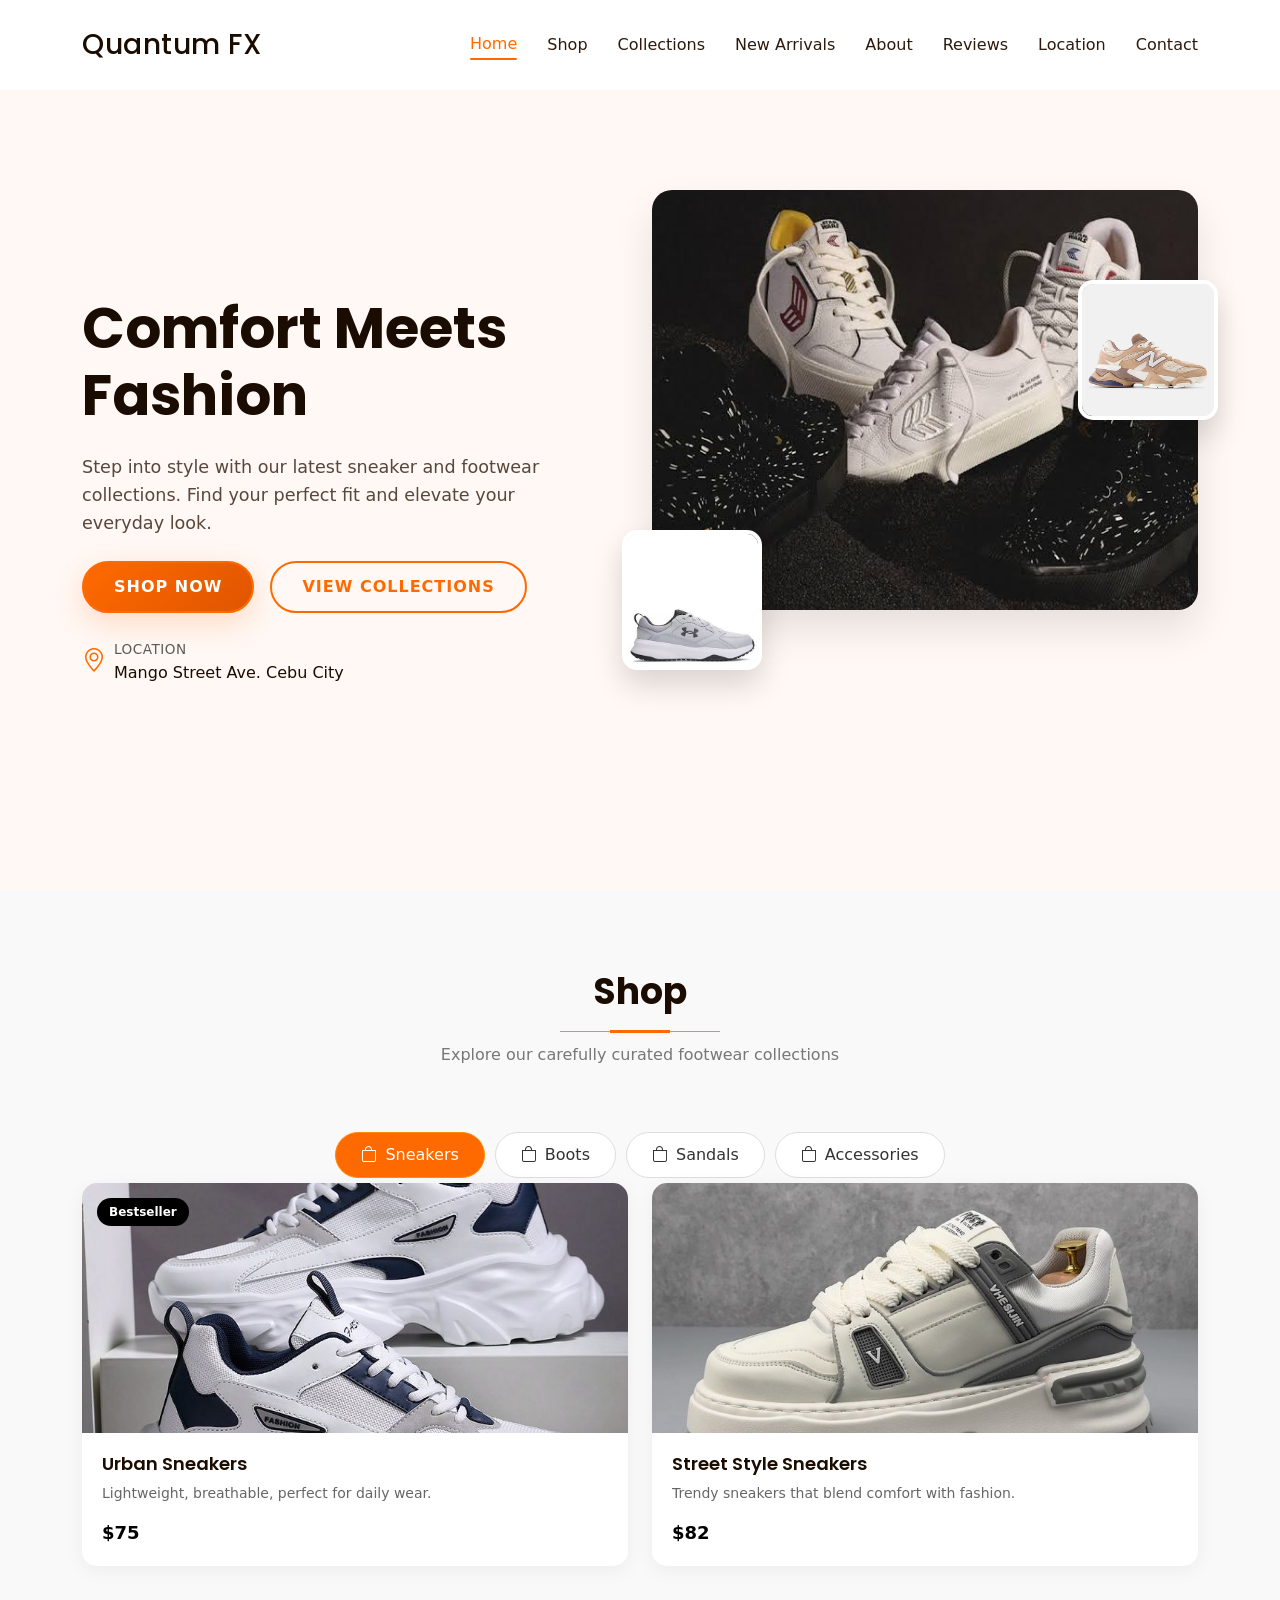
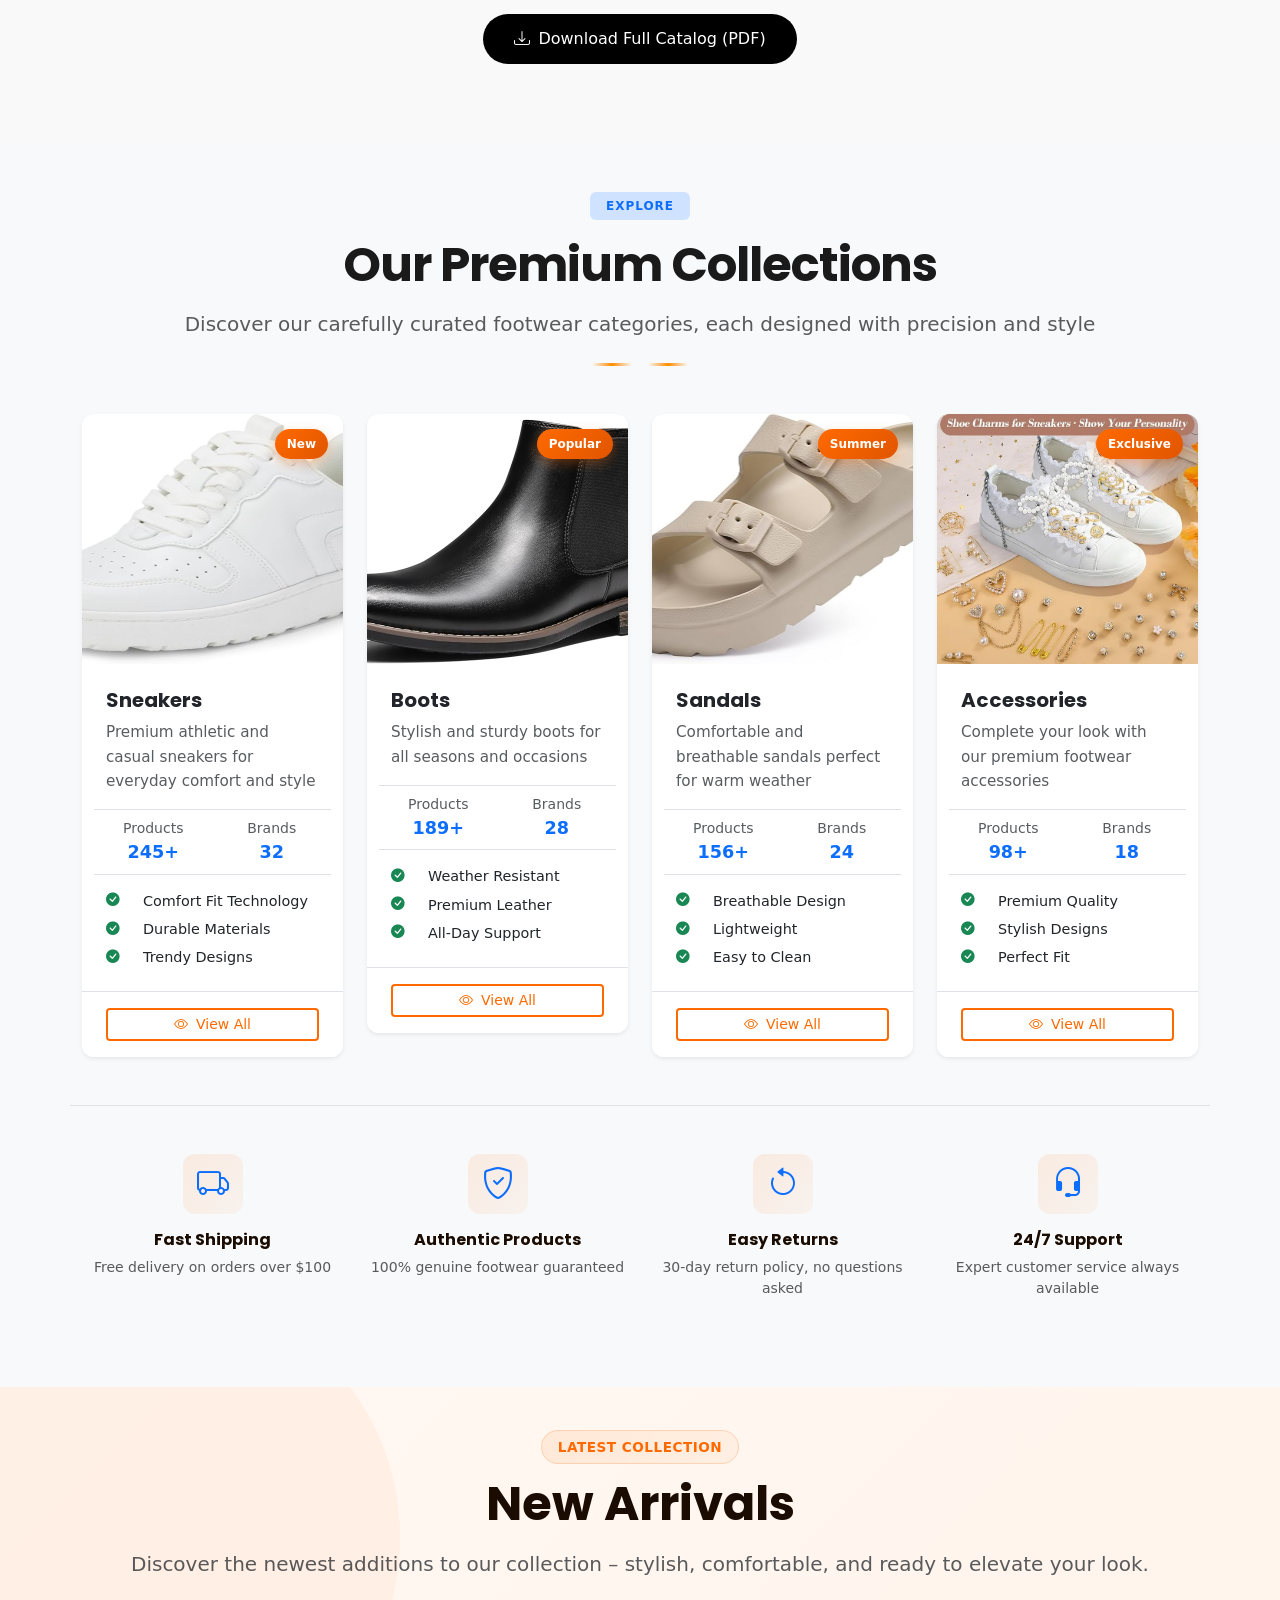
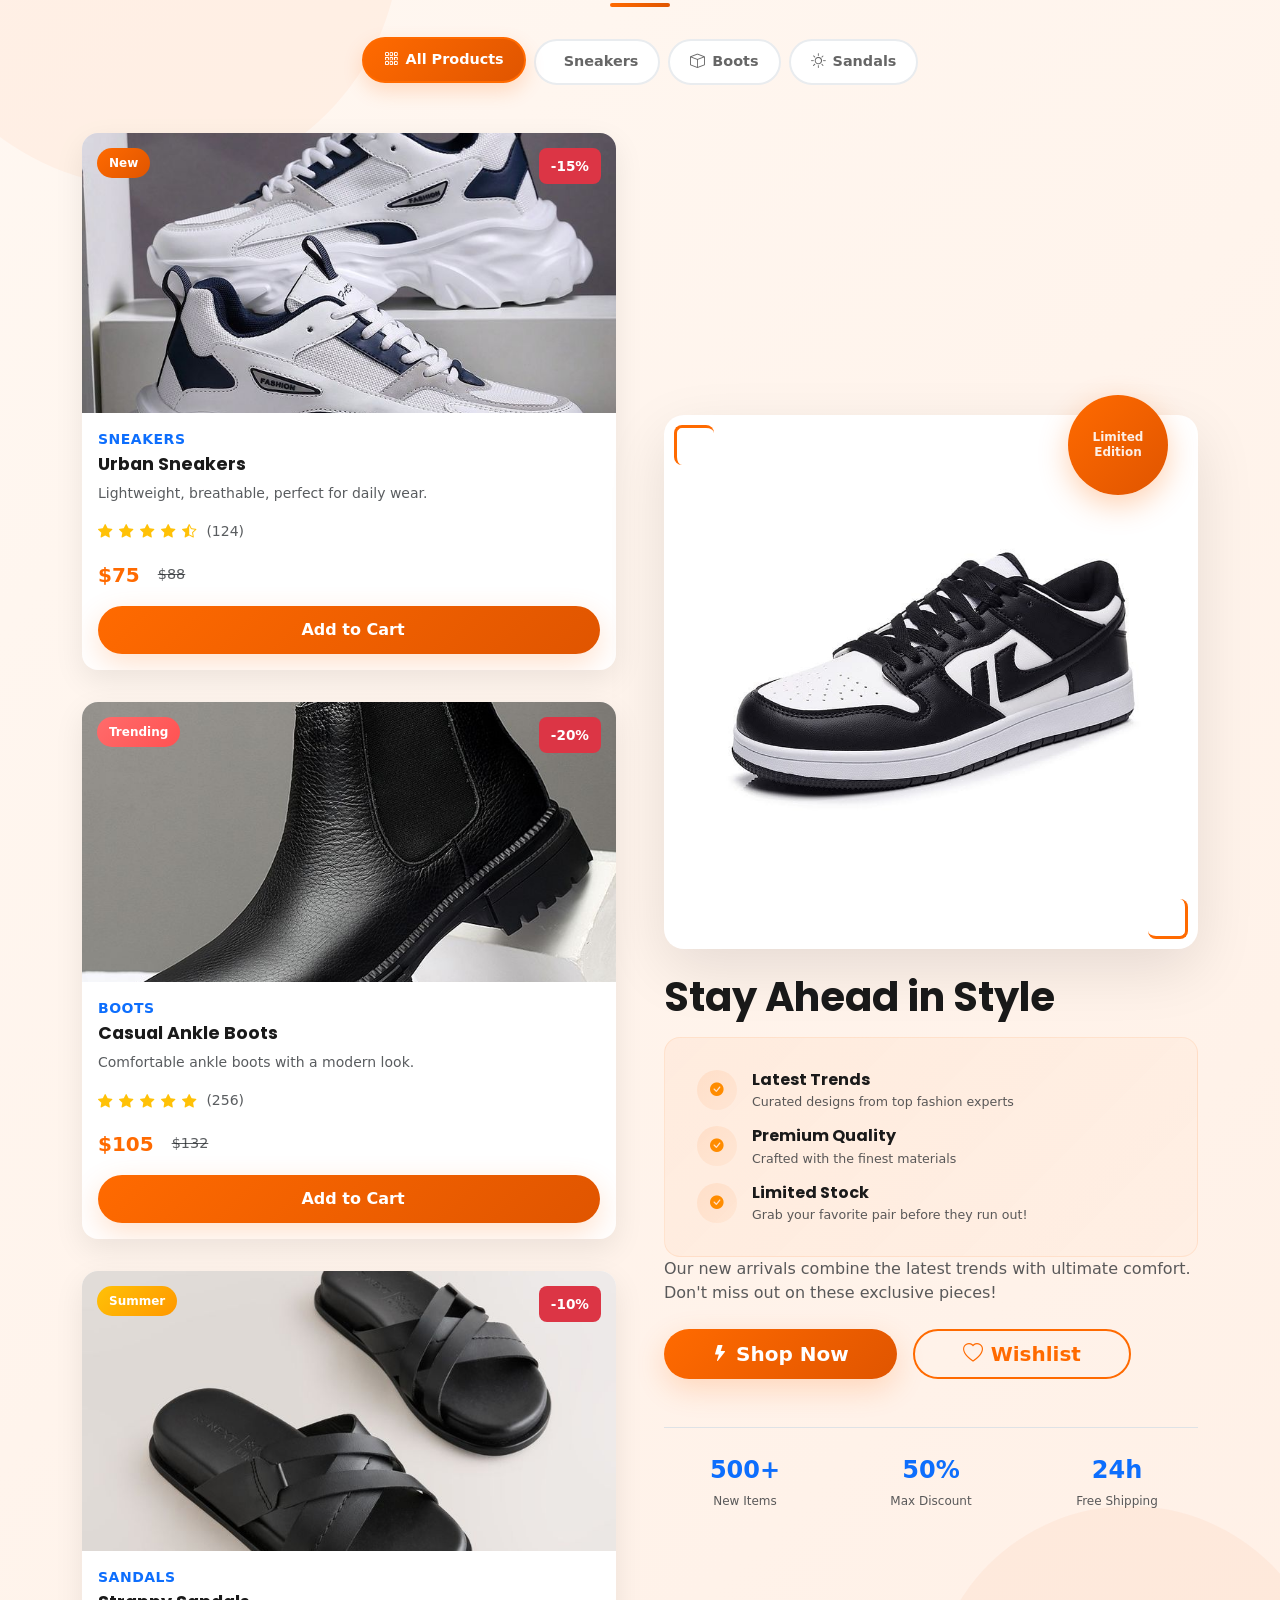
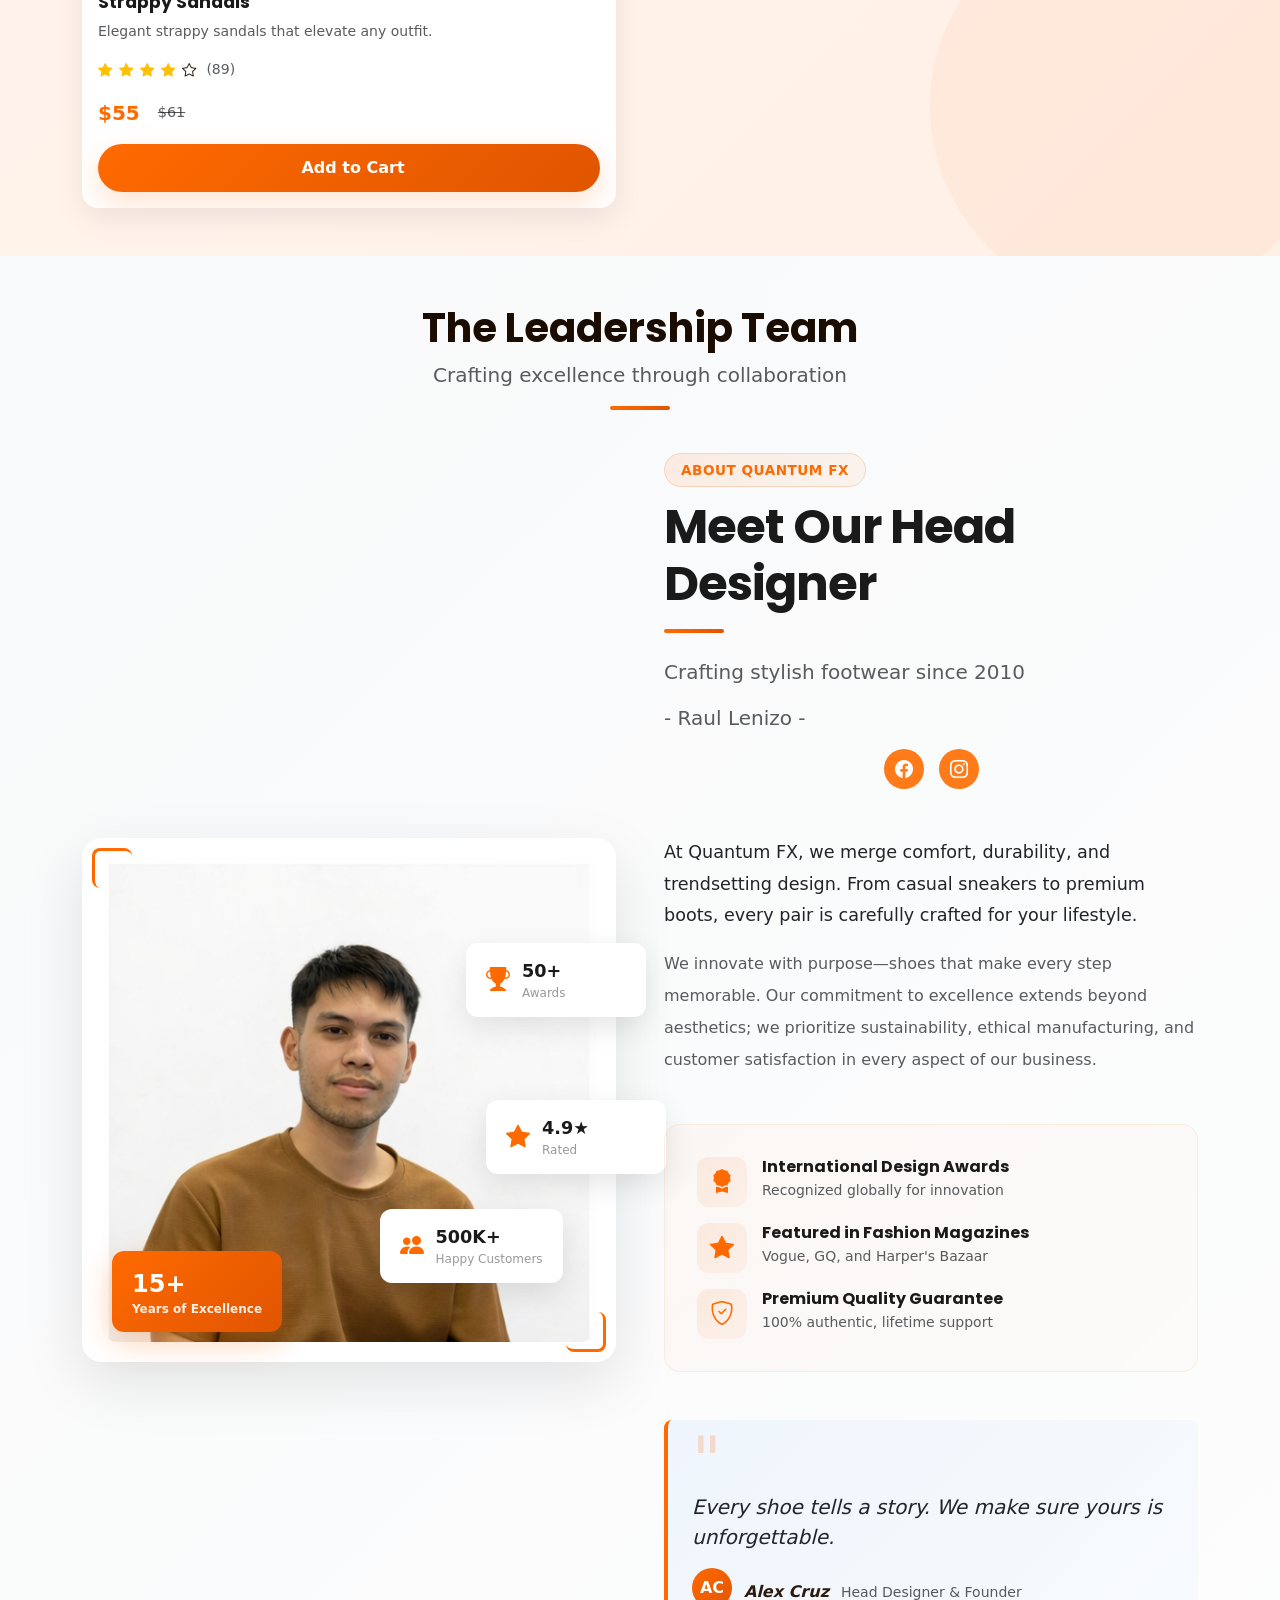
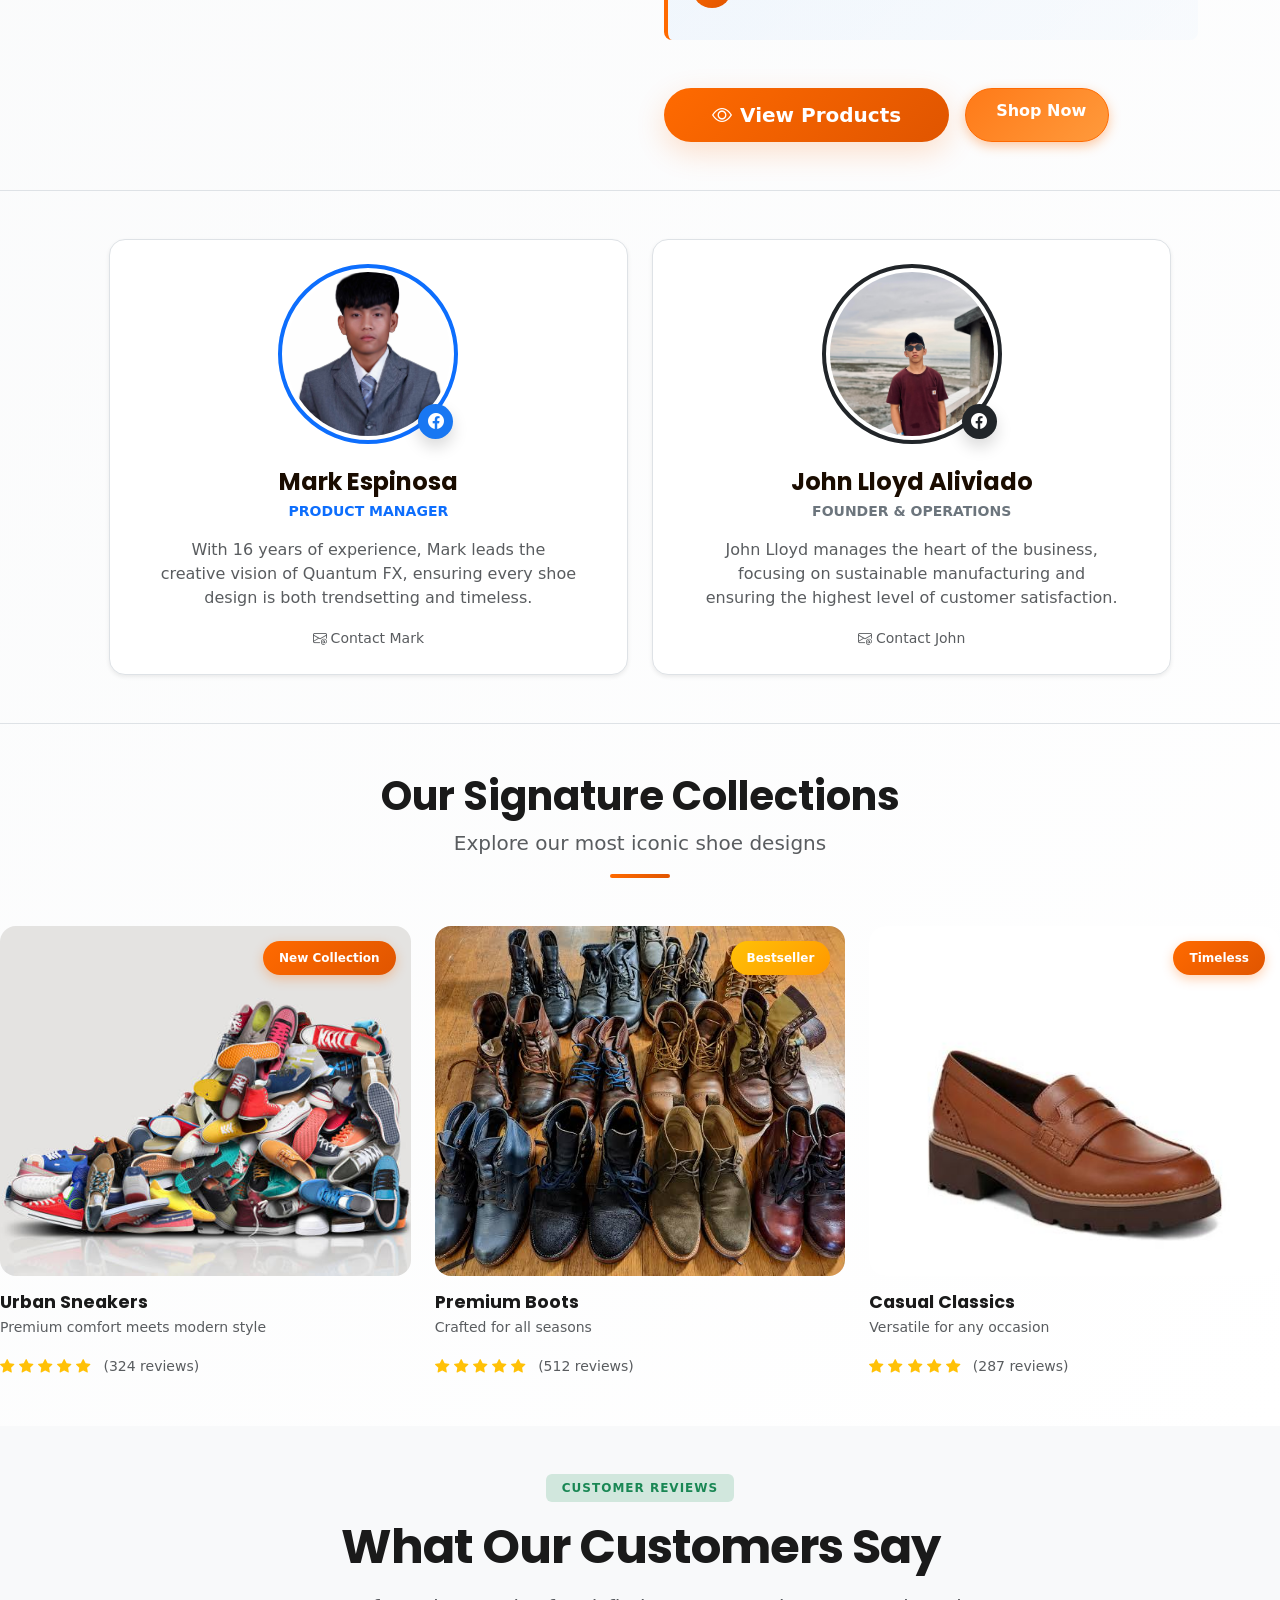
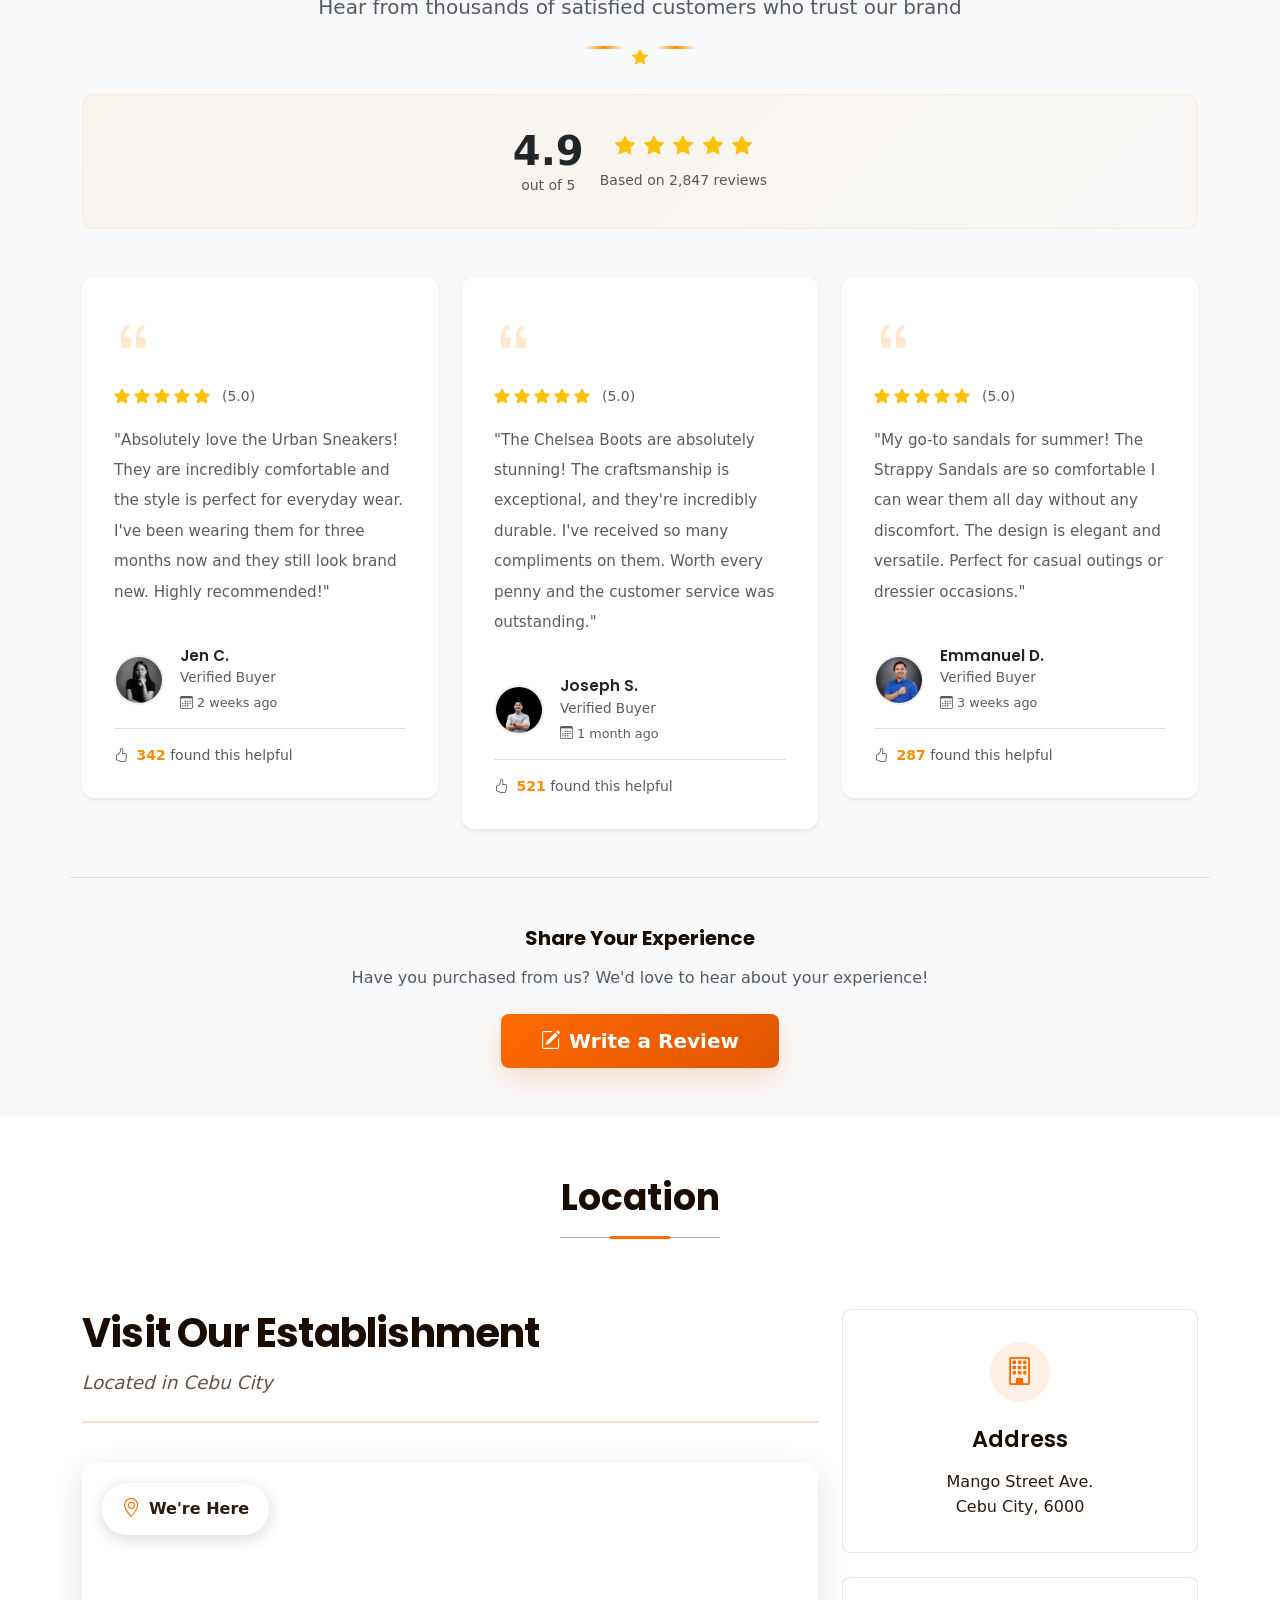
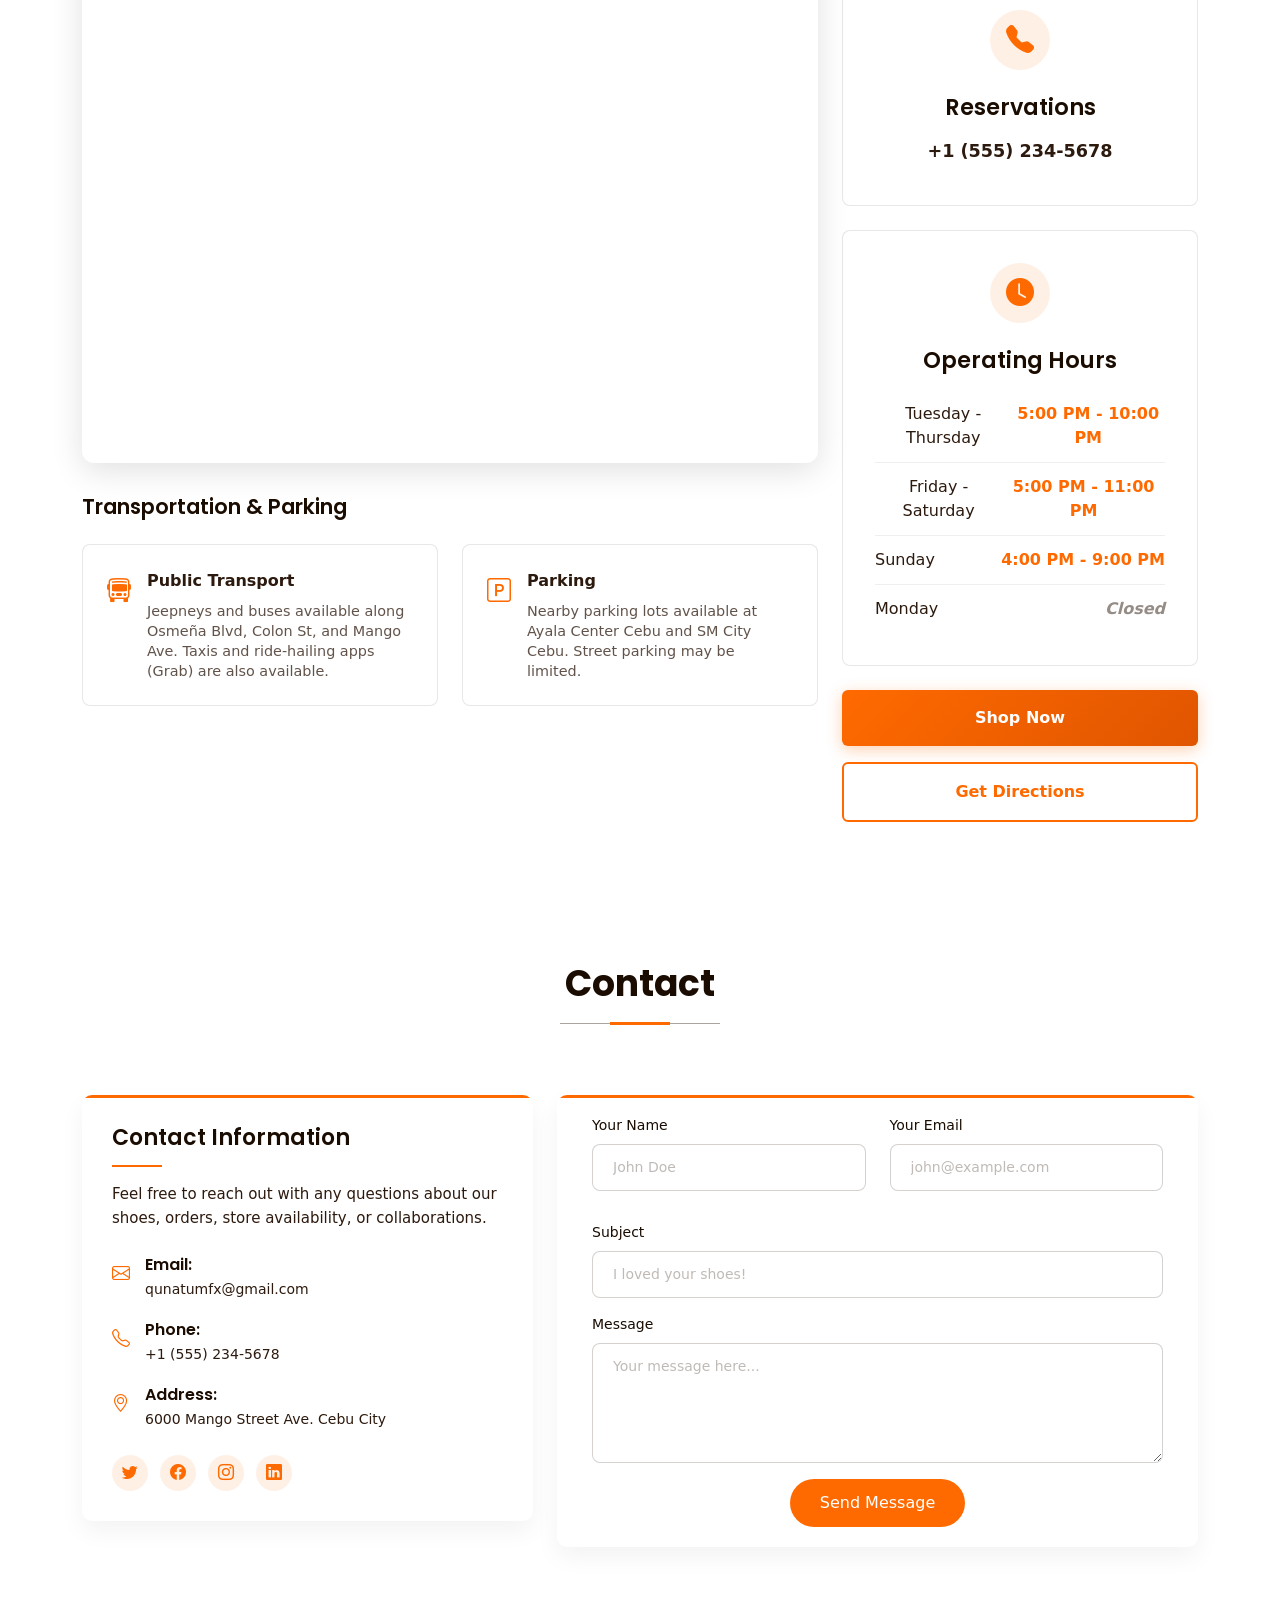
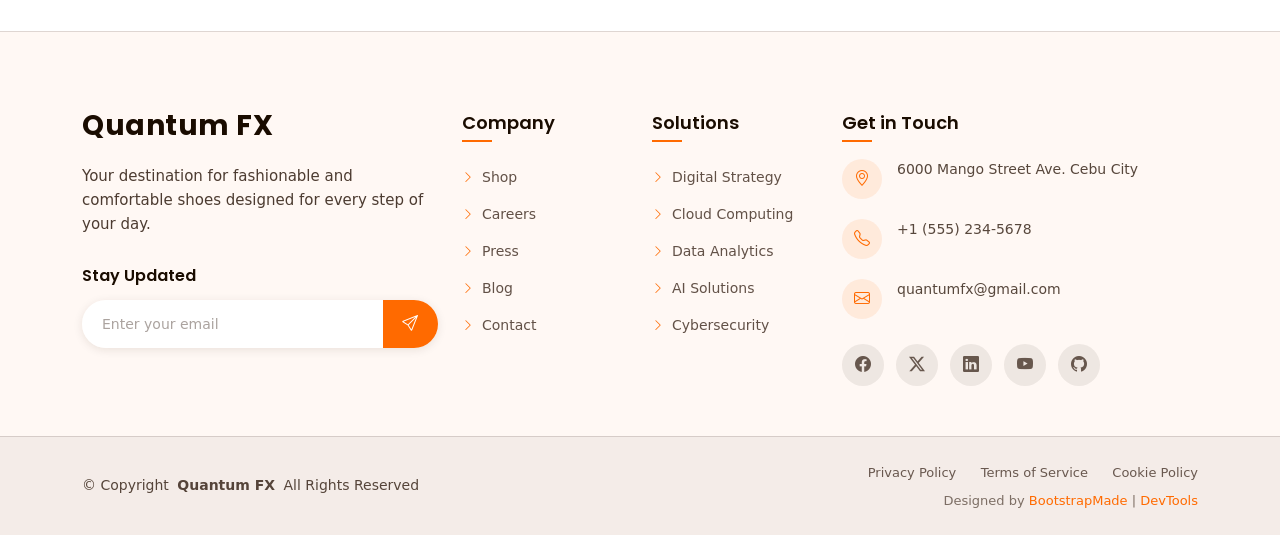
<file: index.html>
<!DOCTYPE html>
<html lang="en">

<head>
  <meta charset="utf-8">
  <meta content="width=device-width, initial-scale=1.0" name="viewport">
  <title>Quantum FX</title>
  <meta name="description" content="">
  <meta name="keywords" content="">

  <!-- Favicons -->
  <link href="assets/img/favicon/favicon-16x16.png" rel="icon">
  <link href="assets/img/favicon/apple-touch-icon.png" rel="apple-touch-icon">

  <!-- Fonts -->
  <link rel="preconnect" href="https://fonts.googleapis.com">
  <link rel="preconnect" href="https://fonts.gstatic.com" crossorigin>
  <link href="https://fonts.googleapis.com/css2?family=Poppins:ital,wght@0,100;0,200;0,300;0,400;0,500;0,600;0,700;0,800;0,900;1,100;1,200;1,300;1,400;1,500;1,600;1,700;1,800;1,900&display=swap" rel="stylesheet">
  <!-- Vendor CSS Files -->
  <link href="assets/vendor/bootstrap/css/bootstrap.min.css" rel="stylesheet">
  <link href="assets/vendor/bootstrap-icons/bootstrap-icons.css" rel="stylesheet">
  <link href="assets/vendor/aos/aos.css" rel="stylesheet">
  <link href="assets/vendor/glightbox/css/glightbox.min.css" rel="stylesheet">

  <!-- Main CSS File -->
  <link href="assets/css/main.css" rel="stylesheet">

  <!-- =======================================================
  * Template Name: Savora
  * Template URL: https://bootstrapmade.com/savora-bootstrap-restaurant-template/
  * Updated: Jul 29 2025 with Bootstrap v5.3.7
  * Author: BootstrapMade.com
  * License: https://bootstrapmade.com/license/
  ======================================================== -->
</head>

<body class="index-page">

  <header id="header" class="header d-flex align-items-center sticky-top">
  <div class="container position-relative d-flex align-items-center justify-content-between">

    <!-- Logo -->
    <a href="index.html" class="logo d-flex align-items-center me-auto me-xl-0">
      <h1 class="sitename">Quantum FX</h1>
    </a>

    <!-- Navigation Menu -->
    <nav id="navmenu" class="navmenu">
      <ul>
        <li><a href="#hero" class="active">Home</a></li>
        <li><a href="#shop">Shop</a></li>
        <li><a href="#collections">Collections</a></li>
        <li><a href="#new-arrivals">New Arrivals</a></li>
        <li><a href="#about">About</a></li>
        <li><a href="#reviews">Reviews</a></li>
        <li><a href="#location">Location</a></li>
        <li><a href="#contact">Contact</a></li>
      </ul>
      <i class="mobile-nav-toggle d-xl-none bi bi-list"></i>
    </nav>
  </div>
</header>

  <main class="main">

<section id="hero" class="hero section light-background">
  
  <div class="container" data-aos="fade-up" data-aos-delay="100">
    
    <div class="hero-content">
      <div class="row align-items-center">
        
        <div class="col-lg-6" data-aos="fade-right" data-aos-delay="200">
          <div class="content">
            <!-- Hero Title -->
            <h1 class="hero-title mb-4">Comfort Meets Fashion</h1>
            
            <!-- Hero Subtitle -->
            <p class="hero-subtitle mb-4">
              Step into style with our latest sneaker and footwear collections. Find your perfect fit and elevate your everyday look.
            </p>
            
            <!-- CTA Buttons -->
            <div class="hero-actions d-flex flex-wrap gap-3 mb-4">
              <a href="#shop" class="btn btn-primary btn-shop-now hero-cta-btn">Shop Now</a>
              <a href="#collections" class="btn btn-outline">View Collections</a>
            </div>
            
            <!-- Hero Info Section -->
            <div class="hero-info d-flex flex-wrap align-items-center gap-4">
              <div class="info-item d-flex align-items-center">
                <i class="bi bi-geo-alt me-2"></i>
                <div>
                  <small class="text-muted">Location</small>
                  <div class="fw-medium">Mango Street Ave. Cebu City</div>
                </div>
              </div>
            </div>
          </div>
        </div>
        
        <div class="col-lg-6" data-aos="fade-left" data-aos-delay="300">
          <div class="hero-images">
            <div class="main-image">
              <img src="./assets/img/shoes/shoes-main.jpeg" alt="Latest Sneaker Collection" class="img-fluid">
            </div>
            <div class="floating-images">
              <div class="floating-image floating-image-1">
                <img src="./assets/img/shoes/new_b.jpeg" alt="Trendy Shoes" class="img-fluid"> 
              </div>
              <div class="floating-image floating-image-2">
                <img src="./assets/img/shoes/under_a.jpeg" alt="Casual Sneakers" class="img-fluid">
              </div>
            </div>
          </div>
        </div>
      </div>
    </div>
  </div>
  
</section><!-- /Hero Section -->

    <!-- Shop Section -->
<section id="shop" class="shop section">
  
  <!-- Section Title -->
  <div class="container section-title" data-aos="fade-up">
    <h2>Shop</h2>
    <p>Explore our carefully curated footwear collections</p>
  </div><!-- End Section Title -->

<div class="container" data-aos="fade-up" data-aos-delay="100">
  
  <div class="row">
    <div class="col-lg-12">
      <div class="menu-filters">
        <ul class="nav nav-pills justify-content-center" id="menuTabs" role="tablist">
          <li class="nav-item" role="presentation">
            <button class="nav-link active" id="menu-starters-tab" data-bs-toggle="pill" data-bs-target="#menu-starters" type="button" role="tab">
              <i class="bi bi-bag me-2"></i>Sneakers
            </button>
          </li>
          <li class="nav-item" role="presentation">
            <button class="nav-link" id="menu-mains-tab" data-bs-toggle="pill" data-bs-target="#menu-mains" type="button" role="tab">
              <i class="bi bi-bag me-2"></i>Boots
            </button>
          </li>
          <li class="nav-item" role="presentation">
            <button class="nav-link" id="menu-desserts-tab" data-bs-toggle="pill" data-bs-target="#menu-desserts" type="button" role="tab">
              <i class="bi bi-bag me-2"></i>Sandals
            </button>
          </li>
          <li class="nav-item" role="presentation">
            <button class="nav-link" id="menu-drinks-tab" data-bs-toggle="pill" data-bs-target="#menu-drinks" type="button" role="tab">
              <i class="bi bi-bag me-2"></i>Accessories
            </button>
          </li>
        </ul>
      </div>
    </div>
  </div>
  
        <div class="tab-content" id="menuTabContent">
      <!-- Sneakers Tab -->
      <div class="tab-pane fade show active" id="menu-starters" role="tabpanel">
        <div class="row gy-4" data-aos="fade-up" data-aos-delay="200">
          <div class="col-lg-6">
            <div class="menu-item">
              <div class="menu-item-image">
                <img src="./assets/img/shoes/urban-sneakers.jpeg" class="img-fluid" alt="Urban Sneakers">
                <div class="special-badge">Bestseller</div>
              </div>
              <div class="menu-item-content">
                <div class="menu-item-header">
                  <h4>Urban Sneakers</h4>
                </div>
                <p>Lightweight, breathable, perfect for daily wear.</p>
                <div class="menu-item-footer">
                  <span class="price">$75</span>
                </div>
              </div>
            </div>
          </div>
          
          <div class="col-lg-6">
            <div class="menu-item">
              <div class="menu-item-image">
                <img src="./assets/img/shoes/street-style-sneakers.jpeg" class="img-fluid" alt="Street Style Sneakers">
              </div>
              <div class="menu-item-content">
                <div class="menu-item-header">
                  <h4>Street Style Sneakers</h4>
                </div>
                <p>Trendy sneakers that blend comfort with fashion.</p>
                <div class="menu-item-footer">
                  <span class="price">$82</span>
                </div>
              </div>
            </div>
          </div>
        </div>
      </div>

<!-- Boots Tab -->
<div class="tab-pane fade" id="menu-mains" role="tabpanel">
  <div class="row gy-4" data-aos="fade-up" data-aos-delay="200">
    
    <div class="col-lg-6">
      <div class="menu-item">
        <div class="menu-item-image">
          <img src="./assets/img/shoes/classic-leather-boots.jpeg" class="img-fluid" alt="Classic Leather Boots">
          <div class="special-badge">Premium</div>
        </div>
        <div class="menu-item-content">
          <div class="menu-item-header">
            <h4>Classic Leather Boots</h4>
            <div class="dietary-tags">
              <span class="tag premium"><i class="bi bi-star-fill"></i></span>
            </div>
          </div>
          <p>Durable leather boots with a timeless design for work and casual wear.</p>
          <div class="menu-item-footer">
            <span class="price">$120</span>
          </div>
        </div>
      </div>
    </div>
    
    <div class="col-lg-6">
      <div class="menu-item">
        <div class="menu-item-image">
          <img src="./assets/img/shoes/casual-ankle.jpeg" class="img-fluid" alt="Casual Ankle Boots">
        </div>
        <div class="menu-item-content">
          <div class="menu-item-header">
            <h4>Casual Ankle Boots</h4>
            <div class="dietary-tags">
              <span class="tag premium"><i class="bi bi-star-fill"></i></span>
            </div>
          </div>
          <p>Comfortable ankle boots with a modern look for everyday outings.</p>
          <div class="menu-item-footer">
            <span class="price">$105</span>
          </div>
        </div>
      </div>
    </div>
    
    <div class="col-lg-6">
      <div class="menu-item">
        <div class="menu-item-image">
          <img src="./assets/img/shoes/hiking-boots.jpeg" class="img-fluid" alt="Hiking Boots">
        </div>
        <div class="menu-item-content">
          <div class="menu-item-header">
            <h4>Hiking Boots</h4>
            <div class="dietary-tags">
              <span class="tag premium"><i class="bi bi-star-fill"></i></span>
            </div>
          </div>
          <p>Rugged hiking boots built for tough terrains and outdoor adventures.</p>
          <div class="menu-item-footer">
            <span class="price">$135</span>
          </div>
        </div>
      </div>
    </div>
    
    <div class="col-lg-6">
      <div class="menu-item">
        <div class="menu-item-image">
          <img src="./assets/img/shoes/chelsea-boots.jpeg" class="img-fluid" alt="Chelsea Boots">
        </div>
        <div class="menu-item-content">
          <div class="menu-item-header">
            <h4>Chelsea Boots</h4>
            <div class="dietary-tags">
              <span class="tag premium"><i class="bi bi-star-fill"></i></span>
            </div>
          </div>
          <p>Sleek and stylish Chelsea boots perfect for formal and casual occasions.</p>
          <div class="menu-item-footer">
            <span class="price">$140</span>
          </div>
        </div>
      </div>
    </div>
    
  </div>
</div>

<!-- Sandals Tab -->
<div class="tab-pane fade" id="menu-desserts" role="tabpanel">
  <div class="row gy-4" data-aos="fade-up" data-aos-delay="200">
    
    <div class="col-lg-6">
      <div class="menu-item">
        <div class="menu-item-image">
          <img src="./assets/img/shoes/leather-sandals.jpeg" class="img-fluid" alt="Leather Sandals">
          <div class="special-badge">Popular</div>
        </div>
        <div class="menu-item-content">
          <div class="menu-item-header">
            <h4>Leather Sandals</h4>
            <div class="dietary-tags">
              <span class="tag premium"><i class="bi bi-star-fill"></i></span>
            </div>
          </div>
          <p>Classic leather sandals for casual summer outings.</p>
          <div class="menu-item-footer">
            <span class="price">$45</span>
          </div>
        </div>
      </div>
    </div>
    
    <div class="col-lg-6">
      <div class="menu-item">
        <div class="menu-item-image">
          <img src="./assets/img/shoes/beach-flip-flops.jpeg" class="img-fluid" alt="Beach Flip-Flops">
        </div>
        <div class="menu-item-content">
          <div class="menu-item-header">
            <h4>Beach Flip-Flops</h4>
            <div class="dietary-tags">
              <span class="tag casual"><i class="bi bi-check-circle"></i></span>
            </div>
          </div>
          <p>Lightweight and comfortable flip-flops perfect for beach days.</p>
          <div class="menu-item-footer">
            <span class="price">$25</span>
          </div>
        </div>
      </div>
    </div>
    
    <div class="col-lg-6">
      <div class="menu-item">
        <div class="menu-item-image">
          <img src="./assets/img/shoes/strappy.jpeg" class="img-fluid" alt="Strappy Sandals">
        </div>
        <div class="menu-item-content">
          <div class="menu-item-header">
            <h4>Strappy Sandals</h4>
            <div class="dietary-tags">
              <span class="tag stylish"><i class="bi bi-leaf"></i></span>
            </div>
          </div>
          <p>Elegant strappy sandals that elevate any casual outfit.</p>
          <div class="menu-item-footer">
            <span class="price">$55</span>
          </div>
        </div>
      </div>
    </div>
    
    <div class="col-lg-6">
      <div class="menu-item">
        <div class="menu-item-image">
          <img src="./assets/img/shoes/wedge-sandals.jpeg" class="img-fluid" alt="Wedge Sandals">
        </div>
        <div class="menu-item-content">
          <div class="menu-item-header">
            <h4>Wedge Sandals</h4>
            <div class="dietary-tags">
              <span class="tag premium"><i class="bi bi-star-fill"></i></span>
            </div>
          </div>
          <p>Comfortable wedge sandals perfect for both casual and dressy occasions.</p>
          <div class="menu-item-footer">
            <span class="price">$60</span>
          </div>
        </div>
      </div>
    </div>
    
  </div>
</div>

<!-- Accessories Tab -->
<div class="tab-pane fade" id="menu-drinks" role="tabpanel">
  <div class="row gy-4" data-aos="fade-up" data-aos-delay="200">
    
    <div class="col-lg-6">
      <div class="menu-item">
        <div class="menu-item-image">
          <img src="./assets/img/shoes/insoles.jpg" class="img-fluid" alt="Premium Insoles">
          <div class="special-badge">Best Seller</div>
        </div>
        <div class="menu-item-content">
          <div class="menu-item-header">
            <h4>Premium Insoles</h4>
            <div class="dietary-tags">
              <span class="tag premium"><i class="bi bi-star-fill"></i></span>
            </div>
          </div>
          <p>High-quality insoles for maximum comfort and support inside any shoe.</p>
          <div class="menu-item-footer">
            <span class="price">$20</span>
          </div>
        </div>
      </div>
    </div>
    
    <div class="col-lg-6">
      <div class="menu-item">
        <div class="menu-item-image">
          <img src="./assets/img/shoes/shoe-care-kit.jpg" class="img-fluid" alt="Shoe Care Kit">
        </div>
        <div class="menu-item-content">
          <div class="menu-item-header">
            <h4>Shoe Care Kit</h4>
            <div class="dietary-tags">
              <span class="tag essential"><i class="bi bi-check-circle"></i></span>
            </div>
          </div>
          <p>Complete kit with polish, brushes, and cloths to keep your shoes in perfect condition.</p>
          <div class="menu-item-footer">
            <span class="price">$30</span>
          </div>
        </div>
      </div>
    </div>
    
    <div class="col-lg-6">
      <div class="menu-item">
        <div class="menu-item-image">
          <img src="./assets/img/shoes/designer-socks.jpg" class="img-fluid" alt="Designer Socks">
        </div>
        <div class="menu-item-content">
          <div class="menu-item-header">
            <h4>Designer Socks</h4>
            <div class="dietary-tags">
              <span class="tag stylish"><i class="bi bi-leaf"></i></span>
            </div>
          </div>
          <p>Soft, breathable designer socks that complement your footwear and style.</p>
          <div class="menu-item-footer">
            <span class="price">$15</span>
          </div>
        </div>
      </div>
    </div>
    
    <div class="col-lg-6">
      <div class="menu-item">
        <div class="menu-item-image">
          <img src="./assets/img/shoes/waterproof-shoe-spray.jpg" class="img-fluid" alt="Waterproof Shoe Spray">
        </div>
        <div class="menu-item-content">
          <div class="menu-item-header">
            <h4>Waterproof Shoe Spray</h4>
            <div class="dietary-tags">
              <span class="tag essential"><i class="bi bi-check-circle"></i></span>
            </div>
          </div>
          <p>Protect your shoes from water and stains with this easy-to-use spray.</p>
          <div class="menu-item-footer">
            <span class="price">$18</span>
          </div>
        </div>
      </div>
    </div>
    
  </div>
</div>

<div class="row mt-5">
  <div class="col-12 text-center" data-aos="fade-up" data-aos-delay="300">
    <a href="#" class="btn btn-download">
      <i class="bi bi-download me-2"></i>Download Full Catalog (PDF)
    </a>
  </div>
</div>
</div>
</section>
<!-- /Menu Section -->

    <!-- ==============================
     COLLECTIONS SECTION - ENHANCED
    ============================== -->
<section id="collections" class="collections section py-5 bg-light">
  <div class="container">
    <!-- Section Header with Subtitle -->
    <div class="text-center mb-5" data-aos="fade-up">
      <div class="mb-3">
        <span class="badge bg-primary-subtle text-primary px-3 py-2">EXPLORE</span>
      </div>
      <h2 class="fw-bold display-5 mb-3">Our Premium Collections</h2>
      <p class="text-muted fs-5 mb-2">Discover our carefully curated footwear categories, each designed with precision and style</p>
      <div class="d-flex justify-content-center gap-2 mt-4">
        <div class="divider-line"></div>
        <i class="bi bi-shoe"></i>
        <div class="divider-line"></div>
      </div>
    </div>

    <!-- Collections Grid with Enhanced Cards -->
    <div class="row g-4" data-aos="fade-up" data-aos-delay="100">

      <!-- Collection Item 1: Sneakers -->
      <div class="col-lg-3 col-md-6">
        <div class="collection-wrapper">
          <div class="card border-0 collection-card shadow-sm">
            <!-- Image Container with Overlay -->
            <div class="collection-image-wrapper position-relative overflow-hidden">
              <img src="./assets/img/shoes/collection-sneakers.jpg" class="card-img-top collection-img" alt="Sneakers Collection">
              <div class="collection-overlay d-flex align-items-center justify-content-center">
                <div class="overlay-content text-center">
                  <i class="bi bi-arrow-right fs-3 text-white mb-2"></i>
                  <p class="text-white fw-semibold">Explore Collection</p>
                </div>
              </div>
              <span class="collection-badge">New</span>
            </div>

            <!-- Card Body -->
            <div class="card-body">
              <h5 class="card-title text-dark fw-bold mb-2">Sneakers</h5>
              <p class="card-text text-muted small mb-3">
                Premium athletic and casual sneakers for everyday comfort and style
              </p>
              
              <!-- Stats Row -->
              <div class="row text-center mb-3 border-top border-bottom py-2">
                <div class="col-6">
                  <small class="text-muted d-block">Products</small>
                  <strong class="text-primary">245+</strong>
                </div>
                <div class="col-6">
                  <small class="text-muted d-block">Brands</small>
                  <strong class="text-primary">32</strong>
                </div>
              </div>

              <!-- Features -->
              <div class="features-list small">
                <div class="feature-item mb-2">
                  <i class="bi bi-check-circle-fill text-success me-2"></i>
                  <span>Comfort Fit Technology</span>
                </div>
                <div class="feature-item mb-2">
                  <i class="bi bi-check-circle-fill text-success me-2"></i>
                  <span>Durable Materials</span>
                </div>
                <div class="feature-item">
                  <i class="bi bi-check-circle-fill text-success me-2"></i>
                  <span>Trendy Designs</span>
                </div>
              </div>
            </div>

            <!-- Card Footer -->
            <div class="card-footer bg-white border-top">
              <a href="#menu-starters" class="btn btn-sm btn-outline-primary w-100 text-center text-decoration-none">
                <i class="bi bi-eye me-2"></i>View All
              </a>
            </div>
          </div>
        </div>
      </div>

      <!-- Collection Item 2: Boots -->
      <div class="col-lg-3 col-md-6">
        <div class="collection-wrapper">
          <div class="card border-0 collection-card shadow-sm">
            <!-- Image Container with Overlay -->
            <div class="collection-image-wrapper position-relative overflow-hidden">
              <img src="./assets/img/shoes/collection-boots.jpg" class="card-img-top collection-img" alt="Boots Collection">
              <div class="collection-overlay d-flex align-items-center justify-content-center">
                <div class="overlay-content text-center">
                  <i class="bi bi-arrow-right fs-3 text-white mb-2"></i>
                  <p class="text-white fw-semibold">Explore Collection</p>
                </div>
              </div>
              <span class="collection-badge">Popular</span>
            </div>

            <!-- Card Body -->
            <div class="card-body">
              <h5 class="card-title text-dark fw-bold mb-2">Boots</h5>
              <p class="card-text text-muted small mb-3">
                Stylish and sturdy boots for all seasons and occasions
              </p>
              
              <!-- Stats Row -->
              <div class="row text-center mb-3 border-top border-bottom py-2">
                <div class="col-6">
                  <small class="text-muted d-block">Products</small>
                  <strong class="text-primary">189+</strong>
                </div>
                <div class="col-6">
                  <small class="text-muted d-block">Brands</small>
                  <strong class="text-primary">28</strong>
                </div>
              </div>

              <!-- Features -->
              <div class="features-list small">
                <div class="feature-item mb-2">
                  <i class="bi bi-check-circle-fill text-success me-2"></i>
                  <span>Weather Resistant</span>
                </div>
                <div class="feature-item mb-2">
                  <i class="bi bi-check-circle-fill text-success me-2"></i>
                  <span>Premium Leather</span>
                </div>
                <div class="feature-item">
                  <i class="bi bi-check-circle-fill text-success me-2"></i>
                  <span>All-Day Support</span>
                </div>
              </div>
            </div>

            <!-- Card Footer -->
            <div class="card-footer bg-white border-top">
              <a href="#menu-mains" class="btn btn-sm btn-outline-primary w-100 text-center text-decoration-none">
                <i class="bi bi-eye me-2"></i>View All
              </a>
            </div>
          </div>
        </div>
      </div>

      <!-- Collection Item 3: Sandals -->
      <div class="col-lg-3 col-md-6">
        <div class="collection-wrapper">
          <div class="card border-0 collection-card shadow-sm">
            <!-- Image Container with Overlay -->
            <div class="collection-image-wrapper position-relative overflow-hidden">
              <img src="./assets/img/shoes/collection-sandals.jpg" class="card-img-top collection-img" alt="Sandals Collection">
              <div class="collection-overlay d-flex align-items-center justify-content-center">
                <div class="overlay-content text-center">
                  <i class="bi bi-arrow-right fs-3 text-white mb-2"></i>
                  <p class="text-white fw-semibold">Explore Collection</p>
                </div>
              </div>
              <span class="collection-badge">Summer</span>
            </div>

            <!-- Card Body -->
            <div class="card-body">
              <h5 class="card-title text-dark fw-bold mb-2">Sandals</h5>
              <p class="card-text text-muted small mb-3">
                Comfortable and breathable sandals perfect for warm weather
              </p>
              
              <!-- Stats Row -->
              <div class="row text-center mb-3 border-top border-bottom py-2">
                <div class="col-6">
                  <small class="text-muted d-block">Products</small>
                  <strong class="text-primary">156+</strong>
                </div>
                <div class="col-6">
                  <small class="text-muted d-block">Brands</small>
                  <strong class="text-primary">24</strong>
                </div>
              </div>

              <!-- Features -->
              <div class="features-list small">
                <div class="feature-item mb-2">
                  <i class="bi bi-check-circle-fill text-success me-2"></i>
                  <span>Breathable Design</span>
                </div>
                <div class="feature-item mb-2">
                  <i class="bi bi-check-circle-fill text-success me-2"></i>
                  <span>Lightweight</span>
                </div>
                <div class="feature-item">
                  <i class="bi bi-check-circle-fill text-success me-2"></i>
                  <span>Easy to Clean</span>
                </div>
              </div>
            </div>

            <!-- Card Footer -->
            <div class="card-footer bg-white border-top">
              <a href="#menu-desserts" class="btn btn-sm btn-outline-primary w-100 text-center text-decoration-none">
                <i class="bi bi-eye me-2"></i>View All
              </a>
            </div>
          </div>
        </div>
      </div>

      <!-- Collection Item 4: Accessories -->
      <div class="col-lg-3 col-md-6">
        <div class="collection-wrapper">
          <div class="card border-0 collection-card shadow-sm">
            <!-- Image Container with Overlay -->
            <div class="collection-image-wrapper position-relative overflow-hidden">
              <img src="./assets/img/shoes/accessories-collections.jpg" class="card-img-top collection-img" alt="Accessories Collection">
              <div class="collection-overlay d-flex align-items-center justify-content-center">
                <div class="overlay-content text-center">
                  <i class="bi bi-arrow-right fs-3 text-white mb-2"></i>
                  <p class="text-white fw-semibold">Explore Collection</p>
                </div>
              </div>
              <span class="collection-badge">Exclusive</span>
            </div>

            <!-- Card Body -->
            <div class="card-body">
              <h5 class="card-title text-dark fw-bold mb-2">Accessories</h5>
              <p class="card-text text-muted small mb-3">
                Complete your look with our premium footwear accessories
              </p>
              
              <!-- Stats Row -->
              <div class="row text-center mb-3 border-top border-bottom py-2">
                <div class="col-6">
                  <small class="text-muted d-block">Products</small>
                  <strong class="text-primary">98+</strong>
                </div>
                <div class="col-6">
                  <small class="text-muted d-block">Brands</small>
                  <strong class="text-primary">18</strong>
                </div>
              </div>

              <!-- Features -->
              <div class="features-list small">
                <div class="feature-item mb-2">
                  <i class="bi bi-check-circle-fill text-success me-2"></i>
                  <span>Premium Quality</span>
                </div>
                <div class="feature-item mb-2">
                  <i class="bi bi-check-circle-fill text-success me-2"></i>
                  <span>Stylish Designs</span>
                </div>
                <div class="feature-item">
                  <i class="bi bi-check-circle-fill text-success me-2"></i>
                  <span>Perfect Fit</span>
                </div>
              </div>
            </div>

            <!-- Card Footer -->
            <div class="card-footer bg-white border-top">
              <a href="#menu-drinks" class="btn btn-sm btn-outline-primary w-100 text-center text-decoration-none">
                <i class="bi bi-eye me-2"></i>View All
              </a>
            </div>
          </div>
        </div>
      </div>

    </div>

    <!-- Additional Info Section -->
    <div class="row mt-5 pt-5 border-top" data-aos="fade-up" data-aos-delay="200">
      <div class="col-md-3 text-center mb-4">
        <div class="info-icon mb-3">
          <i class="bi bi-truck fs-2 text-primary"></i>
        </div>
        <h6 class="fw-bold">Fast Shipping</h6>
        <p class="text-muted small">Free delivery on orders over $100</p>
      </div>
      <div class="col-md-3 text-center mb-4">
        <div class="info-icon mb-3">
          <i class="bi bi-shield-check fs-2 text-primary"></i>
        </div>
        <h6 class="fw-bold">Authentic Products</h6>
        <p class="text-muted small">100% genuine footwear guaranteed</p>
      </div>
      <div class="col-md-3 text-center mb-4">
        <div class="info-icon mb-3">
          <i class="bi bi-arrow-counterclockwise fs-2 text-primary"></i>
        </div>
        <h6 class="fw-bold">Easy Returns</h6>
        <p class="text-muted small">30-day return policy, no questions asked</p>
      </div>
      <div class="col-md-3 text-center mb-4">
        <div class="info-icon mb-3">
          <i class="bi bi-headset fs-2 text-primary"></i>
        </div>
        <h6 class="fw-bold">24/7 Support</h6>
        <p class="text-muted small">Expert customer service always available</p>
      </div>
    </div>

  </div>
</section>

<!-- ==============================
     NEW ARRIVALS SECTION – ADVANCED DESIGN
============================== -->
<section id="new-arrivals" class="new-arrivals section py-5 position-relative overflow-hidden">
  <!-- Background Decorations -->
  <div class="arrivals-bg-decoration decoration-1"></div>
  <div class="arrivals-bg-decoration decoration-2"></div>

  <div class="container" data-aos="fade-up" data-aos-delay="100">

    <!-- Premium Section Header -->
    <div class="section-header-premium text-center mb-5" data-aos="fade-up">
      <div class="header-badge mb-3">
        <span class="badge-pill">LATEST COLLECTION</span>
      </div>
      <h2 class="fw-bold display-5 mb-3">New Arrivals</h2>
      <p class="text-muted fs-5 mb-4">Discover the newest additions to our collection – stylish, comfortable, and ready to elevate your look.</p>
      <div class="header-divider mx-auto mb-4"></div>

      <!-- Filter Tabs -->
      <div class="filter-tabs d-flex justify-content-center gap-2 flex-wrap">
        <button class="filter-btn active" data-filter="all">
          <i class="bi bi-grid-3x3-gap me-2"></i>All Products
        </button>
        <button class="filter-btn" data-filter="sneakers">
          <i class="bi bi-shoe me-2"></i>Sneakers
        </button>
        <button class="filter-btn" data-filter="boots">
          <i class="bi bi-box me-2"></i>Boots
        </button>
        <button class="filter-btn" data-filter="sandals">
          <i class="bi bi-sun me-2"></i>Sandals
        </button>
      </div>
    </div>

    <!-- Main Content Grid -->
    <div class="row g-5 align-items-center">
      
      <!-- Left Column: Product List with Advanced Cards -->
      <div class="col-lg-6 arrivals-list-col" data-aos="fade-right" data-aos-delay="200">
        <div class="arrivals-list-container">
          
          <!-- Product Items Grid -->
          <div class="products-grid">

            <!-- Product Item 1: Urban Sneakers -->
            <div class="product-arrival-item" data-category="sneakers">
              <div class="product-card">
                <!-- Image Container -->
                <div class="product-image-wrapper position-relative">
                  <img src="./assets/img/shoes/urban-sneakers.jpeg" alt="Urban Sneakers" class="product-img">
                  
                  <!-- Quick Actions Overlay -->
                  <div class="product-overlay">
                    <div class="overlay-actions">
                      <button class="action-btn" title="Quick View">
                        <i class="bi bi-eye"></i>
                      </button>
                      <button class="action-btn" title="Add to Wishlist">
                        <i class="bi bi-heart"></i>
                      </button>
                      <button class="action-btn" title="Add to Cart">
                        <i class="bi bi-shopping-bag"></i>
                      </button>
                    </div>
                  </div>

                  <!-- Product Badge -->
                  <span class="product-badge new">New</span>
                  <span class="product-discount">-15%</span>
                </div>

                <!-- Product Info -->
                <div class="product-info p-3">
                  <div class="product-category small text-primary fw-semibold mb-1">Sneakers</div>
                  <h5 class="product-name fw-bold mb-2">Urban Sneakers</h5>
                  <p class="product-description text-muted small mb-3">Lightweight, breathable, perfect for daily wear.</p>
                  
                  <!-- Rating -->
                  <div class="product-rating mb-3">
                    <div class="stars">
                      <i class="bi bi-star-fill text-warning"></i>
                      <i class="bi bi-star-fill text-warning"></i>
                      <i class="bi bi-star-fill text-warning"></i>
                      <i class="bi bi-star-fill text-warning"></i>
                      <i class="bi bi-star-half text-warning"></i>
                    </div>
                    <span class="rating-count ms-2 small text-muted">(124)</span>
                  </div>

                  <!-- Price -->
                  <div class="product-price mb-3">
                    <span class="current-price fw-bold fs-5">$75</span>
                    <span class="original-price text-muted text-decoration-line-through ms-2">$88</span>
                  </div>

                  <!-- Add to Cart Button -->
                  <button class="btn btn-primary w-100 rounded-pill">
                    <i class="bi bi-shopping-cart me-2"></i>Add to Cart
                  </button>
                </div>
              </div>
            </div>

            <!-- Product Item 2: Casual Ankle Boots -->
            <div class="product-arrival-item" data-category="boots">
              <div class="product-card">
                <!-- Image Container -->
                <div class="product-image-wrapper position-relative">
                  <img src="./assets/img/shoes/casual-ankle.jpeg" alt="Casual Ankle Boots" class="product-img">
                  
                  <!-- Quick Actions Overlay -->
                  <div class="product-overlay">
                    <div class="overlay-actions">
                      <button class="action-btn" title="Quick View">
                        <i class="bi bi-eye"></i>
                      </button>
                      <button class="action-btn" title="Add to Wishlist">
                        <i class="bi bi-heart"></i>
                      </button>
                      <button class="action-btn" title="Add to Cart">
                        <i class="bi bi-shopping-bag"></i>
                      </button>
                    </div>
                  </div>

                  <!-- Product Badge -->
                  <span class="product-badge trending">Trending</span>
                  <span class="product-discount">-20%</span>
                </div>

                <!-- Product Info -->
                <div class="product-info p-3">
                  <div class="product-category small text-primary fw-semibold mb-1">Boots</div>
                  <h5 class="product-name fw-bold mb-2">Casual Ankle Boots</h5>
                  <p class="product-description text-muted small mb-3">Comfortable ankle boots with a modern look.</p>
                  
                  <!-- Rating -->
                  <div class="product-rating mb-3">
                    <div class="stars">
                      <i class="bi bi-star-fill text-warning"></i>
                      <i class="bi bi-star-fill text-warning"></i>
                      <i class="bi bi-star-fill text-warning"></i>
                      <i class="bi bi-star-fill text-warning"></i>
                      <i class="bi bi-star-fill text-warning"></i>
                    </div>
                    <span class="rating-count ms-2 small text-muted">(256)</span>
                  </div>

                  <!-- Price -->
                  <div class="product-price mb-3">
                    <span class="current-price fw-bold fs-5">$105</span>
                    <span class="original-price text-muted text-decoration-line-through ms-2">$132</span>
                  </div>

                  <!-- Add to Cart Button -->
                  <button class="btn btn-primary w-100 rounded-pill">
                    <i class="bi bi-shopping-cart me-2"></i>Add to Cart
                  </button>
                </div>
              </div>
            </div>

            <!-- Product Item 3: Strappy Sandals -->
            <div class="product-arrival-item" data-category="sandals">
              <div class="product-card">
                <!-- Image Container -->
                <div class="product-image-wrapper position-relative">
                  <img src="./assets/img/shoes/strappy.jpeg" alt="Strappy Sandals" class="product-img">
                  
                  <!-- Quick Actions Overlay -->
                  <div class="product-overlay">
                    <div class="overlay-actions">
                      <button class="action-btn" title="Quick View">
                        <i class="bi bi-eye"></i>
                      </button>
                      <button class="action-btn" title="Add to Wishlist">
                        <i class="bi bi-heart"></i>
                      </button>
                      <button class="action-btn" title="Add to Cart">
                        <i class="bi bi-shopping-bag"></i>
                      </button>
                    </div>
                  </div>

                  <!-- Product Badge -->
                  <span class="product-badge summer">Summer</span>
                  <span class="product-discount">-10%</span>
                </div>

                <!-- Product Info -->
                <div class="product-info p-3">
                  <div class="product-category small text-primary fw-semibold mb-1">Sandals</div>
                  <h5 class="product-name fw-bold mb-2">Strappy Sandals</h5>
                  <p class="product-description text-muted small mb-3">Elegant strappy sandals that elevate any outfit.</p>
                  
                  <!-- Rating -->
                  <div class="product-rating mb-3">
                    <div class="stars">
                      <i class="bi bi-star-fill text-warning"></i>
                      <i class="bi bi-star-fill text-warning"></i>
                      <i class="bi bi-star-fill text-warning"></i>
                      <i class="bi bi-star-fill text-warning"></i>
                      <i class="bi bi-star"></i>
                    </div>
                    <span class="rating-count ms-2 small text-muted">(89)</span>
                  </div>

                  <!-- Price -->
                  <div class="product-price mb-3">
                    <span class="current-price fw-bold fs-5">$55</span>
                    <span class="original-price text-muted text-decoration-line-through ms-2">$61</span>
                  </div>

                  <!-- Add to Cart Button -->
                  <button class="btn btn-primary w-100 rounded-pill">
                    <i class="bi bi-shopping-cart me-2"></i>Add to Cart
                  </button>
                </div>
              </div>
            </div>

          </div>

        </div>
      </div>

      <!-- Right Column: Featured Image & Info -->
      <div class="col-lg-6 info-col" data-aos="fade-left" data-aos-delay="300">
        <div class="new-arrivals-featured">
          
          <!-- Featured Image with Decorative Elements -->
          <div class="featured-image-container position-relative mb-4">
            <div class="featured-image-frame">
              <img src="./assets/img/shoes/new-arrival.jpg" alt="New Arrivals" class="featured-img">
              
              <!-- Floating Badge -->
              <div class="floating-featured-badge">
                <div class="badge-circle">
                  <span class="badge-text">Limited<br>Edition</span>
                </div>
              </div>

              <!-- Decorative Corner Elements -->
              <div class="corner-decoration top-left"></div>
              <div class="corner-decoration bottom-right"></div>
            </div>
          </div>

          <!-- Featured Info -->
          <div class="featured-info">
            <h3 class="fw-bold display-6 mb-3">Stay Ahead in Style</h3>
            
            <!-- Feature List -->
            <div class="feature-list mb-4nav">
              <div class="feature-item mb-3">
                <div class="feature-icon">
                  <i class="bi bi-check-circle-fill"></i>
                </div>
                <div class="feature-text">
                  <h6 class="fw-bold mb-1">Latest Trends</h6>
                  <p class="text-muted small mb-0">Curated designs from top fashion experts</p>
                </div>
              </div>

              <div class="feature-item mb-3">
                <div class="feature-icon">
                  <i class="bi bi-check-circle-fill"></i>
                </div>
                <div class="feature-text">
                  <h6 class="fw-bold mb-1">Premium Quality</h6>
                  <p class="text-muted small mb-0">Crafted with the finest materials</p>
                </div>
              </div>

              <div class="feature-item">
                <div class="feature-icon">
                  <i class="bi bi-check-circle-fill"></i>
                </div>
                <div class="feature-text">
                  <h6 class="fw-bold mb-1">Limited Stock</h6>
                  <p class="text-muted small mb-0">Grab your favorite pair before they run out!</p>
                </div>
              </div>
            </div>

            <!-- CTA Section -->
            <div class="cta-section">
              <p class="text-muted mb-4">Our new arrivals combine the latest trends with ultimate comfort. Don't miss out on these exclusive pieces!</p>
              
              <div class="cta-buttons d-flex gap-3">
                <a href="#shop" class="btn btn-primary btn-shop-now btn-lg rounded-pill px-5">
                  <i class="bi bi-lightning-fill me-2"></i>Shop Now
                </a>
                <a href="#" class="btn btn-outline-primary btn-lg rounded-pill px-5">
                  <i class="bi bi-heart me-2"></i>Wishlist
                </a>
              </div>
            </div>

            <!-- Stats Section -->
            <div class="stats-section mt-5 pt-4 border-top">
              <div class="row text-center">
                <div class="col-4">
                  <div class="stat">
                    <span class="stat-number fw-bold fs-4 text-primary">500+</span>
                    <p class="stat-label small text-muted mt-1">New Items</p>
                  </div>
                </div>
                <div class="col-4">
                  <div class="stat">
                    <span class="stat-number fw-bold fs-4 text-primary">50%</span>
                    <p class="stat-label small text-muted mt-1">Max Discount</p>
                  </div>
                </div>
                <div class="col-4">
                  <div class="stat">
                    <span class="stat-number fw-bold fs-4 text-primary">24h</span>
                    <p class="stat-label small text-muted mt-1">Free Shipping</p>
                  </div>
                </div>
              </div>
            </div>
          </div>

        </div>
      </div>

    </div>

  </div>
</section>

<!-- ==============================
     ABOUT SECTION – 
============================== -->
<section id="about" class="about section py-5 position-relative overflow-hidden">
  <!-- Animated Background Elements -->
  <div class="about-bg-decoration"></div>
  
  <div class="container" data-aos="fade-up" data-aos-delay="100">
    <div class="section-header text-center mb-5" data-aos="fade-up">
    <h3 class="fw-bold display-6 mb-2">The Leadership Team</h3>
    <p class="text-muted fs-5">Crafting excellence through collaboration</p>
    <div class="gallery-divider mx-auto"></div>
  </div>
    <!-- Main About Content -->
    <div class="row align-items-center g-5 mb-5">
      
      <!-- Left: Designer Image with Advanced Effects -->
      <div class="col-lg-6" data-aos="fade-right" data-aos-delay="200">
        <div class="about-image-container position-relative">
          <!-- Main Image with Frame -->
          <div class="image-frame">
            <img src="./assets/img/person/head.png" alt="Head Designer" class="img-fluid designer-image">
            
            <!-- Floating Experience Badge -->
            <div class="experience-badge position-absolute">
              <div class="badge-content">
                <span class="badge-number">15+</span>
                <span class="badge-text">Years of Excellence</span>
              </div>
            </div>

            <!-- Decorative Elements -->
            <div class="frame-decoration frame-top-left"></div>
            <div class="frame-decoration frame-bottom-right"></div>
          </div>

          <!-- Floating Stats Cards -->
          <div class="floating-stat stat-1">
            <div class="stat-card">
              <i class="bi bi-trophy-fill"></i>
              <div class="stat-info">
                <span class="stat-number">50+</span>
                <span class="stat-label">Awards</span>
              </div>
            </div>
          </div>

          <div class="floating-stat stat-2">
            <div class="stat-card">
              <i class="bi bi-people-fill"></i>
              <div class="stat-info">
                <span class="stat-number">500K+</span>
                <span class="stat-label">Happy Customers</span>
              </div>
            </div>
          </div>

          <div class="floating-stat stat-3">
            <div class="stat-card">
              <i class="bi bi-star-fill"></i>
              <div class="stat-info">
                <span class="stat-number">4.9★</span>
                <span class="stat-label">Rated</span>
              </div>
            </div>
          </div>
        </div>
      </div>

      <!-- Right: Advanced About Content -->
      <div class="col-lg-6" data-aos="fade-left" data-aos-delay="300">
        <div class="about-content">

          <!-- Premium Section Header -->
          <div class="section-header mb-5">
  <div class="header-badge mb-3">
    <span class="badge-pill">ABOUT QUANTUM FX</span>
  </div>

  <h2 class="fw-bold display-5 mb-3">Meet Our Head Designer</h2>
  <div class="header-divider mb-4"></div>

  <p class="text-muted fs-5">Crafting stylish footwear since 2010</p>
  <p class="text-muted fs-5">- Raul Lenizo -</p>

  <!-- Social Links -->
  <div class="designer-social mt-3">
    <a href="https://www.facebook.com/sadnexx09" class="social-icon"><i class="bi bi-facebook"></i></a>
    <a href="https://www.instagram.com/_ralzzz_/" class="social-icon"><i class="bi bi-instagram"></i></a>
  </div>
</div>

          <!-- Story with Enhanced Typography -->
          <div class="story-text mb-5">
            <p class="lead text-dark mb-3">At <strong>Quantum FX</strong>, we merge comfort, durability, and trendsetting design. From casual sneakers to premium boots, every pair is carefully crafted for your lifestyle.</p>
            <p class="text-muted lh-lg">We innovate with purpose—shoes that make every step memorable. Our commitment to excellence extends beyond aesthetics; we prioritize sustainability, ethical manufacturing, and customer satisfaction in every aspect of our business.</p>
          </div>

          <!-- Advanced Highlights with Icons -->
          <div class="designer-highlights mb-5">
            <div class="highlight-row mb-3">
              <div class="highlight-item">
                <div class="highlight-icon">
                  <i class="bi bi-award-fill"></i>
                </div>
                <div class="highlight-text">
                  <h6 class="fw-bold mb-1">International Design Awards</h6>
                  <p class="text-muted small mb-0">Recognized globally for innovation</p>
                </div>
              </div>
            </div>

            <div class="highlight-row mb-3">
              <div class="highlight-item">
                <div class="highlight-icon">
                  <i class="bi bi-star-fill"></i>
                </div>
                <div class="highlight-text">
                  <h6 class="fw-bold mb-1">Featured in Fashion Magazines</h6>
                  <p class="text-muted small mb-0">Vogue, GQ, and Harper's Bazaar</p>
                </div>
              </div>
            </div>

            <div class="highlight-row">
              <div class="highlight-item">
                <div class="highlight-icon">
                  <i class="bi bi-shield-check"></i>
                </div>
                <div class="highlight-text">
                  <h6 class="fw-bold mb-1">Premium Quality Guarantee</h6>
                  <p class="text-muted small mb-0">100% authentic, lifetime support</p>
                </div>
              </div>
            </div>
          </div>

          <!-- Designer Quote with Enhanced Styling -->
          <div class="designer-quote mb-5 p-4 rounded-3" style="background: linear-gradient(135deg, rgba(0,123,255,0.05), rgba(0,123,255,0.02));">
            <div class="quote-mark">"</div>
            <p class="fst-italic fs-5 mb-3 text-dark">Every shoe tells a story. We make sure yours is unforgettable.</p>
            <div class="quote-author">
              <div class="author-avatar" style="width: 40px; height: 40px; background: linear-gradient(135deg, #ff6a00, #e05500); border-radius: 50%; display: flex; align-items: center; justify-content: center; color: white; font-weight: bold; margin-bottom: 0.5rem;">AC</div>
              <cite class="d-block fw-semibold">Alex Cruz</cite>
              <small class="text-muted">Head Designer & Founder</small>
            </div>
          </div>

          <!-- Advanced CTA Buttons -->
          <div class="cta-buttons d-flex gap-3 flex-wrap">
            <a href="#shop" class="btn btn-primary btn-lg rounded-pill px-5">
              <i class="bi bi-eye me-2"></i>View Products
            </a>
            <a href="#shop" class="btn-shop-now me-3 d-none d-sm-block">
              <i class="bi bi-shopping-bag me-2"></i>Shop Now
            </a>
          </div>

        </div>
      </div>

    </div>

  </div>
  <div class="team-section mt-5 pt-5 border-top">
  <div class="row g-4 justify-content-center">
    
    <div class="col-lg-5 col-md-6" data-aos="fade-right" data-aos-delay="100">
      <div class="staff-card p-4 text-center shadow-sm bg-white rounded-4 border">
        <div class="staff-img-container mb-4 position-relative d-inline-block">
          <img src="./assets/img/person/mark.jpg" alt="Mark Espinosa" class="rounded-circle img-fluid border border-4 border-primary p-1" style="width: 180px; height: 180px; object-fit: cover;">
          
          <a href="https://www.facebook.com/markespinosa130968" target="_blank" class="staff-social-link position-absolute shadow">
            <i class="bi bi-facebook"></i>
          </a>
        </div>
        
        <h4 class="fw-bold mb-1">Mark Espinosa</h4>
        <p class="text-primary fw-semibold text-uppercase small mb-3">Product Manager</p>
        <p class="text-muted px-lg-4">With 16 years of experience, Mark leads the creative vision of Quantum FX, ensuring every shoe design is both trendsetting and timeless.</p>
        
        <div class="contact-hint mt-3">
          <a href="mailto:markespinosa@gmail.com" class="text-decoration-none small text-muted">
            <i class="bi bi-envelope-at me-1"></i>Contact Mark
          </a>
        </div>
      </div>
    </div>

    <div class="col-lg-5 col-md-6" data-aos="fade-left" data-aos-delay="200">
      <div class="staff-card p-4 text-center shadow-sm bg-white rounded-4 border">
        <div class="staff-img-container mb-4 position-relative d-inline-block">
          <img src="./assets/img/person/john.jpg" alt="John Lloyd" class="rounded-circle img-fluid border border-4 border-dark p-1" style="width: 180px; height: 180px; object-fit: cover;">
          
          <a href="https://www.facebook.com/loydjohn34" target="_blank" class="staff-social-link position-absolute shadow bg-dark">
            <i class="bi bi-facebook"></i>
          </a>
        </div>
        
        <h4 class="fw-bold mb-1">John Lloyd Aliviado</h4>
        <p class="text-secondary fw-semibold text-uppercase small mb-3">Founder & Operations</p>
        <p class="text-muted px-lg-4">John Lloyd manages the heart of the business, focusing on sustainable manufacturing and ensuring the highest level of customer satisfaction.</p>
        
        <div class="contact-hint mt-3">
          <a href="mailto:johnlloyd@gmail.com" class="text-decoration-none small text-muted">
            <i class="bi bi-envelope-at me-1"></i>Contact John
          </a>
        </div>
      </div>
    </div>

  </div>
  <!-- Premium Shoe Gallery with Advanced Effects -->
    <div class="shoe-gallery-section mt-5 pt-5 border-top">
      <div class="gallery-header text-center mb-5" data-aos="fade-up">
        <h3 class="fw-bold display-6 mb-2">Our Signature Collections</h3>
        <p class="text-muted fs-5">Explore our most iconic shoe designs</p>
        <div class="gallery-divider mx-auto"></div>
      </div>

      <div class="shoe-gallery row g-4" data-aos="fade-up" data-aos-delay="400">
        
        <!-- Gallery Item 1 -->
        <div class="col-lg-4 col-md-6">
          <div class="gallery-item-wrapper">
            <div class="gallery-item position-relative overflow-hidden">
              <img src="./assets/img/shoes/sneakers.jpg" alt="Urban Sneakers" class="img-fluid gallery-img">
              
              <!-- Advanced Overlay -->
              <div class="gallery-overlay">
                <div class="overlay-content">
                  <div class="overlay-icon">
                    <i class="bi bi-arrow-right"></i>
                  </div>
                  <h5 class="text-white fw-bold mb-2">Urban Sneakers</h5>
                  <p class="text-white-50 small mb-3">Casual comfort for everyday wear</p>
                  <button class="btn btn-sm btn-light rounded-pill">
                    <i class="bi bi-eye me-1"></i>Explore
                  </button>
                </div>
              </div>

              <!-- Gallery Badge -->
              <span class="gallery-badge">New Collection</span>
            </div>
            
            <!-- Item Info -->
            <div class="gallery-info mt-3">
              <h6 class="fw-bold mb-1">Urban Sneakers</h6>
              <p class="text-muted small">Premium comfort meets modern style</p>
              <div class="gallery-rating">
                <i class="bi bi-star-fill text-warning"></i>
                <i class="bi bi-star-fill text-warning"></i>
                <i class="bi bi-star-fill text-warning"></i>
                <i class="bi bi-star-fill text-warning"></i>
                <i class="bi bi-star-fill text-warning"></i>
                <span class="ms-2 small text-muted">(324 reviews)</span>
              </div>
            </div>
          </div>
        </div>

        <!-- Gallery Item 2 -->
        <div class="col-lg-4 col-md-6">
          <div class="gallery-item-wrapper">
            <div class="gallery-item position-relative overflow-hidden">
              <img src="./assets/img/shoes/boots.jpeg" alt="Premium Boots" class="img-fluid gallery-img">
              
              <!-- Advanced Overlay -->
              <div class="gallery-overlay">
                <div class="overlay-content">
                  <div class="overlay-icon">
                    <i class="bi bi-arrow-right"></i>
                  </div>
                  <h5 class="text-white fw-bold mb-2">Premium Boots</h5>
                  <p class="text-white-50 small mb-3">Durable, stylish, and versatile</p>
                  <button class="btn btn-sm btn-light rounded-pill">
                    <i class="bi bi-eye me-1"></i>Explore
                  </button>
                </div>
              </div>

              <!-- Gallery Badge -->
              <span class="gallery-badge bestseller">Bestseller</span>
            </div>
            
            <!-- Item Info -->
            <div class="gallery-info mt-3">
              <h6 class="fw-bold mb-1">Premium Boots</h6>
              <p class="text-muted small">Crafted for all seasons</p>
              <div class="gallery-rating">
                <i class="bi bi-star-fill text-warning"></i>
                <i class="bi bi-star-fill text-warning"></i>
                <i class="bi bi-star-fill text-warning"></i>
                <i class="bi bi-star-fill text-warning"></i>
                <i class="bi bi-star-fill text-warning"></i>
                <span class="ms-2 small text-muted">(512 reviews)</span>
              </div>
            </div>
          </div>
        </div>

        <!-- Gallery Item 3 -->
        <div class="col-lg-4 col-md-6">
          <div class="gallery-item-wrapper">
            <div class="gallery-item position-relative overflow-hidden">
              <img src="./assets/img/shoes/casual-shoes.jpeg" alt="Casual Classics" class="img-fluid gallery-img">
              
              <!-- Advanced Overlay -->
              <div class="gallery-overlay">
                <div class="overlay-content">
                  <div class="overlay-icon">
                    <i class="bi bi-arrow-right"></i>
                  </div>
                  <h5 class="text-white fw-bold mb-2">Casual Classics</h5>
                  <p class="text-white-50 small mb-3">Everyday shoes with timeless design</p>
                  <button class="btn btn-sm btn-light rounded-pill">
                    <i class="bi bi-eye me-1"></i>Explore
                  </button>
                </div>
              </div>

              <!-- Gallery Badge -->
              <span class="gallery-badge">Timeless</span>
            </div>
            
            <!-- Item Info -->
            <div class="gallery-info mt-3">
              <h6 class="fw-bold mb-1">Casual Classics</h6>
              <p class="text-muted small">Versatile for any occasion</p>
              <div class="gallery-rating">
                <i class="bi bi-star-fill text-warning"></i>
                <i class="bi bi-star-fill text-warning"></i>
                <i class="bi bi-star-fill text-warning"></i>
                <i class="bi bi-star-fill text-warning"></i>
                <i class="bi bi-star-fill text-warning"></i>
                <span class="ms-2 small text-muted">(287 reviews)</span>
              </div>
            </div>
          </div>
        </div>

      </div>
    </div>
</div>
  
</section>


<!-- ==============================
     TESTIMONIALS / REVIEWS SECTION - ENHANCED
============================== -->
<section id="reviews" class="reviews section py-5 bg-light">
  <div class="container">

    <!-- Section Header with Enhanced Design -->
    <div class="text-center mb-5" data-aos="fade-up">
      <div class="mb-3">
        <span class="badge bg-success-subtle text-success px-3 py-2">CUSTOMER REVIEWS</span>
      </div>
      <h2 class="fw-bold display-5 mb-3">What Our Customers Say</h2>
      <p class="text-muted fs-5 mb-2">Hear from thousands of satisfied customers who trust our brand</p>
      <div class="d-flex justify-content-center gap-2 mt-4">
        <div class="divider-line"></div>
        <i class="bi bi-star-fill text-warning"></i>
        <div class="divider-line"></div>
      </div>
      
      <!-- Overall Rating Summary -->
      <div class="rating-summary mt-4">
        <div class="d-flex justify-content-center align-items-center gap-3">
          <div class="rating-score">
            <span class="display-6 fw-bold text-dark">4.9</span>
            <small class="text-muted d-block">out of 5</small>
          </div>
          <div class="rating-stars">
            <div class="stars-display mb-2">
              <i class="bi bi-star-fill text-warning"></i>
              <i class="bi bi-star-fill text-warning"></i>
              <i class="bi bi-star-fill text-warning"></i>
              <i class="bi bi-star-fill text-warning"></i>
              <i class="bi bi-star-fill text-warning"></i>
            </div>
            <small class="text-muted">Based on 2,847 reviews</small>
          </div>
        </div>
      </div>
    </div>

    <!-- Testimonials Grid -->
    <div class="row g-4" data-aos="fade-up" data-aos-delay="100">

      <!-- Testimonial 1 -->
      <div class="col-lg-4 col-md-6">
        <div class="review-card-wrapper">
          <div class="card review-card shadow-sm border-0 h-100">
            <!-- Quote Icon -->
            <div class="quote-icon">
              <i class="bi bi-quote"></i>
            </div>

            <!-- Star Rating -->
            <div class="review-rating mb-3">
              <i class="bi bi-star-fill text-warning"></i>
              <i class="bi bi-star-fill text-warning"></i>
              <i class="bi bi-star-fill text-warning"></i>
              <i class="bi bi-star-fill text-warning"></i>
              <i class="bi bi-star-fill text-warning"></i>
              <span class="ms-2 text-muted small">(5.0)</span>
            </div>

            <!-- Review Content -->
            <div class="review-content mb-4">
              <p class="text-muted lh-lg">"Absolutely love the Urban Sneakers! They are incredibly comfortable and the style is perfect for everyday wear. I've been wearing them for three months now and they still look brand new. Highly recommended!"</p>
            </div>

            <!-- Reviewer Info -->
            <div class="reviewer-info d-flex align-items-center mt-auto">
              <img src="./assets/img/person/person-f-1.jpg" alt="Jen Carzon" class="reviewer-avatar rounded-circle me-3">
              <div class="reviewer-details">
                <h6 class="mb-0 fw-semibold text-dark">Jen C.</h6>
                <small class="text-muted">Verified Buyer</small>
                <div class="review-meta small text-muted mt-1">
                  <i class="bi bi-calendar3 me-1"></i>2 weeks ago
                </div>
              </div>
            </div>

            <!-- Helpful Footer -->
            <div class="review-footer mt-3 pt-3 border-top">
              <small class="text-muted">
                <i class="bi bi-hand-thumbs-up me-1"></i>
                <span class="helpful-count">342</span> found this helpful
              </small>
            </div>
          </div>
        </div>
      </div>

      <!-- Testimonial 2 -->
      <div class="col-lg-4 col-md-6">
        <div class="review-card-wrapper">
          <div class="card review-card shadow-sm border-0 h-100">
            <!-- Quote Icon -->
            <div class="quote-icon">
              <i class="bi bi-quote"></i>
            </div>

            <!-- Star Rating -->
            <div class="review-rating mb-3">
              <i class="bi bi-star-fill text-warning"></i>
              <i class="bi bi-star-fill text-warning"></i>
              <i class="bi bi-star-fill text-warning"></i>
              <i class="bi bi-star-fill text-warning"></i>
              <i class="bi bi-star-fill text-warning"></i>
              <span class="ms-2 text-muted small">(5.0)</span>
            </div>

            <!-- Review Content -->
            <div class="review-content mb-4">
              <p class="text-muted lh-lg">"The Chelsea Boots are absolutely stunning! The craftsmanship is exceptional, and they're incredibly durable. I've received so many compliments on them. Worth every penny and the customer service was outstanding."</p>
            </div>

            <!-- Reviewer Info -->
            <div class="reviewer-info d-flex align-items-center mt-auto">
              <img src="./assets/img/person/person-m-1.png" alt="Joseph Sabello" class="reviewer-avatar rounded-circle me-3">
              <div class="reviewer-details">
                <h6 class="mb-0 fw-semibold text-dark">Joseph S.</h6>
                <small class="text-muted">Verified Buyer</small>
                <div class="review-meta small text-muted mt-1">
                  <i class="bi bi-calendar3 me-1"></i>1 month ago
                </div>
              </div>
            </div>

            <!-- Helpful Footer -->
            <div class="review-footer mt-3 pt-3 border-top">
              <small class="text-muted">
                <i class="bi bi-hand-thumbs-up me-1"></i>
                <span class="helpful-count">521</span> found this helpful
              </small>
            </div>
          </div>
        </div>
      </div>

      <!-- Testimonial 3 -->
      <div class="col-lg-4 col-md-6">
        <div class="review-card-wrapper">
          <div class="card review-card shadow-sm border-0 h-100">
            <!-- Quote Icon -->
            <div class="quote-icon">
              <i class="bi bi-quote"></i>
            </div>

            <!-- Star Rating -->
            <div class="review-rating mb-3">
              <i class="bi bi-star-fill text-warning"></i>
              <i class="bi bi-star-fill text-warning"></i>
              <i class="bi bi-star-fill text-warning"></i>
              <i class="bi bi-star-fill text-warning"></i>
              <i class="bi bi-star-fill text-warning"></i>
              <span class="ms-2 text-muted small">(5.0)</span>
            </div>

            <!-- Review Content -->
            <div class="review-content mb-4">
              <p class="text-muted lh-lg">"My go-to sandals for summer! The Strappy Sandals are so comfortable I can wear them all day without any discomfort. The design is elegant and versatile. Perfect for casual outings or dressier occasions."</p>
            </div>

            <!-- Reviewer Info -->
            <div class="reviewer-info d-flex align-items-center mt-auto">
              <img src="./assets/img/person/person-m-2.png" alt="Emmanuel Dapidran Pacquiao" class="reviewer-avatar rounded-circle me-3">
              <div class="reviewer-details">
                <h6 class="mb-0 fw-semibold text-dark">Emmanuel D.</h6>
                <small class="text-muted">Verified Buyer</small>
                <div class="review-meta small text-muted mt-1">
                  <i class="bi bi-calendar3 me-1"></i>3 weeks ago
                </div>
              </div>
            </div>

            <!-- Helpful Footer -->
            <div class="review-footer mt-3 pt-3 border-top">
              <small class="text-muted">
                <i class="bi bi-hand-thumbs-up me-1"></i>
                <span class="helpful-count">287</span> found this helpful
              </small>
            </div>
          </div>
        </div>
      </div>
    </div>
    <!-- Call to Action -->
    <div class="row mt-5 pt-5 border-top" data-aos="fade-up" data-aos-delay="300">
      <div class="col-12 text-center">
        <h5 class="fw-bold mb-3">Share Your Experience</h5>
        <p class="text-muted mb-4">Have you purchased from us? We'd love to hear about your experience!</p>
        <button class="btn btn-primary btn-lg">
          <i class="bi bi-pencil-square me-2"></i>Write a Review
        </button>
      </div>
    </div>
  </div>
</section>


    <!-- Location Section -->
    <section id="location" class="location section">

      <div class="container" data-aos="fade-up" data-aos-delay="100">
          <div class="container section-title" data-aos="fade-up">
        <h2>Location</h2>
      </div>

        <div class="row gy-5">
          <div class="col-lg-8" data-aos="fade-up" data-aos-delay="200">
            <div class="location-content">
              <div class="content-header">
                <h2>Visit Our Establishment</h2>
                <p class="subtitle">Located in Cebu City</p>
              </div>

              <div class="map-wrapper">
                <iframe src="https://www.google.com/maps/embed?pb=!1m18!1m12!1m3!1d3925.3789717078653!2d123.89793857376847!3d10.3115250675994!2m3!1f0!2f0!3f0!3m2!1i1024!2i768!4f13.1!3m3!1m2!1s0x33a999443a8fce9d%3A0x4d1704aeed48b3a2!2sGeneral%20Maxilom%20Ave%2C%20Cebu%20City%2C%206000%20Cebu!5e0!3m2!1sen!2sph!4v1773034496690!5m2!1sen!2sph" width="100%" height="100%" style="border:0;" allowfullscreen="" loading="lazy" referrerpolicy="no-referrer-when-downgrade"></iframe>
                <div class="map-overlay">
                  <div class="location-badge">
                    <i class="bi bi-geo-alt"></i>
                    <span>We're Here</span>
                  </div>
                </div>
              </div>

              <div class="transportation-info" data-aos="fade-up" data-aos-delay="300">
                <h4>Transportation &amp; Parking</h4>
                <div class="transport-grid">
                  <div class="transport-item">
                    <i class="bi bi-bus-front"></i>
                    <div class="details">
                      <strong>Public Transport</strong>
                      <p>Jeepneys and buses available along Osmeña Blvd, Colon St, and Mango Ave. Taxis and ride-hailing apps (Grab) are also available.</p>
                    </div>
                  </div>
                  <div class="transport-item">
                    <i class="bi bi-p-square"></i>
                    <div class="details">
                      <strong>Parking</strong>
                      <p>Nearby parking lots available at Ayala Center Cebu and SM City Cebu. Street parking may be limited.</p>
                    </div>
                  </div>
                </div>
              </div>
            </div>
          </div>

          <div class="col-lg-4" data-aos="fade-up" data-aos-delay="250">
            <div class="contact-sidebar">
              <div class="contact-card">
                <div class="card-icon">
                  <i class="bi bi-building"></i>
                </div>
                <h3>Address</h3>
                <p>Mango Street Ave.<br>Cebu City, 6000</p>
              </div>

              <div class="contact-card" data-aos="fade-up" data-aos-delay="350">
                <div class="card-icon">
                  <i class="bi bi-telephone-fill"></i>
                </div>
                <h3>Reservations</h3>
                <p class="phone">+1 (555) 234-5678</p>
              </div>

              <div class="contact-card" data-aos="fade-up" data-aos-delay="450">
                <div class="card-icon">
                  <i class="bi bi-clock-fill"></i>
                </div>
                <h3>Operating Hours</h3>
                <div class="hours-list">
                  <div class="hour-item">
                    <span class="day">Tuesday - Thursday</span>
                    <span class="time">5:00 PM - 10:00 PM</span>
                  </div>
                  <div class="hour-item">
                    <span class="day">Friday - Saturday</span>
                    <span class="time">5:00 PM - 11:00 PM</span>
                  </div>
                  <div class="hour-item">
                    <span class="day">Sunday</span>
                    <span class="time">4:00 PM - 9:00 PM</span>
                  </div>
                  <div class="hour-item closed">
                    <span class="day">Monday</span>
                    <span class="time">Closed</span>
                  </div>
                </div>
              </div>

              <div class="action-buttons" data-aos="fade-up" data-aos-delay="550">
                <a href="#shop" class="btn-primary btn-shop-now">Shop Now</a>
                <a href="#" class="btn-secondary">Get Directions</a>
              </div>
            </div>
          </div>
        </div>

      </div>

    </section><!-- /Location Section -->

    <!-- Contact Section -->
    <section id="contact" class="contact section">
      <!-- Section Title -->
      <div class="container section-title" data-aos="fade-up">
        <h2>Contact</h2>
      </div><!-- End Section Title -->

      <div class="container">
        <div class="row">
          <div class="col-lg-5">
            <div class="contact-info">
              <div class="contact-card">
                <h3>Contact Information</h3>
                <p>Feel free to reach out with any questions about our shoes, orders, store availability, or collaborations.</p>

                <div class="contact-details">
                  <div class="contact-item">
                    <i class="bi bi-envelope"></i>
                    <div>
                      <h4>Email:</h4>
                      <p>qunatumfx@gmail.com</p>
                    </div>
                  </div>

                  <div class="contact-item">
                    <i class="bi bi-telephone"></i>
                    <div>
                      <h4>Phone:</h4>
                      <p>+1 (555) 234-5678</p>
                    </div>
                  </div>

                  <div class="contact-item">
                    <i class="bi bi-geo-alt"></i>
                    <div>
                      <h4>Address:</h4>
                      <p>6000 Mango Street Ave. Cebu City</p>
                    </div>
                  </div>
                </div>

                <div class="social-links">
                  <a href="#"><i class="bi bi-twitter"></i></a>
                  <a href="#"><i class="bi bi-facebook"></i></a>
                  <a href="#"><i class="bi bi-instagram"></i></a>
                  <a href="#"><i class="bi bi-linkedin"></i></a>
                </div>
              </div>
            </div>
          </div>

          <div class="col-lg-7">
            <div class="contact-form-wrapper">
              <form action="forms/contact.php" method="post" class="php-email-form">
                <div class="row">
                  <div class="col-md-6 form-group">
                    <label for="name">Your Name</label>
                    <input type="text" name="name" class="form-control" id="name" placeholder="John Doe" required="">
                  </div>
                  <div class="col-md-6 form-group mt-3 mt-md-0">
                    <label for="email">Your Email</label>
                    <input type="email" class="form-control" name="email" id="email" placeholder="john@example.com" required="">
                  </div>
                </div>
                <div class="form-group mt-3">
                  <label for="subject">Subject</label>
                  <input type="text" class="form-control" name="subject" id="subject" placeholder="I loved your shoes!" required="">
                </div>
                <div class="form-group mt-3">
                  <label for="message">Message</label>
                  <textarea class="form-control" name="message" rows="4" placeholder="Your message here..." required=""></textarea>
                </div>

                <div class="my-3">
                  <div class="loading">Loading</div>
                  <div class="error-message"></div>
                  <div class="sent-message">Your message has been sent. Thank you!</div>
                </div>

                <div class="text-center">
                  <button type="submit">Send Message</button>
                </div>
              </form>
            </div>
          </div>
        </div>
      </div>
    </section><!-- /Contact Section -->

  </main>

  <footer id="footer" class="footer light-background">

    <div class="container">
      <div class="row gy-5">

        <div class="col-lg-4">
          <div class="footer-content">
            <a href="index.html" class="logo d-flex align-items-center mb-4">
              <span class="sitename">Quantum FX</span>
            </a>
            <p class="mb-4">Your destination for fashionable and comfortable shoes designed for every step of your day.</p>

            <div class="newsletter-form">
              <h5>Stay Updated</h5>
              <form action="forms/newsletter.php" method="post" class="php-email-form">
                <div class="input-group">
                  <input type="email" name="email" class="form-control" placeholder="Enter your email" required="">
                  <button type="submit" class="btn-subscribe">
                    <i class="bi bi-send"></i>
                  </button>
                </div>
                <div class="loading">Loading</div>
                <div class="error-message"></div>
                <div class="sent-message">Thank you for subscribing!</div>
              </form>
            </div>
          </div>
        </div>

        <div class="col-lg-2 col-6">
          <div class="footer-links">
            <h4>Company</h4>
            <ul>
              <li><a href="#"><i class="bi bi-chevron-right"></i> Shop</a></li>
              <li><a href="#"><i class="bi bi-chevron-right"></i> Careers</a></li>
              <li><a href="#"><i class="bi bi-chevron-right"></i> Press</a></li>
              <li><a href="#"><i class="bi bi-chevron-right"></i> Blog</a></li>
              <li><a href="#"><i class="bi bi-chevron-right"></i> Contact</a></li>
            </ul>
          </div>
        </div>

        <div class="col-lg-2 col-6">
          <div class="footer-links">
            <h4>Solutions</h4>
            <ul>
              <li><a href="#"><i class="bi bi-chevron-right"></i> Digital Strategy</a></li>
              <li><a href="#"><i class="bi bi-chevron-right"></i> Cloud Computing</a></li>
              <li><a href="#"><i class="bi bi-chevron-right"></i> Data Analytics</a></li>
              <li><a href="#"><i class="bi bi-chevron-right"></i> AI Solutions</a></li>
              <li><a href="#"><i class="bi bi-chevron-right"></i> Cybersecurity</a></li>
            </ul>
          </div>
        </div>

        <div class="col-lg-4">
          <div class="footer-contact">
            <h4>Get in Touch</h4>
            <div class="contact-item">
              <div class="contact-icon">
                <i class="bi bi-geo-alt"></i>
              </div>
              <div class="contact-info">
                <p>6000 Mango Street Ave. Cebu City</p>
              </div>
            </div>

            <div class="contact-item">
              <div class="contact-icon">
                <i class="bi bi-telephone"></i>
              </div>
              <div class="contact-info">
                <p>+1 (555) 234-5678</p>
              </div>
            </div>

            <div class="contact-item">
              <div class="contact-icon">
                <i class="bi bi-envelope"></i>
              </div>
              <div class="contact-info">
                <p>quantumfx@gmail.com</p>
              </div>
            </div>

            <div class="social-links">
              <a href="#"><i class="bi bi-facebook"></i></a>
              <a href="#"><i class="bi bi-twitter-x"></i></a>
              <a href="#"><i class="bi bi-linkedin"></i></a>
              <a href="#"><i class="bi bi-youtube"></i></a>
              <a href="#"><i class="bi bi-github"></i></a>
            </div>
          </div>
        </div>

      </div>
    </div>

    <div class="footer-bottom">
      <div class="container">
        <div class="row align-items-center">
          <div class="col-lg-6">
            <div class="copyright">
              <p>© <span>Copyright</span> <strong class="px-1 sitename">Quantum FX</strong> <span>All Rights Reserved</span></p>
            </div>
          </div>
          <div class="col-lg-6">
            <div class="footer-bottom-links">
              <a href="privacy.html">Privacy Policy</a>
              <a href="terms.html">Terms of Service</a>
              <a href="#">Cookie Policy</a>
            </div>
            <div class="credits">
              <!-- All the links in the footer should remain intact. -->
              <!-- You can delete the links only if you've purchased the pro version. -->
              <!-- Licensing information: https://bootstrapmade.com/license/ -->
              <!-- Purchase the pro version with working PHP/AJAX contact form: [buy-url] -->
              Designed by <a href="https://bootstrapmade.com/">BootstrapMade</a> | <a href="https://bootstrapmade.com/tools/">DevTools</a>
            </div>
          </div>
        </div>
      </div>
    </div>

  </footer>

  <!-- Scroll Top -->
  <a href="#" id="scroll-top" class="scroll-top d-flex align-items-center justify-content-center"><i class="bi bi-arrow-up-short"></i></a>

  <!-- Preloader -->
  <div id="preloader"></div>

  <!-- Vendor JS Files -->
  <script src="assets/vendor/bootstrap/js/bootstrap.bundle.min.js"></script>
  <script src="assets/vendor/php-email-form/validate.js"></script>
  <script src="assets/vendor/aos/aos.js"></script>
  <script src="assets/vendor/imagesloaded/imagesloaded.pkgd.min.js"></script>
  <script src="assets/vendor/isotope-layout/isotope.pkgd.min.js"></script>
  <script src="assets/vendor/glightbox/js/glightbox.min.js"></script>

  <!-- Main JS File -->
  <script src="assets/js/main.js"></script>
  <script>
    document.addEventListener('DOMContentLoaded', function() {
    const filterBtns = document.querySelectorAll('.filter-btn');
    const productItems = document.querySelectorAll('.product-arrival-item');

    filterBtns.forEach(btn => {
      btn.addEventListener('click', function() {
        const filter = this.getAttribute('data-filter');

        // Update active button
        filterBtns.forEach(b => b.classList.remove('active'));
        this.classList.add('active');

        // Filter products
        productItems.forEach(item => {
          const category = item.getAttribute('data-category');
          if (filter === 'all' || category === filter) {
            item.style.display = 'block';
            setTimeout(() => {
              item.style.opacity = '1';
            }, 10);
          } else {
            item.style.opacity = '0';
            setTimeout(() => {
              item.style.display = 'none';
            }, 300);
          }
        });
      });
    });
  });
  </script>

</body>

</html>
</file>
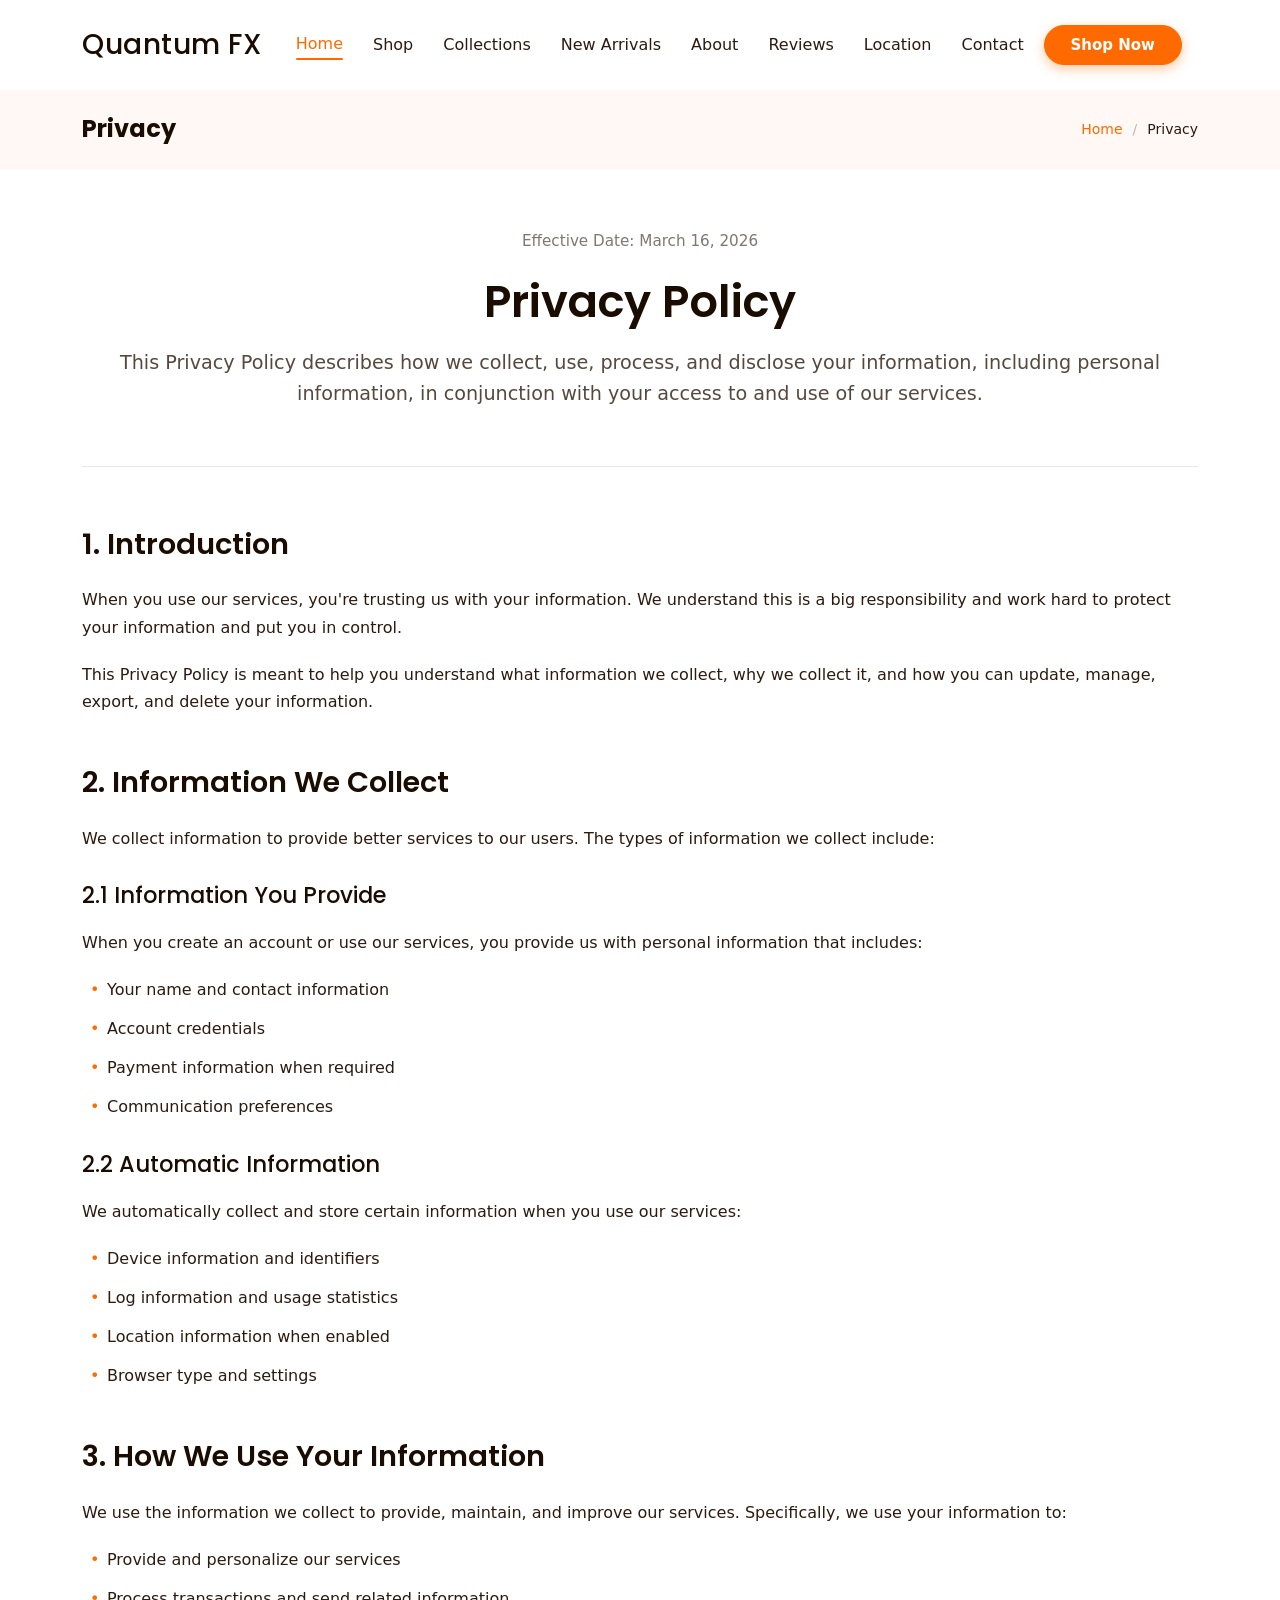
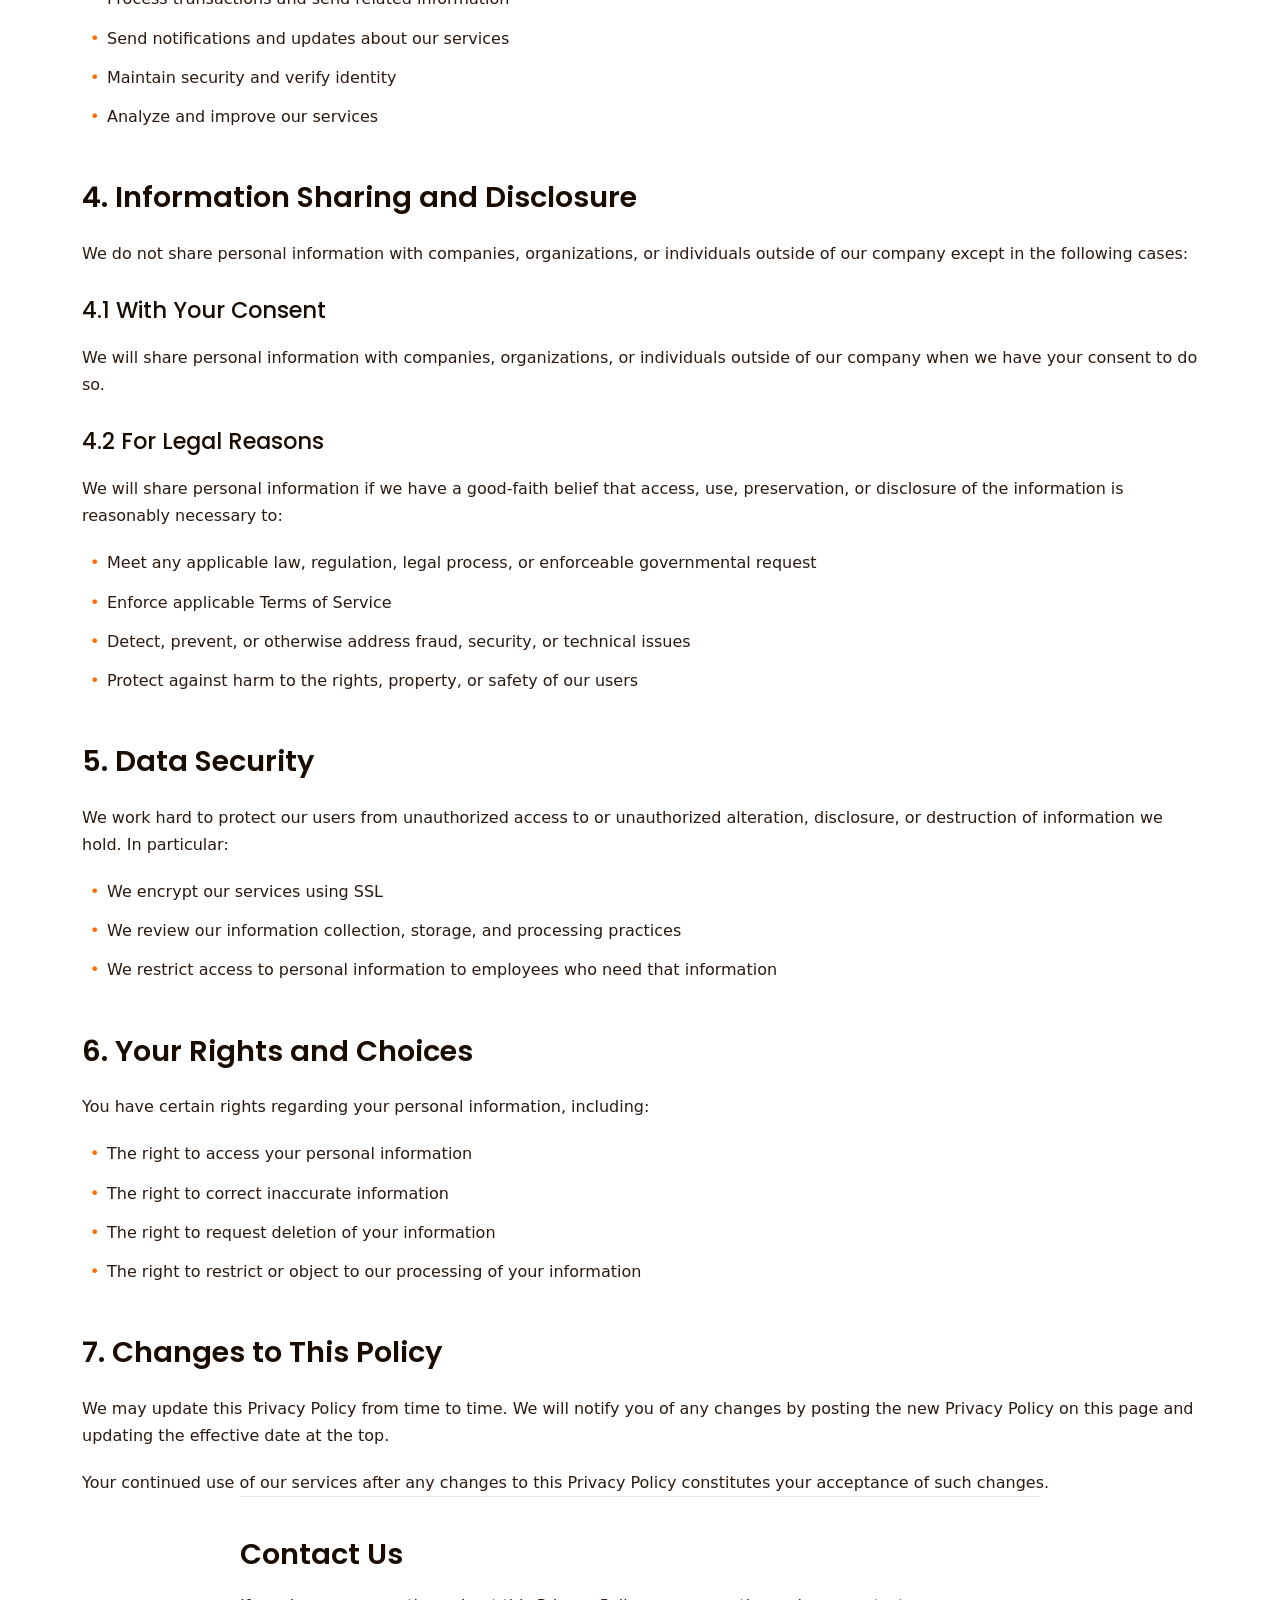
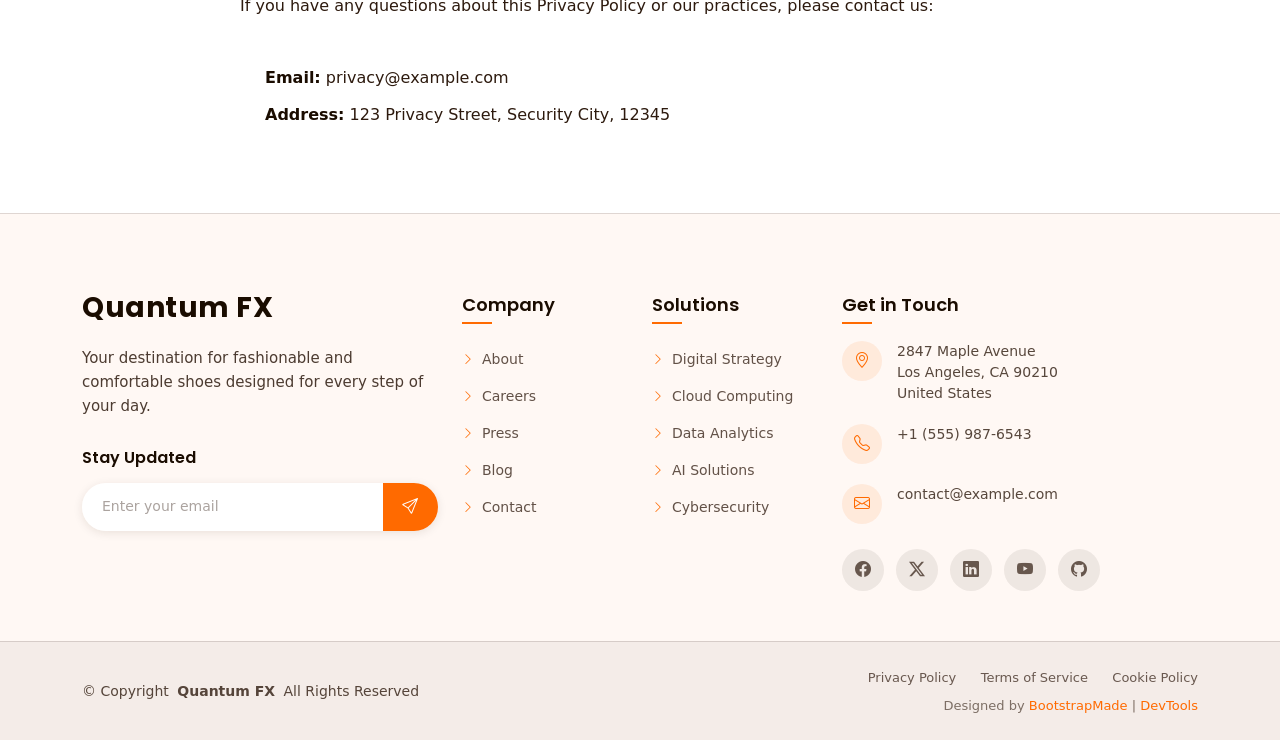
<file: privacy.html>
<!DOCTYPE html>
<html lang="en">

<head>
  <meta charset="utf-8">
  <meta content="width=device-width, initial-scale=1.0" name="viewport">
  <title>Quantum FX</title>
  <meta name="description" content="">
  <meta name="keywords" content="">

  <!-- Favicons -->
  <link href="assets/img/favicon/favicon-16x16.png" rel="icon">
  <link href="assets/img/favicon/apple-touch-icon.png" rel="apple-touch-icon">

  <!-- Fonts -->
  <link rel="preconnect" href="https://fonts.googleapis.com">
  <link rel="preconnect" href="https://fonts.gstatic.com" crossorigin>
  <link href="https://fonts.googleapis.com/css2?family=Poppins:ital,wght@0,100;0,200;0,300;0,400;0,500;0,600;0,700;0,800;0,900;1,100;1,200;1,300;1,400;1,500;1,600;1,700;1,800;1,900&display=swap" rel="stylesheet">
  <!-- Vendor CSS Files -->
  <link href="assets/vendor/bootstrap/css/bootstrap.min.css" rel="stylesheet">
  <link href="assets/vendor/bootstrap-icons/bootstrap-icons.css" rel="stylesheet">
  <link href="assets/vendor/aos/aos.css" rel="stylesheet">
  <link href="assets/vendor/glightbox/css/glightbox.min.css" rel="stylesheet">

  <!-- Main CSS File -->
  <link href="assets/css/main.css" rel="stylesheet">

  <!-- =======================================================
  * Template Name: Savora
  * Template URL: https://bootstrapmade.com/savora-bootstrap-restaurant-template/
  * Updated: Jul 29 2025 with Bootstrap v5.3.7
  * Author: BootstrapMade.com
  * License: https://bootstrapmade.com/license/
  ======================================================== -->
</head>

<body class="privacy-page">

  <header id="header" class="header d-flex align-items-center sticky-top">
  <div class="container position-relative d-flex align-items-center justify-content-between">

    <!-- Logo -->
    <a href="index.html" class="logo d-flex align-items-center me-auto me-xl-0">
      <h1 class="sitename">Quantum FX</h1>
    </a>

    <!-- Navigation Menu -->
    <nav id="navmenu" class="navmenu">
      <ul>
        <li><a href="index.html" class="active">Home</a></li>
        <li><a href="index.html#shop">Shop</a></li>
        <li><a href="index.html#collections">Collections</a></li>
        <li><a href="index.html#new-arrivals">New Arrivals</a></li>
        <li><a href="index.html#about">About</a></li>
        <li><a href="index.html#reviews">Reviews</a></li>
        <li><a href="index.html#location">Location</a></li>
        <li><a href="index.html#contact">Contact</a></li>
      </ul>
      <i class="mobile-nav-toggle d-xl-none bi bi-list"></i>
    </nav>

    <div class="d-flex align-items-center">
      <!-- Shop Now Button -->
      <a class="btn-getstarted btn-shop-now me-3 d-none d-sm-block" href="index.html#shop">Shop Now</a>
    </div>

  </div>
</header>

  <main class="main">

    <!-- Page Title -->
    <div class="page-title light-background">
      <div class="container d-lg-flex justify-content-between align-items-center">
        <h1 class="mb-2 mb-lg-0">Privacy</h1>
        <nav class="breadcrumbs">
          <ol>
            <li><a href="index.html">Home</a></li>
            <li class="current">Privacy</li>
          </ol>
        </nav>
      </div>
    </div><!-- End Page Title -->

    <!-- Privacy Section -->
    <section id="privacy" class="privacy section">

      <div class="container" data-aos="fade-up">
        <!-- Header -->
        <div class="privacy-header" data-aos="fade-up">
          <div class="header-content">
            <div class="last-updated">Effective Date: March 16, 2026</div>
            <h1>Privacy Policy</h1>
            <p class="intro-text">This Privacy Policy describes how we collect, use, process, and disclose your information, including personal information, in conjunction with your access to and use of our services.</p>
          </div>
        </div>

        <!-- Main Content -->
        <div class="privacy-content" data-aos="fade-up">
          <!-- Introduction -->
          <div class="content-section">
            <h2>1. Introduction</h2>
            <p>When you use our services, you're trusting us with your information. We understand this is a big responsibility and work hard to protect your information and put you in control.</p>
            <p>This Privacy Policy is meant to help you understand what information we collect, why we collect it, and how you can update, manage, export, and delete your information.</p>
          </div>

          <!-- Information Collection -->
          <div class="content-section">
            <h2>2. Information We Collect</h2>
            <p>We collect information to provide better services to our users. The types of information we collect include:</p>

            <h3>2.1 Information You Provide</h3>
            <p>When you create an account or use our services, you provide us with personal information that includes:</p>
            <ul>
              <li>Your name and contact information</li>
              <li>Account credentials</li>
              <li>Payment information when required</li>
              <li>Communication preferences</li>
            </ul>

            <h3>2.2 Automatic Information</h3>
            <p>We automatically collect and store certain information when you use our services:</p>
            <ul>
              <li>Device information and identifiers</li>
              <li>Log information and usage statistics</li>
              <li>Location information when enabled</li>
              <li>Browser type and settings</li>
            </ul>
          </div>

          <!-- Use of Information -->
          <div class="content-section">
            <h2>3. How We Use Your Information</h2>
            <p>We use the information we collect to provide, maintain, and improve our services. Specifically, we use your information to:</p>
            <ul>
              <li>Provide and personalize our services</li>
              <li>Process transactions and send related information</li>
              <li>Send notifications and updates about our services</li>
              <li>Maintain security and verify identity</li>
              <li>Analyze and improve our services</li>
            </ul>
          </div>

          <!-- Information Sharing -->
          <div class="content-section">
            <h2>4. Information Sharing and Disclosure</h2>
            <p>We do not share personal information with companies, organizations, or individuals outside of our company except in the following cases:</p>

            <h3>4.1 With Your Consent</h3>
            <p>We will share personal information with companies, organizations, or individuals outside of our company when we have your consent to do so.</p>

            <h3>4.2 For Legal Reasons</h3>
            <p>We will share personal information if we have a good-faith belief that access, use, preservation, or disclosure of the information is reasonably necessary to:</p>
            <ul>
              <li>Meet any applicable law, regulation, legal process, or enforceable governmental request</li>
              <li>Enforce applicable Terms of Service</li>
              <li>Detect, prevent, or otherwise address fraud, security, or technical issues</li>
              <li>Protect against harm to the rights, property, or safety of our users</li>
            </ul>
          </div>

          <!-- Data Security -->
          <div class="content-section">
            <h2>5. Data Security</h2>
            <p>We work hard to protect our users from unauthorized access to or unauthorized alteration, disclosure, or destruction of information we hold. In particular:</p>
            <ul>
              <li>We encrypt our services using SSL</li>
              <li>We review our information collection, storage, and processing practices</li>
              <li>We restrict access to personal information to employees who need that information</li>
            </ul>
          </div>

          <!-- Your Rights -->
          <div class="content-section">
            <h2>6. Your Rights and Choices</h2>
            <p>You have certain rights regarding your personal information, including:</p>
            <ul>
              <li>The right to access your personal information</li>
              <li>The right to correct inaccurate information</li>
              <li>The right to request deletion of your information</li>
              <li>The right to restrict or object to our processing of your information</li>
            </ul>
          </div>

          <!-- Policy Updates -->
          <div class="content-section">
            <h2>7. Changes to This Policy</h2>
            <p>We may update this Privacy Policy from time to time. We will notify you of any changes by posting the new Privacy Policy on this page and updating the effective date at the top.</p>
            <p>Your continued use of our services after any changes to this Privacy Policy constitutes your acceptance of such changes.</p>
          </div>
        </div>

        <!-- Contact Section -->
        <div class="privacy-contact" data-aos="fade-up">
          <h2>Contact Us</h2>
          <p>If you have any questions about this Privacy Policy or our practices, please contact us:</p>
          <div class="contact-details">
            <p><strong>Email:</strong> privacy@example.com</p>
            <p><strong>Address:</strong> 123 Privacy Street, Security City, 12345</p>
          </div>
        </div>

      </div>

    </section><!-- /Privacy Section -->

  </main>

  <footer id="footer" class="footer light-background">

    <div class="container">
      <div class="row gy-5">

        <div class="col-lg-4">
          <div class="footer-content">
            <a href="index.html" class="logo d-flex align-items-center mb-4">
              <span class="sitename">Quantum FX</span>
            </a>
            <p class="mb-4">Your destination for fashionable and comfortable shoes designed for every step of your day.</p>

            <div class="newsletter-form">
              <h5>Stay Updated</h5>
              <form action="forms/newsletter.php" method="post" class="php-email-form">
                <div class="input-group">
                  <input type="email" name="email" class="form-control" placeholder="Enter your email" required="">
                  <button type="submit" class="btn-subscribe">
                    <i class="bi bi-send"></i>
                  </button>
                </div>
                <div class="loading">Loading</div>
                <div class="error-message"></div>
                <div class="sent-message">Thank you for subscribing!</div>
              </form>
            </div>
          </div>
        </div>

        <div class="col-lg-2 col-6">
          <div class="footer-links">
            <h4>Company</h4>
            <ul>
              <li><a href="#"><i class="bi bi-chevron-right"></i> About</a></li>
              <li><a href="#"><i class="bi bi-chevron-right"></i> Careers</a></li>
              <li><a href="#"><i class="bi bi-chevron-right"></i> Press</a></li>
              <li><a href="#"><i class="bi bi-chevron-right"></i> Blog</a></li>
              <li><a href="#"><i class="bi bi-chevron-right"></i> Contact</a></li>
            </ul>
          </div>
        </div>

        <div class="col-lg-2 col-6">
          <div class="footer-links">
            <h4>Solutions</h4>
            <ul>
              <li><a href="#"><i class="bi bi-chevron-right"></i> Digital Strategy</a></li>
              <li><a href="#"><i class="bi bi-chevron-right"></i> Cloud Computing</a></li>
              <li><a href="#"><i class="bi bi-chevron-right"></i> Data Analytics</a></li>
              <li><a href="#"><i class="bi bi-chevron-right"></i> AI Solutions</a></li>
              <li><a href="#"><i class="bi bi-chevron-right"></i> Cybersecurity</a></li>
            </ul>
          </div>
        </div>

        <div class="col-lg-4">
          <div class="footer-contact">
            <h4>Get in Touch</h4>
            <div class="contact-item">
              <div class="contact-icon">
                <i class="bi bi-geo-alt"></i>
              </div>
              <div class="contact-info">
                <p>2847 Maple Avenue<br>Los Angeles, CA 90210<br>United States</p>
              </div>
            </div>

            <div class="contact-item">
              <div class="contact-icon">
                <i class="bi bi-telephone"></i>
              </div>
              <div class="contact-info">
                <p>+1 (555) 987-6543</p>
              </div>
            </div>

            <div class="contact-item">
              <div class="contact-icon">
                <i class="bi bi-envelope"></i>
              </div>
              <div class="contact-info">
                <p>contact@example.com</p>
              </div>
            </div>

            <div class="social-links">
              <a href="#"><i class="bi bi-facebook"></i></a>
              <a href="#"><i class="bi bi-twitter-x"></i></a>
              <a href="#"><i class="bi bi-linkedin"></i></a>
              <a href="#"><i class="bi bi-youtube"></i></a>
              <a href="#"><i class="bi bi-github"></i></a>
            </div>
          </div>
        </div>

      </div>
    </div>

    <div class="footer-bottom">
      <div class="container">
        <div class="row align-items-center">
          <div class="col-lg-6">
            <div class="copyright">
              <p>© <span>Copyright</span> <strong class="px-1 sitename">Quantum FX</strong> <span>All Rights Reserved</span></p>
            </div>
          </div>
          <div class="col-lg-6">
            <div class="footer-bottom-links">
              <a href="#">Privacy Policy</a>
              <a href="#">Terms of Service</a>
              <a href="#">Cookie Policy</a>
            </div>
            <div class="credits">
              <!-- All the links in the footer should remain intact. -->
              <!-- You can delete the links only if you've purchased the pro version. -->
              <!-- Licensing information: https://bootstrapmade.com/license/ -->
              <!-- Purchase the pro version with working PHP/AJAX contact form: [buy-url] -->
              Designed by <a href="https://bootstrapmade.com/">BootstrapMade</a> | <a href="https://bootstrapmade.com/tools/">DevTools</a>
            </div>
          </div>
        </div>
      </div>
    </div>

  </footer>

  <!-- Scroll Top -->
  <a href="#" id="scroll-top" class="scroll-top d-flex align-items-center justify-content-center"><i class="bi bi-arrow-up-short"></i></a>

  <!-- Preloader -->
  <div id="preloader"></div>

  <!-- Vendor JS Files -->
  <script src="assets/vendor/bootstrap/js/bootstrap.bundle.min.js"></script>
  <script src="assets/vendor/php-email-form/validate.js"></script>
  <script src="assets/vendor/aos/aos.js"></script>
  <script src="assets/vendor/imagesloaded/imagesloaded.pkgd.min.js"></script>
  <script src="assets/vendor/isotope-layout/isotope.pkgd.min.js"></script>
  <script src="assets/vendor/glightbox/js/glightbox.min.js"></script>

  <!-- Main JS File -->
  <script src="assets/js/main.js"></script>

</body>

</html>
</file>
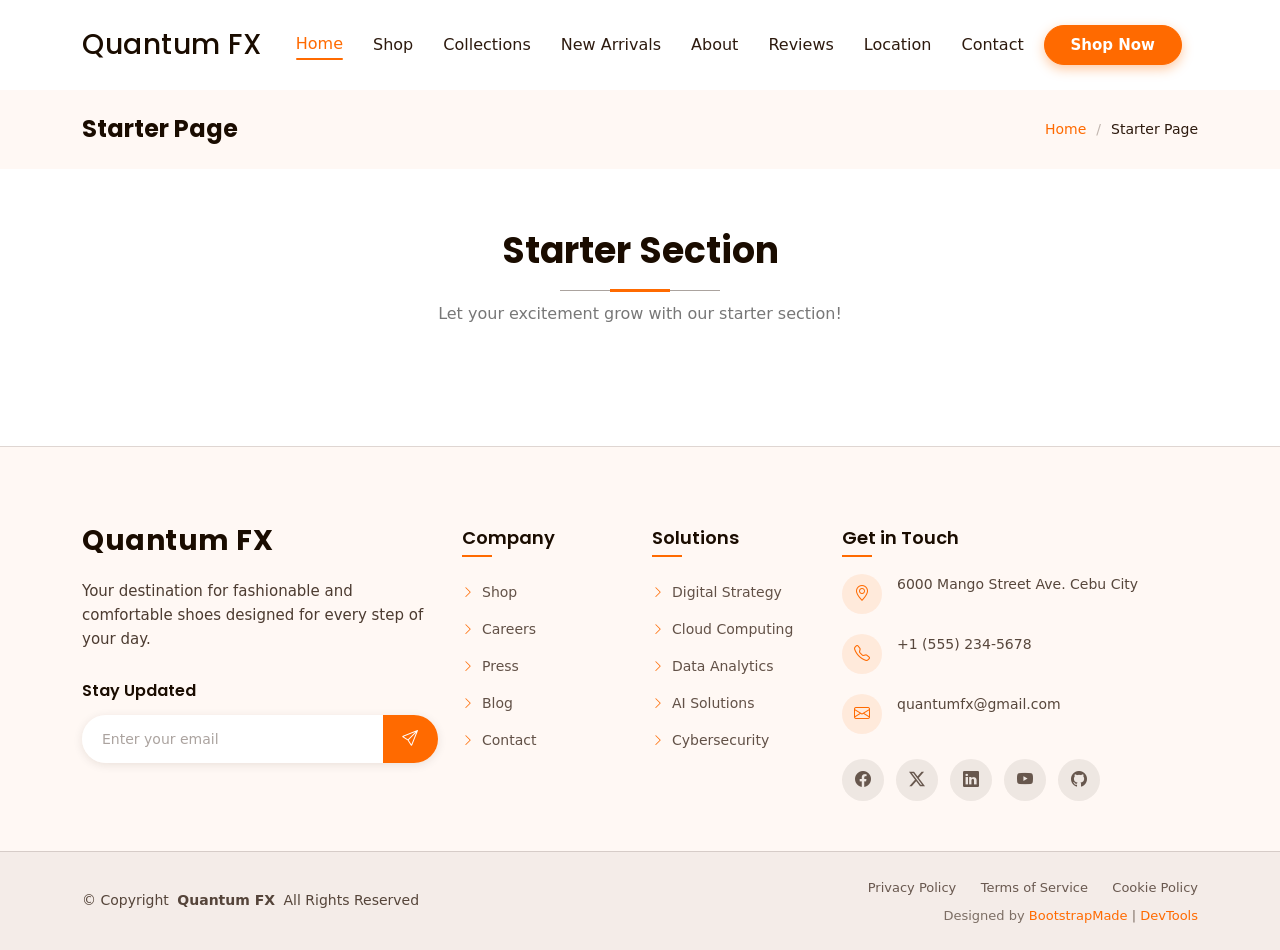
<file: starter-page.html>
<!DOCTYPE html>
<html lang="en">

<head>
  <meta charset="utf-8">
  <meta content="width=device-width, initial-scale=1.0" name="viewport">
  <title>Starter Page - Savora Bootstrap Template</title>
  <meta name="description" content="">
  <meta name="keywords" content="">

  <!-- Favicons -->
  <link href="assets/img/favicon/favicon-16x16.png" rel="icon">
  <link href="assets/img/favicon/apple-touch-icon.png" rel="apple-touch-icon">

  <!-- Fonts -->
  <link href="https://fonts.googleapis.com" rel="preconnect">
  <link href="https://fonts.gstatic.com" rel="preconnect" crossorigin>
  <link href="https://fonts.googleapis.com/css2?family=Roboto:ital,wght@0,100;0,300;0,400;0,500;0,700;0,900;1,100;1,300;1,400;1,500;1,700;1,900&family=Poppins:ital,wght@0,100;0,200;0,300;0,400;0,500;0,600;0,700;0,800;0,900;1,100;1,200;1,300;1,400;1,500;1,600;1,700;1,800;1,900&family=Bitter:ital,wght@0,100;0,200;0,300;0,400;0,500;0,600;0,700;0,800;0,900;1,100;1,200;1,300;1,400;1,500;1,600;1,700;1,800;1,900&display=swap" rel="stylesheet">

  <!-- Vendor CSS Files -->
  <link href="assets/vendor/bootstrap/css/bootstrap.min.css" rel="stylesheet">
  <link href="assets/vendor/bootstrap-icons/bootstrap-icons.css" rel="stylesheet">
  <link href="assets/vendor/aos/aos.css" rel="stylesheet">
  <link href="assets/vendor/glightbox/css/glightbox.min.css" rel="stylesheet">

  <!-- Main CSS File -->
  <link href="assets/css/main.css" rel="stylesheet">

  <!-- =======================================================
  * Template Name: Savora
  * Template URL: https://bootstrapmade.com/savora-bootstrap-restaurant-template/
  * Updated: Jul 29 2025 with Bootstrap v5.3.7
  * Author: BootstrapMade.com
  * License: https://bootstrapmade.com/license/
  ======================================================== -->
</head>

<body class="starter-page-page">

  <header id="header" class="header d-flex align-items-center sticky-top">
  <div class="container position-relative d-flex align-items-center justify-content-between">

    <!-- Logo -->
    <a href="index.html" class="logo d-flex align-items-center me-auto me-xl-0">
      <h1 class="sitename">Quantum FX</h1>
    </a>

    <!-- Navigation Menu -->
    <nav id="navmenu" class="navmenu">
      <ul>
        <li><a href="#hero" class="active">Home</a></li>
        <li><a href="#shop">Shop</a></li>
        <li><a href="#collections">Collections</a></li>
        <li><a href="#new-arrivals">New Arrivals</a></li>
        <li><a href="#about">About</a></li>
        <li><a href="#reviews">Reviews</a></li>
        <li><a href="#location">Location</a></li>
        <li><a href="#contact">Contact</a></li>
      </ul>
      <i class="mobile-nav-toggle d-xl-none bi bi-list"></i>
    </nav>

    <div class="d-flex align-items-center">
      <!-- Shop Now Button -->
      <a class="btn-getstarted btn-shop-now me-3 d-none d-sm-block" href="#shop">Shop Now</a>
    </div>

  </div>
</header>

  <main class="main">

    <!-- Page Title -->
    <div class="page-title light-background">
      <div class="container d-lg-flex justify-content-between align-items-center">
        <h1 class="mb-2 mb-lg-0">Starter Page</h1>
        <nav class="breadcrumbs">
          <ol>
            <li><a href="index.html">Home</a></li>
            <li class="current">Starter Page</li>
          </ol>
        </nav>
      </div>
    </div><!-- End Page Title -->

    <!-- Starter Section Section -->
    <section id="starter-section" class="starter-section section">

      <!-- Section Title -->
      <div class="container section-title" data-aos="fade-up">
        <h2>Starter Section</h2>
        <p>Let your excitement grow with our starter section!</p>
      </div><!-- End Section Title -->

      <div class="container" data-aos="fade-up">
      </div>

    </section><!-- /Starter Section Section -->

  </main>

  <footer id="footer" class="footer light-background">

    <div class="container">
      <div class="row gy-5">

        <div class="col-lg-4">
          <div class="footer-content">
            <a href="index.html" class="logo d-flex align-items-center mb-4">
              <span class="sitename">Quantum FX</span>
            </a>
            <p class="mb-4">Your destination for fashionable and comfortable shoes designed for every step of your day.</p>

            <div class="newsletter-form">
              <h5>Stay Updated</h5>
              <form action="forms/newsletter.php" method="post" class="php-email-form">
                <div class="input-group">
                  <input type="email" name="email" class="form-control" placeholder="Enter your email" required="">
                  <button type="submit" class="btn-subscribe">
                    <i class="bi bi-send"></i>
                  </button>
                </div>
                <div class="loading">Loading</div>
                <div class="error-message"></div>
                <div class="sent-message">Thank you for subscribing!</div>
              </form>
            </div>
          </div>
        </div>

        <div class="col-lg-2 col-6">
          <div class="footer-links">
            <h4>Company</h4>
            <ul>
              <li><a href="#"><i class="bi bi-chevron-right"></i> Shop</a></li>
              <li><a href="#"><i class="bi bi-chevron-right"></i> Careers</a></li>
              <li><a href="#"><i class="bi bi-chevron-right"></i> Press</a></li>
              <li><a href="#"><i class="bi bi-chevron-right"></i> Blog</a></li>
              <li><a href="#"><i class="bi bi-chevron-right"></i> Contact</a></li>
            </ul>
          </div>
        </div>

        <div class="col-lg-2 col-6">
          <div class="footer-links">
            <h4>Solutions</h4>
            <ul>
              <li><a href="#"><i class="bi bi-chevron-right"></i> Digital Strategy</a></li>
              <li><a href="#"><i class="bi bi-chevron-right"></i> Cloud Computing</a></li>
              <li><a href="#"><i class="bi bi-chevron-right"></i> Data Analytics</a></li>
              <li><a href="#"><i class="bi bi-chevron-right"></i> AI Solutions</a></li>
              <li><a href="#"><i class="bi bi-chevron-right"></i> Cybersecurity</a></li>
            </ul>
          </div>
        </div>

        <div class="col-lg-4">
          <div class="footer-contact">
            <h4>Get in Touch</h4>
            <div class="contact-item">
              <div class="contact-icon">
                <i class="bi bi-geo-alt"></i>
              </div>
              <div class="contact-info">
                <p>6000 Mango Street Ave. Cebu City</p>
              </div>
            </div>

            <div class="contact-item">
              <div class="contact-icon">
                <i class="bi bi-telephone"></i>
              </div>
              <div class="contact-info">
                <p>+1 (555) 234-5678</p>
              </div>
            </div>

            <div class="contact-item">
              <div class="contact-icon">
                <i class="bi bi-envelope"></i>
              </div>
              <div class="contact-info">
                <p>quantumfx@gmail.com</p>
              </div>
            </div>

            <div class="social-links">
              <a href="#"><i class="bi bi-facebook"></i></a>
              <a href="#"><i class="bi bi-twitter-x"></i></a>
              <a href="#"><i class="bi bi-linkedin"></i></a>
              <a href="#"><i class="bi bi-youtube"></i></a>
              <a href="#"><i class="bi bi-github"></i></a>
            </div>
          </div>
        </div>

      </div>
    </div>

    <div class="footer-bottom">
      <div class="container">
        <div class="row align-items-center">
          <div class="col-lg-6">
            <div class="copyright">
              <p>© <span>Copyright</span> <strong class="px-1 sitename">Quantum FX</strong> <span>All Rights Reserved</span></p>
            </div>
          </div>
          <div class="col-lg-6">
            <div class="footer-bottom-links">
              <a href="privacy.html">Privacy Policy</a>
              <a href="terms.html">Terms of Service</a>
              <a href="#">Cookie Policy</a>
            </div>
            <div class="credits">
              <!-- All the links in the footer should remain intact. -->
              <!-- You can delete the links only if you've purchased the pro version. -->
              <!-- Licensing information: https://bootstrapmade.com/license/ -->
              <!-- Purchase the pro version with working PHP/AJAX contact form: [buy-url] -->
              Designed by <a href="https://bootstrapmade.com/">BootstrapMade</a> | <a href="https://bootstrapmade.com/tools/">DevTools</a>
            </div>
          </div>
        </div>
      </div>
    </div>

  </footer>

  <!-- Scroll Top -->
  <a href="#" id="scroll-top" class="scroll-top d-flex align-items-center justify-content-center"><i class="bi bi-arrow-up-short"></i></a>

  <!-- Preloader -->
  <div id="preloader"></div>

  <!-- Vendor JS Files -->
  <script src="assets/vendor/bootstrap/js/bootstrap.bundle.min.js"></script>
  <script src="assets/vendor/php-email-form/validate.js"></script>
  <script src="assets/vendor/aos/aos.js"></script>
  <script src="assets/vendor/imagesloaded/imagesloaded.pkgd.min.js"></script>
  <script src="assets/vendor/isotope-layout/isotope.pkgd.min.js"></script>
  <script src="assets/vendor/glightbox/js/glightbox.min.js"></script>

  <!-- Main JS File -->
  <script src="assets/js/main.js"></script>

</body>

</html>
</file>
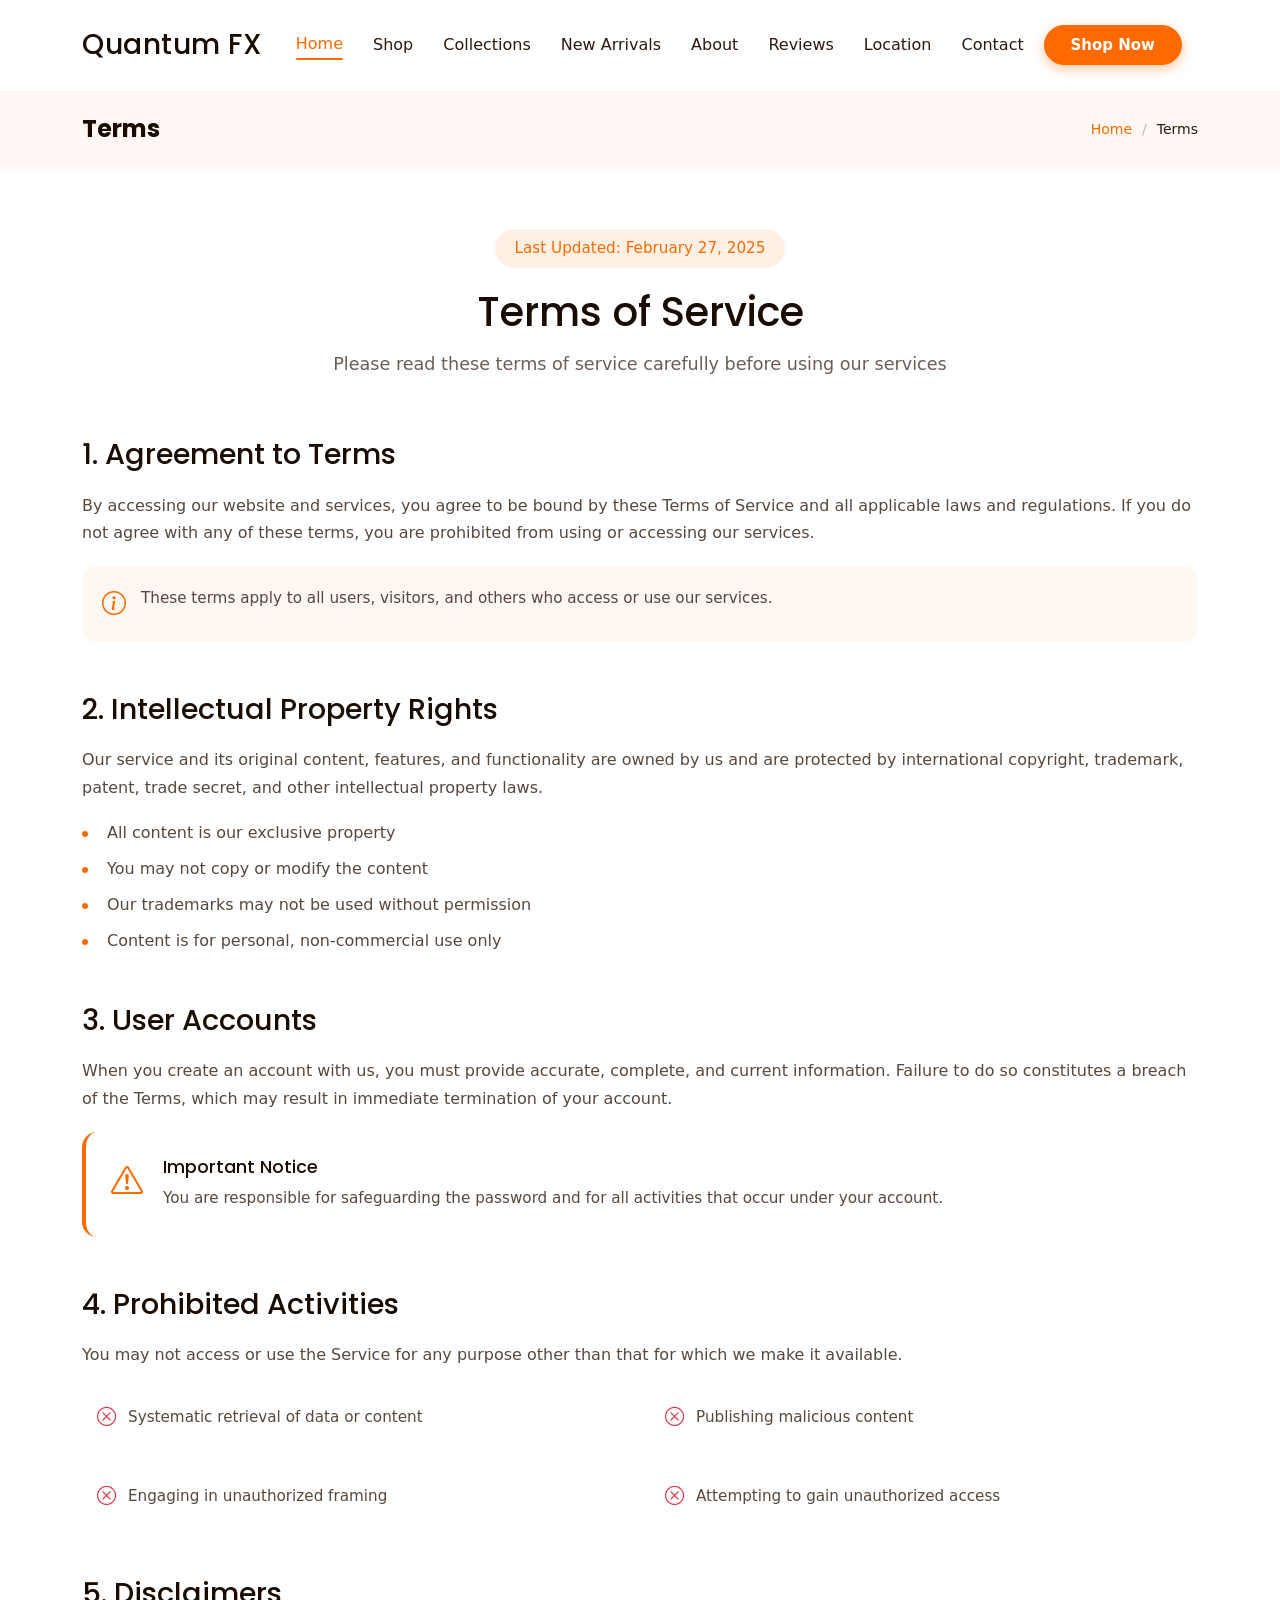
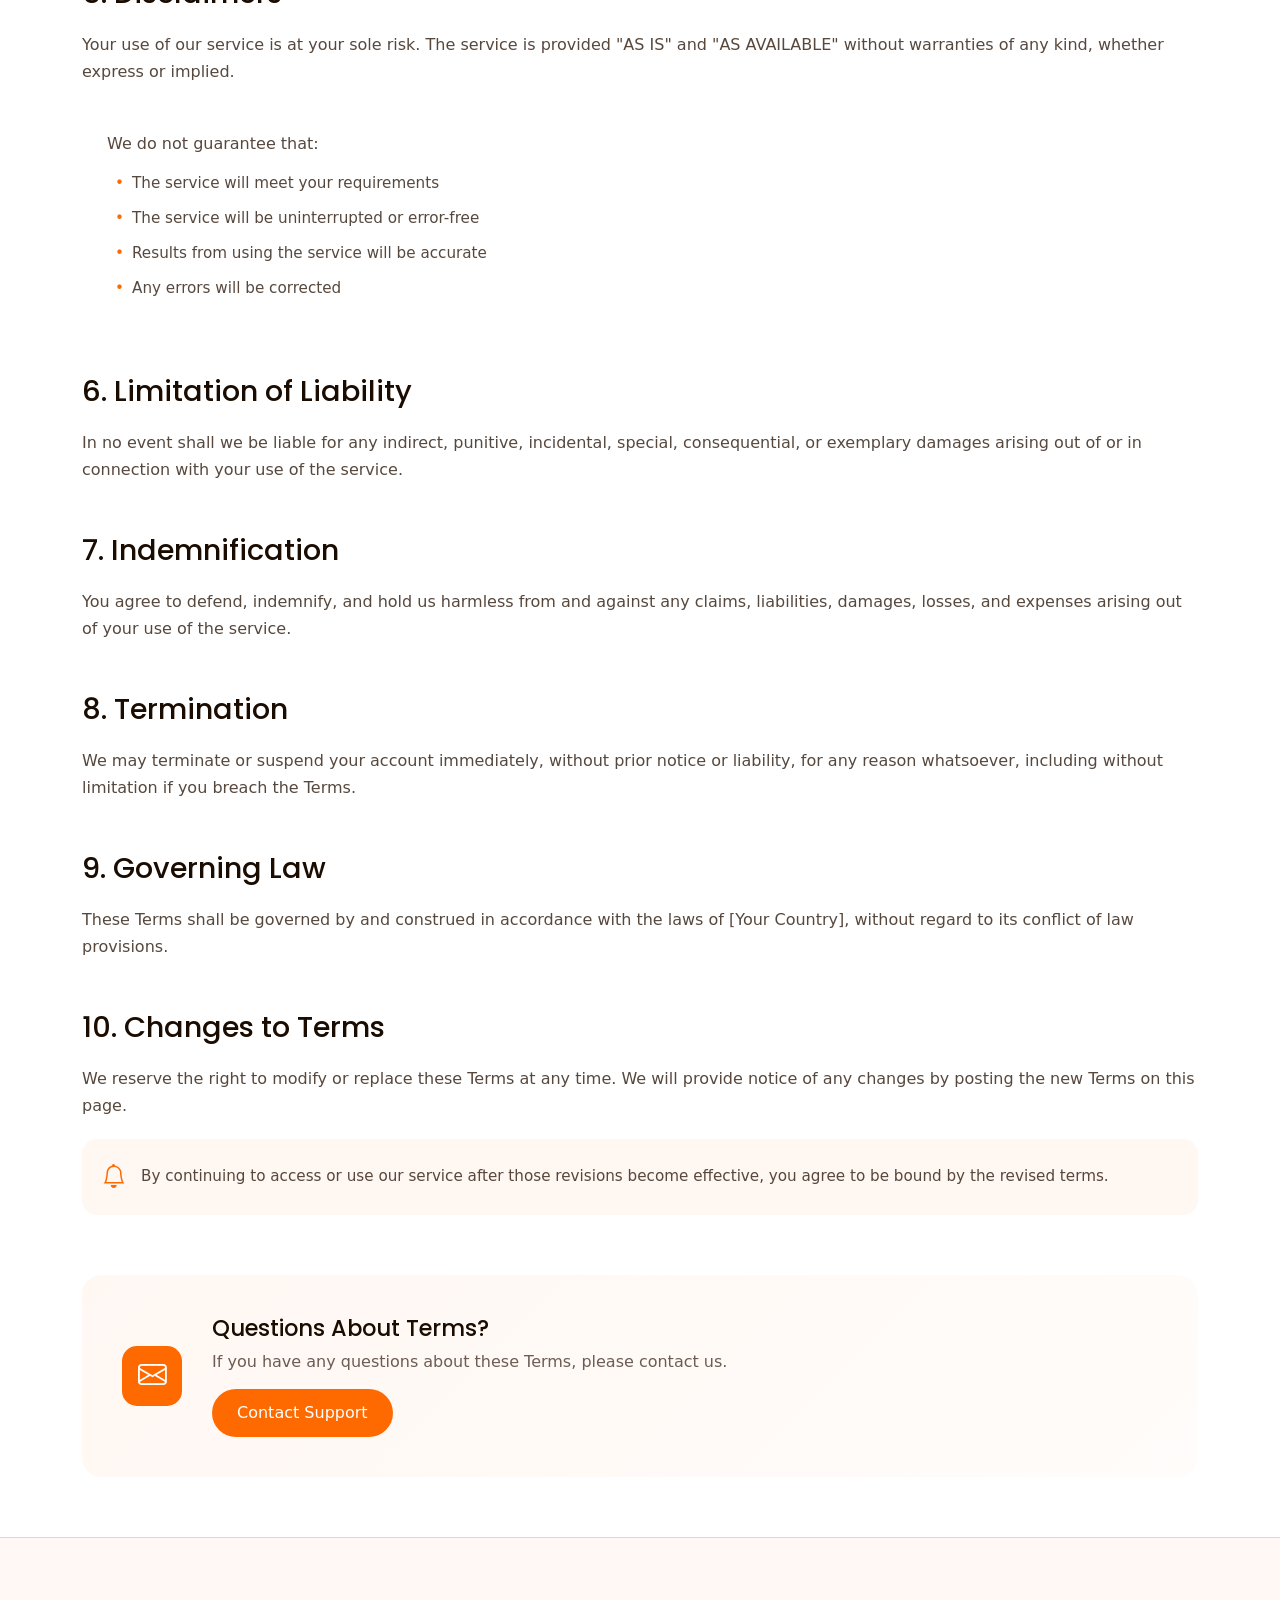
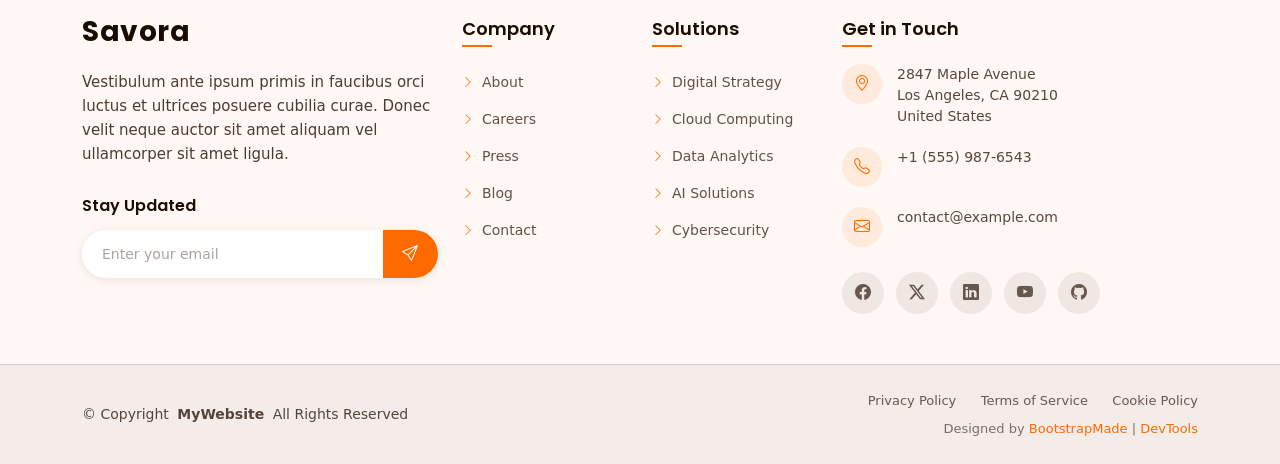
<file: terms.html>
<!DOCTYPE html>
<html lang="en">

<head>
  <meta charset="utf-8">
  <meta content="width=device-width, initial-scale=1.0" name="viewport">
  <title>Terms - Savora Bootstrap Template</title>
  <meta name="description" content="">
  <meta name="keywords" content="">

  <!-- Favicons -->
  <link href="assets/img/favicon.png" rel="icon">
  <link href="assets/img/apple-touch-icon.png" rel="apple-touch-icon">

  <!-- Fonts -->
  <link href="https://fonts.googleapis.com" rel="preconnect">
  <link href="https://fonts.gstatic.com" rel="preconnect" crossorigin>
  <link href="https://fonts.googleapis.com/css2?family=Roboto:ital,wght@0,100;0,300;0,400;0,500;0,700;0,900;1,100;1,300;1,400;1,500;1,700;1,900&family=Poppins:ital,wght@0,100;0,200;0,300;0,400;0,500;0,600;0,700;0,800;0,900;1,100;1,200;1,300;1,400;1,500;1,600;1,700;1,800;1,900&family=Bitter:ital,wght@0,100;0,200;0,300;0,400;0,500;0,600;0,700;0,800;0,900;1,100;1,200;1,300;1,400;1,500;1,600;1,700;1,800;1,900&display=swap" rel="stylesheet">

  <!-- Vendor CSS Files -->
  <link href="assets/vendor/bootstrap/css/bootstrap.min.css" rel="stylesheet">
  <link href="assets/vendor/bootstrap-icons/bootstrap-icons.css" rel="stylesheet">
  <link href="assets/vendor/aos/aos.css" rel="stylesheet">
  <link href="assets/vendor/glightbox/css/glightbox.min.css" rel="stylesheet">

  <!-- Main CSS File -->
  <link href="assets/css/main.css" rel="stylesheet">

  <!-- =======================================================
  * Template Name: Savora
  * Template URL: https://bootstrapmade.com/savora-bootstrap-restaurant-template/
  * Updated: Jul 29 2025 with Bootstrap v5.3.7
  * Author: BootstrapMade.com
  * License: https://bootstrapmade.com/license/
  ======================================================== -->
</head>

<body class="terms-page">

  <header id="header" class="header d-flex align-items-center sticky-top">
  <div class="container position-relative d-flex align-items-center justify-content-between">

    <!-- Logo -->
    <a href="index.html" class="logo d-flex align-items-center me-auto me-xl-0">
      <h1 class="sitename">Quantum FX</h1>
    </a>

    <!-- Navigation Menu -->
    <nav id="navmenu" class="navmenu">
      <ul>
        <li><a href="index.html" class="active">Home</a></li>
        <li><a href="index.html#shop">Shop</a></li>
        <li><a href="index.html#collections">Collections</a></li>
        <li><a href="index.html#new-arrivals">New Arrivals</a></li>
        <li><a href="index.html#about">About</a></li>
        <li><a href="index.html#reviews">Reviews</a></li>
        <li><a href="index.html#location">Location</a></li>
        <li><a href="index.html#contact">Contact</a></li>
      </ul>
      <i class="mobile-nav-toggle d-xl-none bi bi-list"></i>
    </nav>

    <div class="d-flex align-items-center">
      <!-- Shop Now Button -->
      <a class="btn-getstarted btn-shop-now me-3 d-none d-sm-block" href="index.html#shop">Shop Now</a>
    </div>

  </div>
</header>

  <main class="main">

    <!-- Page Title -->
    <div class="page-title light-background">
      <div class="container d-lg-flex justify-content-between align-items-center">
        <h1 class="mb-2 mb-lg-0">Terms</h1>
        <nav class="breadcrumbs">
          <ol>
            <li><a href="index.html">Home</a></li>
            <li class="current">Terms</li>
          </ol>
        </nav>
      </div>
    </div><!-- End Page Title -->

    <!-- Terms Of Service Section -->
    <section id="terms-of-service" class="terms-of-service section">

      <div class="container" data-aos="fade-up">
        <!-- Page Header -->
        <div class="tos-header text-center" data-aos="fade-up">
          <span class="last-updated">Last Updated: February 27, 2025</span>
          <h2>Terms of Service</h2>
          <p>Please read these terms of service carefully before using our services</p>
        </div>

        <!-- Content -->
        <div class="tos-content" data-aos="fade-up" data-aos-delay="200">
          <!-- Agreement Section -->
          <div id="agreement" class="content-section">
            <h3>1. Agreement to Terms</h3>
            <p>By accessing our website and services, you agree to be bound by these Terms of Service and all applicable laws and regulations. If you do not agree with any of these terms, you are prohibited from using or accessing our services.</p>
            <div class="info-box">
              <i class="bi bi-info-circle"></i>
              <p>These terms apply to all users, visitors, and others who access or use our services.</p>
            </div>
          </div>

          <!-- Intellectual Property -->
          <div id="intellectual-property" class="content-section">
            <h3>2. Intellectual Property Rights</h3>
            <p>Our service and its original content, features, and functionality are owned by us and are protected by international copyright, trademark, patent, trade secret, and other intellectual property laws.</p>
            <ul class="list-items">
              <li>All content is our exclusive property</li>
              <li>You may not copy or modify the content</li>
              <li>Our trademarks may not be used without permission</li>
              <li>Content is for personal, non-commercial use only</li>
            </ul>
          </div>

          <!-- User Accounts -->
          <div id="user-accounts" class="content-section">
            <h3>3. User Accounts</h3>
            <p>When you create an account with us, you must provide accurate, complete, and current information. Failure to do so constitutes a breach of the Terms, which may result in immediate termination of your account.</p>
            <div class="alert-box">
              <i class="bi bi-exclamation-triangle"></i>
              <div class="alert-content">
                <h5>Important Notice</h5>
                <p>You are responsible for safeguarding the password and for all activities that occur under your account.</p>
              </div>
            </div>
          </div>

          <!-- Prohibited Activities -->
          <div id="prohibited" class="content-section">
            <h3>4. Prohibited Activities</h3>
            <p>You may not access or use the Service for any purpose other than that for which we make it available.</p>
            <div class="prohibited-list">
              <div class="prohibited-item">
                <i class="bi bi-x-circle"></i>
                <span>Systematic retrieval of data or content</span>
              </div>
              <div class="prohibited-item">
                <i class="bi bi-x-circle"></i>
                <span>Publishing malicious content</span>
              </div>
              <div class="prohibited-item">
                <i class="bi bi-x-circle"></i>
                <span>Engaging in unauthorized framing</span>
              </div>
              <div class="prohibited-item">
                <i class="bi bi-x-circle"></i>
                <span>Attempting to gain unauthorized access</span>
              </div>
            </div>
          </div>

          <!-- Disclaimers -->
          <div id="disclaimer" class="content-section">
            <h3>5. Disclaimers</h3>
            <p>Your use of our service is at your sole risk. The service is provided "AS IS" and "AS AVAILABLE" without warranties of any kind, whether express or implied.</p>
            <div class="disclaimer-box">
              <p>We do not guarantee that:</p>
              <ul>
                <li>The service will meet your requirements</li>
                <li>The service will be uninterrupted or error-free</li>
                <li>Results from using the service will be accurate</li>
                <li>Any errors will be corrected</li>
              </ul>
            </div>
          </div>

          <!-- Limitation of Liability -->
          <div id="limitation" class="content-section">
            <h3>6. Limitation of Liability</h3>
            <p>In no event shall we be liable for any indirect, punitive, incidental, special, consequential, or exemplary damages arising out of or in connection with your use of the service.</p>
          </div>

          <!-- Indemnification -->
          <div id="indemnification" class="content-section">
            <h3>7. Indemnification</h3>
            <p>You agree to defend, indemnify, and hold us harmless from and against any claims, liabilities, damages, losses, and expenses arising out of your use of the service.</p>
          </div>

          <!-- Termination -->
          <div id="termination" class="content-section">
            <h3>8. Termination</h3>
            <p>We may terminate or suspend your account immediately, without prior notice or liability, for any reason whatsoever, including without limitation if you breach the Terms.</p>
          </div>

          <!-- Governing Law -->
          <div id="governing-law" class="content-section">
            <h3>9. Governing Law</h3>
            <p>These Terms shall be governed by and construed in accordance with the laws of [Your Country], without regard to its conflict of law provisions.</p>
          </div>

          <!-- Changes -->
          <div id="changes" class="content-section">
            <h3>10. Changes to Terms</h3>
            <p>We reserve the right to modify or replace these Terms at any time. We will provide notice of any changes by posting the new Terms on this page.</p>
            <div class="notice-box">
              <i class="bi bi-bell"></i>
              <p>By continuing to access or use our service after those revisions become effective, you agree to be bound by the revised terms.</p>
            </div>
          </div>
        </div>

        <!-- Contact Section -->
        <div class="tos-contact" data-aos="fade-up" data-aos-delay="300">
          <div class="contact-box">
            <div class="contact-icon">
              <i class="bi bi-envelope"></i>
            </div>
            <div class="contact-content">
              <h4>Questions About Terms?</h4>
              <p>If you have any questions about these Terms, please contact us.</p>
              <a href="#" class="contact-link">Contact Support</a>
            </div>
          </div>
        </div>
      </div>

    </section><!-- /Terms Of Service Section -->

  </main>

  <footer id="footer" class="footer light-background">

    <div class="container">
      <div class="row gy-5">

        <div class="col-lg-4">
          <div class="footer-content">
            <a href="index.html" class="logo d-flex align-items-center mb-4">
              <span class="sitename">Savora</span>
            </a>
            <p class="mb-4">Vestibulum ante ipsum primis in faucibus orci luctus et ultrices posuere cubilia curae. Donec velit neque auctor sit amet aliquam vel ullamcorper sit amet ligula.</p>

            <div class="newsletter-form">
              <h5>Stay Updated</h5>
              <form action="forms/newsletter.php" method="post" class="php-email-form">
                <div class="input-group">
                  <input type="email" name="email" class="form-control" placeholder="Enter your email" required="">
                  <button type="submit" class="btn-subscribe">
                    <i class="bi bi-send"></i>
                  </button>
                </div>
                <div class="loading">Loading</div>
                <div class="error-message"></div>
                <div class="sent-message">Thank you for subscribing!</div>
              </form>
            </div>
          </div>
        </div>

        <div class="col-lg-2 col-6">
          <div class="footer-links">
            <h4>Company</h4>
            <ul>
              <li><a href="#"><i class="bi bi-chevron-right"></i> About</a></li>
              <li><a href="#"><i class="bi bi-chevron-right"></i> Careers</a></li>
              <li><a href="#"><i class="bi bi-chevron-right"></i> Press</a></li>
              <li><a href="#"><i class="bi bi-chevron-right"></i> Blog</a></li>
              <li><a href="#"><i class="bi bi-chevron-right"></i> Contact</a></li>
            </ul>
          </div>
        </div>

        <div class="col-lg-2 col-6">
          <div class="footer-links">
            <h4>Solutions</h4>
            <ul>
              <li><a href="#"><i class="bi bi-chevron-right"></i> Digital Strategy</a></li>
              <li><a href="#"><i class="bi bi-chevron-right"></i> Cloud Computing</a></li>
              <li><a href="#"><i class="bi bi-chevron-right"></i> Data Analytics</a></li>
              <li><a href="#"><i class="bi bi-chevron-right"></i> AI Solutions</a></li>
              <li><a href="#"><i class="bi bi-chevron-right"></i> Cybersecurity</a></li>
            </ul>
          </div>
        </div>

        <div class="col-lg-4">
          <div class="footer-contact">
            <h4>Get in Touch</h4>
            <div class="contact-item">
              <div class="contact-icon">
                <i class="bi bi-geo-alt"></i>
              </div>
              <div class="contact-info">
                <p>2847 Maple Avenue<br>Los Angeles, CA 90210<br>United States</p>
              </div>
            </div>

            <div class="contact-item">
              <div class="contact-icon">
                <i class="bi bi-telephone"></i>
              </div>
              <div class="contact-info">
                <p>+1 (555) 987-6543</p>
              </div>
            </div>

            <div class="contact-item">
              <div class="contact-icon">
                <i class="bi bi-envelope"></i>
              </div>
              <div class="contact-info">
                <p>contact@example.com</p>
              </div>
            </div>

            <div class="social-links">
              <a href="#"><i class="bi bi-facebook"></i></a>
              <a href="#"><i class="bi bi-twitter-x"></i></a>
              <a href="#"><i class="bi bi-linkedin"></i></a>
              <a href="#"><i class="bi bi-youtube"></i></a>
              <a href="#"><i class="bi bi-github"></i></a>
            </div>
          </div>
        </div>

      </div>
    </div>

    <div class="footer-bottom">
      <div class="container">
        <div class="row align-items-center">
          <div class="col-lg-6">
            <div class="copyright">
              <p>© <span>Copyright</span> <strong class="px-1 sitename">MyWebsite</strong> <span>All Rights Reserved</span></p>
            </div>
          </div>
          <div class="col-lg-6">
            <div class="footer-bottom-links">
              <a href="#">Privacy Policy</a>
              <a href="#">Terms of Service</a>
              <a href="#">Cookie Policy</a>
            </div>
            <div class="credits">
              <!-- All the links in the footer should remain intact. -->
              <!-- You can delete the links only if you've purchased the pro version. -->
              <!-- Licensing information: https://bootstrapmade.com/license/ -->
              <!-- Purchase the pro version with working PHP/AJAX contact form: [buy-url] -->
              Designed by <a href="https://bootstrapmade.com/">BootstrapMade</a> | <a href="https://bootstrapmade.com/tools/">DevTools</a>
            </div>
          </div>
        </div>
      </div>
    </div>

  </footer>

  <!-- Scroll Top -->
  <a href="#" id="scroll-top" class="scroll-top d-flex align-items-center justify-content-center"><i class="bi bi-arrow-up-short"></i></a>

  <!-- Preloader -->
  <div id="preloader"></div>

  <!-- Vendor JS Files -->
  <script src="assets/vendor/bootstrap/js/bootstrap.bundle.min.js"></script>
  <script src="assets/vendor/php-email-form/validate.js"></script>
  <script src="assets/vendor/aos/aos.js"></script>
  <script src="assets/vendor/imagesloaded/imagesloaded.pkgd.min.js"></script>
  <script src="assets/vendor/isotope-layout/isotope.pkgd.min.js"></script>
  <script src="assets/vendor/glightbox/js/glightbox.min.js"></script>

  <!-- Main JS File -->
  <script src="assets/js/main.js"></script>

</body>

</html>
</file>
<file: assets/css/main.css>
/**
* Template Name: Savora
* Template URL: https://bootstrapmade.com/savora-bootstrap-restaurant-template/
* Updated: Jul 29 2025 with Bootstrap v5.3.7
* Author: BootstrapMade.com
* License: https://bootstrapmade.com/license/
*/

@charset "UTF-8";

/*--------------------------------------------------------------
# Font & Color Variables
# Help: https://bootstrapmade.com/color-system/
--------------------------------------------------------------*/
/* Fonts */
:root {
  --default-font: "Poppins",  system-ui, -apple-system, "Segoe UI", Roboto, "Helvetica Neue", Arial, "Noto Sans", "Liberation Sans", sans-serif, "Apple Color Emoji", "Segoe UI Emoji", "Segoe UI Symbol", "Noto Color Emoji";
  /* --default-font: "Bitter",  sans-serif;
  --nav-font: "Poppins",  sans-serif; */

}

* {
  cursor: default !important;
}

a, button {
  cursor: pointer !important;
}


/* Global Colors - Orange-dominant palette for Quantum FX */
:root { 
  --background-color: #ffffff;
  --default-color: #2d1a0e;
  --heading-color: #1a0c00;
  --accent-color: #ff6a00;
  --surface-color: #ffffff;
  --contrast-color: #ffffff;
}

/* Nav Menu Colors */
:root {
  --nav-color: #2d1a0e;
  --nav-hover-color: #ff6a00;
  --nav-mobile-background-color: #fff8f4;
  --nav-dropdown-background-color: #fff8f4;
  --nav-dropdown-color: #2d1a0e;
  --nav-dropdown-hover-color: #ff6a00;
}

/* Color Presets - These classes override global colors when applied to any section or element, providing reuse of the sam color scheme. */

.light-background {
  --background-color: #fff8f4;
  --surface-color: #ffffff;
}

.dark-background {
  --background-color: #060606;
  --default-color: #ffffff;
  --heading-color: #ffffff;
  --surface-color: #252525;
  --contrast-color: #ffffff;
}

/* Smooth scroll */
:root {
  scroll-behavior: smooth;
}

/*--------------------------------------------------------------
# General Styling & Shared Classes
--------------------------------------------------------------*/
body {
  color: var(--default-color);
  background-color: var(--background-color);
}

a {
  color: var(--accent-color);
  text-decoration: none;
  transition: 0.3s;
}

a:hover {
  color: color-mix(in srgb, var(--accent-color), transparent 25%);
  text-decoration: none;
}

h1,
h2,
h3,
h4,
h5,
h6 {
  color: var(--heading-color);
  font-family: var(--default-font);
  cursor: default;
}

/* PHP Email Form Messages
------------------------------*/
.php-email-form .error-message {
  display: none;
  background: #df1529;
  color: #ffffff;
  text-align: left;
  padding: 15px;
  margin-bottom: 24px;
  font-weight: 600;
}

.php-email-form .sent-message {
  display: none;
  color: #ffffff;
  background: #059652;
  text-align: center;
  padding: 15px;
  margin-bottom: 24px;
  font-weight: 600;
}

.php-email-form .loading {
  display: none;
  background: var(--surface-color);
  text-align: center;
  padding: 15px;
  margin-bottom: 24px;
}

.php-email-form .loading:before {
  content: "";
  display: inline-block;
  border-radius: 50%;
  width: 24px;
  height: 24px;
  margin: 0 10px -6px 0;
  border: 3px solid var(--accent-color);
  border-top-color: var(--surface-color);
  animation: php-email-form-loading 1s linear infinite;
}

@keyframes php-email-form-loading {
  0% {
    transform: rotate(0deg);
  }

  100% {
    transform: rotate(360deg);
  }
}

/*--------------------------------------------------------------
# Global Header
--------------------------------------------------------------*/
.header {
  color: var(--default-color);
  background-color: var(--background-color);
  padding: 15px 0;
  transition: all 0.5s;
  z-index: 997;
}

.header .logo {
  line-height: 1;
}

.header .logo img {
  max-height: 36px;
  margin-right: 8px;
}

.header .logo i {
  font-size: 24px;
  margin-right: 5px;
  color: var(--accent-color);
}

.header .logo h1 {
  font-size: 28px;
  margin: 0;
  font-weight: 500;
  letter-spacing: 0.5px;
  color: var(--heading-color);
}

.header .btn-getstarted,
.header .btn-getstarted:focus {
  color: var(--contrast-color);
  background: var(--accent-color);
  padding: 8px 26px;
  margin: 0;
  border-radius: 50px;
  transition: 0.3s;
  display: grid;
  place-items: center;
  font-size: 15px;
  cursor: pointer;
}

.header .btn-getstarted:hover,
.header .btn-getstarted:focus:hover {
  color: var(--contrast-color);
  background: color-mix(in srgb, var(--accent-color), transparent 15%);
}

@media (max-width: 1200px) {
  .header .logo {
    order: 1;
  }

  .header .btn-getstarted {
    order: 2;
    margin: 0 15px 0 0;
    padding: 8px 20px;
  }

  .header .navmenu {
    order: 3;
  }
}

@media (max-width: 989.98px) {
  .header {
    flex-wrap: wrap;
  }

  /* When nav links are hidden (mobile), hide the Shop Now button and show the burger icon */
  .header .btn-getstarted {
    display: none;
  }

  .mobile-nav-toggle {
    display: block;
  }
}

ul {
  list-style: none;
}

/* Show nav links + header button on mid-size screens */
@media (min-width: 990px) and (max-width: 1199.98px) {
  .mobile-nav-toggle {
    display: none;
  }

  .navmenu {
    padding: 0;
  }

  .navmenu ul {
    display: flex;
    position: static;
    inset: auto;
    background: none;
    box-shadow: none;
    padding: 0;
    margin: 0;
  }

  .navmenu a,
  .navmenu a:focus {
    color: var(--nav-color);
    padding: 18px 15px;
    font-size: 16px;
    font-family: var(--nav-font);
    font-weight: 500;
    display: inline-flex;
    align-items: center;
    justify-content: center;
    white-space: nowrap;
    position: relative;
    overflow: hidden;
    transition: color 0.25s ease, transform 0.25s ease;
  }

  .navmenu a::after {
    content: "";
    position: absolute;
    left: 50%;
    bottom: 14px;
    width: 0;
    height: 2px;
    background: var(--accent-color);
    border-radius: 999px;
    transition: width 0.25s ease, left 0.25s ease;
  }

  .navmenu a:hover::after,
  .navmenu .active::after,
  .navmenu a:focus::after {
    width: 60%;
    left: 20%;
  }

  .navmenu a:hover,
  .navmenu .active,
  .navmenu .active:focus {
    color: var(--nav-hover-color);
    transform: translateY(-1px);
  }

  .navmenu a i,
  .navmenu a:focus i {
    font-size: 12px;
    line-height: 0;
    margin-left: 5px;
    transition: transform 0.25s ease, color 0.25s ease;
  }

  .navmenu a:hover i,
  .navmenu .active i {
    transform: rotate(90deg);
    color: var(--nav-hover-color);
  }
}

.scrolled .header {
  box-shadow: 0px 0 18px rgba(0, 0, 0, 0.1);
}

/*--------------------------------------------------------------
# Navigation Menu
--------------------------------------------------------------*/
/* Navmenu - Desktop */
@media (min-width: 1200px) {
  .navmenu {
    padding: 0;
  }

  .navmenu ul {
    margin: 0;
    padding: 0;
    display: flex;
    list-style: none;
    align-items: center;
  }

  .navmenu li {
    position: relative;
  }

  .navmenu a,
  .navmenu a:focus {
    color: var(--nav-color);
    padding: 18px 15px;
    font-size: 16px;
    font-family: var(--nav-font);
    font-weight: 500;
    display: inline-flex;
    align-items: center;
    justify-content: center;
    white-space: nowrap;
    position: relative;
    overflow: hidden;
    transition: color 0.25s ease, transform 0.25s ease;
  }

  .navmenu a::after {
    content: "";
    position: absolute;
    left: 50%;
    bottom: 14px;
    width: 0;
    height: 2px;
    background: var(--accent-color);
    border-radius: 999px;
    transition: width 0.25s ease, left 0.25s ease;
  }

  .navmenu a:hover::after,
  .navmenu .active::after,
  .navmenu a:focus::after {
    width: 60%;
    left: 20%;
  }

  .navmenu a:hover,
  .navmenu .active,
  .navmenu .active:focus {
    color: var(--nav-hover-color);
    transform: translateY(-1px);
  }

  .navmenu a i,
  .navmenu a:focus i {
    font-size: 12px;
    line-height: 0;
    margin-left: 5px;
    transition: transform 0.25s ease, color 0.25s ease;
  }

  .navmenu a:hover i,
  .navmenu .active i {
    transform: rotate(90deg);
    color: var(--nav-hover-color);
  }

  .navmenu li:last-child a {
    padding-right: 0;
  }

  .navmenu li:hover>a,
  .navmenu .active,
  .navmenu .active:focus {
    color: var(--nav-hover-color);
  }

  .navmenu .dropdown ul {
    margin: 0;
    padding: 10px 0;
    background: var(--nav-dropdown-background-color);
    display: block;
    position: absolute;
    visibility: hidden;
    left: 14px;
    top: 130%;
    opacity: 0;
    transition: 0.3s;
    border-radius: 4px;
    z-index: 99;
    box-shadow: 0px 0px 30px rgba(0, 0, 0, 0.1);
  }

  .navmenu .dropdown ul li {
    min-width: 200px;
  }

  .navmenu .dropdown ul a {
    padding: 10px 20px;
    font-size: 15px;
    text-transform: none;
    color: var(--nav-dropdown-color);
  }

  .navmenu .dropdown ul a i {
    font-size: 12px;
  }

  .navmenu .dropdown ul a:hover,
  .navmenu .dropdown ul .active:hover,
  .navmenu .dropdown ul li:hover>a {
    color: var(--nav-dropdown-hover-color);
  }

  .navmenu .dropdown:hover>ul {
    opacity: 1;
    top: 100%;
    visibility: visible;
  }

  .navmenu .dropdown .dropdown ul {
    top: 0;
    left: -90%;
    visibility: hidden;
  }

  .navmenu .dropdown .dropdown:hover>ul {
    opacity: 1;
    top: 0;
    left: -100%;
    visibility: visible;
  }
}

/* Navmenu - Mobile */
@media (max-width: 989.98px) {
  .mobile-nav-toggle {
    color: var(--nav-color);
    font-size: 28px;
    line-height: 0;
    margin-right: 10px;
    cursor: pointer;
    transition: color 0.3s;
  }

  .navmenu {
    padding: 0;
    z-index: 9997;
  }

  .navmenu ul {
    list-style: none;
    position: absolute;
    inset: 60px 20px 20px 20px;
    padding: 10px 0;
    margin: 0;
    border-radius: 16px;
    background-color: var(--nav-mobile-background-color);
    overflow-y: auto;
    max-height: 0;
    opacity: 0;
    visibility: hidden;
    transform: translateY(-10px);
    transition: opacity 0.25s ease, transform 0.25s ease, max-height 0.25s ease;
    z-index: 9998;
    box-shadow: 0px 0px 30px rgba(0, 0, 0, 0.15);
  }

  .navmenu a,
  .navmenu a:focus {
    color: var(--nav-dropdown-color);
    padding: 10px 20px;
    font-family: var(--nav-font);
    font-size: 17px;
    font-weight: 500;
    display: flex;
    align-items: center;
    justify-content: space-between;
    white-space: nowrap;
    border-radius: 999px;
    transition: background 0.25s ease, color 0.25s ease, transform 0.25s ease;
  }

  .navmenu a:hover,
  .navmenu a:focus:hover {
    background: color-mix(in srgb, var(--accent-color), transparent 85%);
    transform: translateX(4px);
  }

  .navmenu a i,
  .navmenu a:focus i {
    font-size: 12px;
    line-height: 0;
    margin-left: 5px;
    width: 30px;
    height: 30px;
    display: flex;
    align-items: center;
    justify-content: center;
    border-radius: 50%;
    transition: 0.3s;
    background-color: color-mix(in srgb, var(--accent-color), transparent 90%);
  }

  .navmenu a i:hover,
  .navmenu a:focus i:hover {
    background-color: var(--accent-color);
    color: var(--contrast-color);
  }

  .navmenu a:hover,
  .navmenu .active,
  .navmenu .active:focus {
    color: var(--nav-dropdown-hover-color);
  }

  .navmenu .active i,
  .navmenu .active:focus i {
    background-color: var(--accent-color);
    color: var(--contrast-color);
    transform: rotate(180deg);
  }

  .navmenu .dropdown ul {
    position: static;
    display: none;
    z-index: 99;
    padding: 10px 0;
    margin: 10px 20px;
    background-color: var(--nav-dropdown-background-color);
    border: 1px solid color-mix(in srgb, var(--default-color), transparent 90%);
    box-shadow: none;
    transition: all 0.5s ease-in-out;
  }

  .navmenu .dropdown ul ul {
    background-color: rgba(33, 37, 41, 0.1);
  }

  .navmenu .dropdown>.dropdown-active {
    display: block;
    background-color: rgba(33, 37, 41, 0.03);
  }

  .mobile-nav-active {
    overflow: hidden;
  }

  .mobile-nav-active .mobile-nav-toggle {
    color: #fff;
    position: absolute;
    font-size: 32px;
    top: 15px;
    right: 15px;
    margin-right: 0;
    z-index: 9999;
  }

  .mobile-nav-active .navmenu {
    position: fixed;
    overflow: hidden;
    inset: 0;
    background: rgba(33, 37, 41, 0.8);
    transition: 0.3s;
  }

  .mobile-nav-active .navmenu>ul {
    max-height: 90vh;
    opacity: 1;
    visibility: visible;
    transform: translateY(0);
  }
}

/*--------------------------------------------------------------
# Global Footer
--------------------------------------------------------------*/
.footer {
  color: var(--default-color);
  background: var(--background-color);
  font-size: 14px;
  padding: 80px 0 0;
  position: relative;
  border-top: 1px solid color-mix(in srgb, var(--default-color), transparent 85%);
}

.footer .footer-content .logo {
  line-height: 1;
}

.footer .footer-content .logo span {
  color: var(--heading-color);
  font-size: 28px;
  font-weight: 700;
  letter-spacing: 0.5px;
  font-family: var(--default-font);
}

.footer .footer-content p {
  font-size: 15px;
  line-height: 1.6;
  color: color-mix(in srgb, var(--default-color), transparent 15%);
}

.footer .newsletter-form {
  margin-top: 30px;
}

.footer .newsletter-form h5 {
  color: var(--heading-color);
  font-size: 16px;
  font-weight: 600;
  margin-bottom: 15px;
  font-family: var(--default-font);
}

.footer .newsletter-form .input-group {
  position: relative;
  display: flex;
  border-radius: 50px;
  overflow: hidden;
  box-shadow: 0 2px 10px color-mix(in srgb, var(--default-color), transparent 90%);
}

.footer .newsletter-form input[type=email] {
  flex: 1;
  padding: 12px 20px;
  border: none;
  background-color: var(--surface-color);
  color: var(--default-color);
  font-size: 14px;
}

.footer .newsletter-form input[type=email]:focus {
  outline: none;
  box-shadow: none;
}

.footer .newsletter-form input[type=email]::placeholder {
  color: color-mix(in srgb, var(--default-color), transparent 60%);
}

.footer .newsletter-form .btn-subscribe {
  background-color: var(--accent-color);
  color: var(--contrast-color);
  border: none;
  padding: 12px 20px;
  cursor: pointer;
  transition: 0.3s;
}

.footer .newsletter-form .btn-subscribe:hover {
  background-color: color-mix(in srgb, var(--accent-color), black 10%);
}

.footer .newsletter-form .btn-subscribe i {
  font-size: 16px;
}

.footer .newsletter-form .loading,
.footer .newsletter-form .error-message,
.footer .newsletter-form .sent-message {
  font-size: 13px;
  margin-top: 8px;
}

.footer h4 {
  color: var(--heading-color);
  font-size: 18px;
  font-weight: 600;
  margin-bottom: 25px;
  position: relative;
  font-family: var(--default-font);
}

.footer h4:after {
  content: "";
  position: absolute;
  left: 0;
  bottom: -8px;
  width: 30px;
  height: 2px;
  background-color: var(--accent-color);
}

.footer .footer-links ul {
  list-style: none;
  padding: 0;
  margin: 0;
}

.footer .footer-links ul li {
  padding: 8px 0;
  display: flex;
  align-items: center;
  transition: 0.3s;
}

.footer .footer-links ul li:hover {
  transform: translateX(5px);
}

.footer .footer-links ul a {
  color: color-mix(in srgb, var(--default-color), transparent 25%);
  text-decoration: none;
  display: flex;
  align-items: center;
  font-size: 14px;
  transition: 0.3s;
}

.footer .footer-links ul a:hover {
  color: var(--accent-color);
}

.footer .footer-links ul a i {
  margin-right: 8px;
  font-size: 12px;
  color: var(--accent-color);
}

.footer .footer-contact .contact-item {
  display: flex;
  align-items: flex-start;
  margin-bottom: 20px;
}

.footer .footer-contact .contact-item .contact-icon {
  width: 40px;
  height: 40px;
  background-color: color-mix(in srgb, var(--accent-color), transparent 90%);
  border-radius: 50%;
  display: flex;
  align-items: center;
  justify-content: center;
  margin-right: 15px;
  flex-shrink: 0;
}

.footer .footer-contact .contact-item .contact-icon i {
  color: var(--accent-color);
  font-size: 16px;
}

.footer .footer-contact .contact-item .contact-info p {
  margin: 0;
  color: color-mix(in srgb, var(--default-color), transparent 20%);
  font-size: 14px;
  line-height: 1.5;
}

.footer .social-links {
  display: flex;
  gap: 12px;
  margin-top: 25px;
}

.footer .social-links a {
  width: 42px;
  height: 42px;
  background-color: color-mix(in srgb, var(--default-color), transparent 92%);
  color: color-mix(in srgb, var(--default-color), transparent 30%);
  display: flex;
  align-items: center;
  justify-content: center;
  border-radius: 50%;
  transition: 0.3s;
  text-decoration: none;
}

.footer .social-links a:hover {
  background-color: var(--accent-color);
  color: var(--contrast-color);
  transform: translateY(-3px);
}

.footer .social-links a i {
  font-size: 16px;
}

.footer .footer-bottom {
  margin-top: 50px;
  padding: 25px 0;
  background-color: color-mix(in srgb, var(--default-color), transparent 95%);
  border-top: 1px solid color-mix(in srgb, var(--default-color), transparent 85%);
}

.footer .footer-bottom .copyright p {
  margin: 0;
  font-size: 14px;
  color: color-mix(in srgb, var(--default-color), transparent 20%);
}

@media (max-width: 991px) {
  .footer .footer-bottom .copyright p {
    text-align: center;
    margin-bottom: 15px;
  }
}

.footer .footer-bottom .footer-bottom-links {
  text-align: right;
  margin-bottom: 8px;
}

@media (max-width: 991px) {
  .footer .footer-bottom .footer-bottom-links {
    text-align: center;
    margin-bottom: 10px;
  }
}

.footer .footer-bottom .footer-bottom-links a {
  color: color-mix(in srgb, var(--default-color), transparent 30%);
  font-size: 13px;
  margin-left: 20px;
  text-decoration: none;
}

.footer .footer-bottom .footer-bottom-links a:first-child {
  margin-left: 0;
}

.footer .footer-bottom .footer-bottom-links a:hover {
  color: var(--accent-color);
}

@media (max-width: 991px) {
  .footer .footer-bottom .footer-bottom-links a {
    margin: 0 10px;
  }
}

.footer .footer-bottom .credits {
  text-align: right;
  font-size: 13px;
  color: color-mix(in srgb, var(--default-color), transparent 40%);
}

@media (max-width: 991px) {
  .footer .footer-bottom .credits {
    text-align: center;
  }
}

.footer .footer-bottom .credits a {
  color: var(--accent-color);
  text-decoration: none;
}

.footer .footer-bottom .credits a:hover {
  text-decoration: underline;
}

@media (max-width: 768px) {
  .footer {
    padding: 60px 0 0;
  }

  .footer .footer-content {
    text-align: center;
    margin-bottom: 40px;
  }

  .footer .footer-links,
  .footer .footer-contact {
    margin-bottom: 40px;
  }
}

input[type=text],
input[type=email],
textarea {
  color: var(--default-color);
  background-color: var(--surface-color);
  font-size: 14px;
  border-color: color-mix(in srgb, var(--default-color), transparent 80%);
}

input[type=text]:focus,
input[type=email]:focus,
textarea:focus {
  border-color: var(--accent-color);
}

input[type=text]::placeholder,
input[type=email]::placeholder,
textarea::placeholder {
  color: color-mix(in srgb, var(--default-color), transparent 70%);
}

/* Collections Section Styles */
  .collections {
    position: relative;
    overflow: hidden;
  }

  /* Section Header Styles */
  .collections h2 {
    letter-spacing: -1px;
    color: #1a1a1a;
  }

  .divider-line {
    width: 40px;
    height: 3px;
    background: linear-gradient(90deg, transparent, #ff6a00, transparent);
    border-radius: 2px;
  }

  .badge {
    font-size: 0.75rem;
    font-weight: 600;
    letter-spacing: 1px;
  }

  /* Collection Card Styles */
  /* Only actual links should show a pointer cursor. The card layout itself is decorative. */
  .collections .collection-wrapper a {
    cursor: pointer;
  }

  .collection-card {
    transition: all 0.4s cubic-bezier(0.4, 0, 0.2, 1);
    border-radius: 12px;
    overflow: hidden;
    height: 100%;
    display: flex;
    flex-direction: column;
  }

  .collection-card:hover {
    transform: translateY(-8px);
    box-shadow: 0 20px 40px rgba(255, 106, 0, 0.18) !important;
  }

  /* Image Wrapper with Overlay */
  .collection-image-wrapper {
    position: relative;
    height: 250px;
    background: #f5f5f5;
  }

  .collection-img {
    width: 100%;
    height: 100%;
    object-fit: cover;
    transition: transform 0.5s ease;
  }

  .collection-card:hover .collection-img {
    transform: scale(1.1);
  }

  /* Overlay Effect */
  .collection-overlay {
    position: absolute;
    top: 0;
    left: 0;
    right: 0;
    bottom: 0;
    background: rgba(0, 0, 0, 0.6);
    opacity: 0;
    transition: opacity 0.4s ease;
    z-index: 2;
  }

  .collection-card:hover .collection-overlay {
    opacity: 1;
  }

  .overlay-content {
    animation: slideUp 0.4s ease;
  }

  @keyframes slideUp {
    from {
      opacity: 0;
      transform: translateY(20px);
    }
    to {
      opacity: 1;
      transform: translateY(0);
    }
  }

  /* Collection Badge */
  .collection-badge {
    position: absolute;
    top: 15px;
    right: 15px;
    background: linear-gradient(135deg, #ff6a00, #e05500);
    color: white;
    padding: 6px 12px;
    border-radius: 20px;
    font-size: 0.75rem;
    font-weight: 600;
    z-index: 3;
    box-shadow: 0 4px 12px rgba(255, 106, 0, 0.3);
  }

  /* Card Body Styles */
  .card-body {
    flex-grow: 1;
    padding: 1.5rem;
  }

  .card-title {
    font-size: 1.25rem;
    margin-bottom: 0.75rem;
  }

  .card-text {
    line-height: 1.6;
    font-size: 0.95rem;
  }

  /* Stats Row */
  .row.text-center strong {
    font-size: 1.1rem;
  }

  /* Features List */
  .features-list {
    list-style: none;
    padding: 0;
  }

  .feature-item {
    display: flex;
    align-items: center;
    font-size: 0.9rem;
    line-height: 1.4;
  }

  .feature-item i {
    flex-shrink: 0;
    font-size: 0.85rem;
  }

  /* Card Footer */
  .card-footer {
    padding: 1rem 1.5rem;
    background-color: #f8f9fa;
  }

  .btn-outline-primary {
    border-color: #ff6a00;
    color: #ff6a00;
    font-weight: 500;
    transition: all 0.3s ease;
  }

  .btn-outline-primary:hover {
    background-color: #ff6a00;
    border-color: #ff6a00;
    color: white;
    transform: translateX(4px);
  }

  .collections .collection-card .btn-outline-primary:hover,
  .collections .collection-card .btn-outline-primary:focus {
    border-color: #ff6a00;
  }

  /* Info Section Styles */
  .info-icon {
    display: inline-flex;
    align-items: center;
    justify-content: center;
    width: 60px;
    height: 60px;
    background: linear-gradient(135deg, rgba(255, 106, 0, 0.1), rgba(255, 106, 0, 0.05));
    border-radius: 12px;
    transition: all 0.3s ease;
  }

  .info-icon:hover {
    background: linear-gradient(135deg, rgba(255, 106, 0, 0.2), rgba(255, 106, 0, 0.1));
    transform: scale(1.1);
  }

  /* Responsive Adjustments */
  @media (max-width: 768px) {
    .collection-image-wrapper {
      height: 200px;
    }

    .collections h2 {
      font-size: 1.75rem;
    }

    .collection-card {
      margin-bottom: 1rem;
    }

    .card-body {
      padding: 1.25rem;
    }

    .features-list small {
      font-size: 0.85rem;
    }
  }

  @media (max-width: 576px) {
    .collection-image-wrapper {
      height: 180px;
    }

    .collections h2 {
      font-size: 1.5rem;
    }

    .divider-line {
      width: 30px;
    }

    .collection-badge {
      padding: 4px 10px;
      font-size: 0.7rem;
    }

    .row.text-center {
      gap: 0.5rem;
    }
  }

  /* Animation Classes */
  [data-aos="fade-up"] {
    opacity: 0;
    transform: translateY(30px);
    transition: all 0.6s ease;
  }

  [data-aos="fade-up"].aos-animate {
    opacity: 1;
    transform: translateY(0);
  }

   /* Reviews Section Styles */
  .reviews {
    position: relative;
    overflow: hidden;
  }

  /* Section Header */
  .reviews h2 {
    letter-spacing: -1px;
    color: #1a1a1a;
  }

  .divider-line {
    width: 40px;
    height: 3px;
    background: linear-gradient(90deg, transparent, #ff8c00, transparent);
    border-radius: 2px;
  }

  .badge {
    font-size: 0.75rem;
    font-weight: 600;
    letter-spacing: 1px;
  }

  /* Rating Summary */
  .rating-summary {
    background: linear-gradient(135deg, rgba(255, 140, 0, 0.05), rgba(255, 140, 0, 0.02));
    padding: 2rem;
    border-radius: 12px;
    border: 1px solid rgba(255, 140, 0, 0.1);
  }

  .rating-score {
    text-align: center;
  }

  .rating-stars {
    text-align: center;
  }

  .stars-display i {
    font-size: 1.25rem;
    margin: 0 2px;
  }

  /* Review Card Styles */
  .review-card {
    border-radius: 12px;
    padding: 2rem;
    transition: all 0.4s cubic-bezier(0.4, 0, 0.2, 1);
    position: relative;
    overflow: hidden;
    background: white;
  }

  .review-card::before {
    content: '';
    position: absolute;
    top: 0;
    left: 0;
    right: 0;
    height: 4px;
    background: linear-gradient(90deg, #ff8c00, #ffaa33);
    opacity: 0;
    transition: opacity 0.3s ease;
  }

  .review-card:hover::before {
    opacity: 1;
  }

  .review-card:hover {
    transform: translateY(-8px);
    box-shadow: 0 20px 40px rgba(0, 0, 0, 0.12) !important;
  }

  /* Quote Icon */
  .quote-icon {
    font-size: 2.5rem;
    color: rgba(255, 140, 0, 0.2);
    margin-bottom: 1rem;
  }

  .quote-icon i {
    display: inline-block;
  }

  /* Star Rating */
  .review-rating {
    display: flex;
    align-items: center;
  }

  .review-rating i {
    font-size: 1rem;
    margin-right: 4px;
  }

  /* Review Content */
  .review-content {
    flex-grow: 1;
  }

  .review-content p {
    font-size: 0.95rem;
    line-height: 1.7;
    color: #555;
  }

  /* Reviewer Info */
  .reviewer-info {
    display: flex;
    align-items: center;
  }

  .reviewer-avatar {
    width: 50px;
    height: 50px;
    object-fit: cover;
    border: 2px solid #f0f0f0;
  }

  .reviewer-details h6 {
    font-size: 0.95rem;
    margin-bottom: 0.25rem;
  }

  .reviewer-details small {
    font-size: 0.85rem;
  }

  .review-meta {
    font-size: 0.8rem !important;
  }

  /* Review Footer */
  .review-footer {
    display: flex;
    align-items: center;
    justify-content: space-between;
  }

  .helpful-count {
    font-weight: 600;
    color: #ff8c00;
  }

  /* Mini Review Cards */
  .mini-review-card {
    background: white;
    border: 1px solid #e9ecef;
    transition: all 0.3s ease;
    cursor: pointer;
  }

  .mini-review-card:hover {
    border-color: #ff8c00;
    box-shadow: 0 8px 16px rgba(255, 140, 0, 0.1);
    transform: translateY(-4px);
  }

  .mini-stars i {
    font-size: 0.9rem;
    margin-right: 2px;
  }

  .mini-avatar {
    flex-shrink: 0;
    display: flex;
    align-items: center;
    justify-content: center;
    color: white;
    font-weight: bold;
    font-size: 0.8rem;
  }

  /* Call to Action Button */
  .btn-primary {
    background: linear-gradient(135deg, #ff8c00, #ffaa33);
    border: none;
    padding: 0.75rem 2.5rem;
    font-weight: 600;
    transition: all 0.3s ease;
  }

  .btn-primary:hover {
    transform: translateY(-2px);
    box-shadow: 0 8px 20px rgba(255, 140, 0, 0.3);
    background: linear-gradient(135deg, #ffaa33, #ff8c00);
  }

  /* Shop Now Button (Orange) */
  .btn-shop-now {
    background: linear-gradient(135deg, var(--accent-color), #ff7933);
    border: 1px solid var(--accent-color);
    color: #fff;
  }

  .btn-shop-now:hover,
  .btn-shop-now:focus {
    transform: translateY(-2px);
    box-shadow: 0 8px 20px rgba(235, 95, 45, 0.3);
    background: linear-gradient(135deg, #ff7933, var(--accent-color));
  }
  
  .btn-shop-now{
  background: linear-gradient(135deg, #ff7a18, #ff9a3c);
  color: #ffffff;
  padding: 10px 22px;
  border-radius: 30px;
  font-weight: 600;
  text-decoration: none;
  display: inline-flex;
  align-items: center;
  transition: all 0.3s ease;
  box-shadow: 0 4px 12px rgba(255, 122, 24, 0.4);
}

.btn-shop-now i{
  font-size: 16px;
}

.btn-shop-now:hover{
  background: linear-gradient(135deg, #ff6a00, #ff8c1a);
  transform: translateY(-2px);
  box-shadow: 0 6px 16px rgba(255, 122, 24, 0.5);
  color: #fff;
}

  /* Responsive Adjustments */
  @media (max-width: 768px) {
    .reviews h2 {
      font-size: 1.75rem;
    }

    .rating-summary {
      padding: 1.5rem;
    }

    .review-card {
      padding: 1.5rem;
    }

    .review-content p {
      font-size: 0.9rem;
    }

    .quote-icon {
      font-size: 2rem;
    }
  }

  @media (max-width: 576px) {
    .reviews h2 {
      font-size: 1.5rem;
    }

    .divider-line {
      width: 30px;
    }

    .rating-summary {
      padding: 1.25rem;
    }

    .rating-summary .d-flex {
      flex-direction: column;
      gap: 1rem !important;
    }

    .review-card {
      padding: 1.25rem;
    }

    .review-content p {
      font-size: 0.85rem;
    }

    .reviewer-avatar {
      width: 40px;
      height: 40px;
    }

    .quote-icon {
      font-size: 1.75rem;
    }
  }

  /* Animation Classes */
  [data-aos="fade-up"] {
    opacity: 0;
    transform: translateY(30px);
    transition: all 0.6s ease;
  }

  [data-aos="fade-up"].aos-animate {
    opacity: 1;
    transform: translateY(0);
  }

    /* About Section Base Styles */
  .about {
    background: linear-gradient(135deg, #f8f9fa 0%, #ffffff 100%);
    position: relative;
  }

  .about-bg-decoration {
    position: absolute;
    top: -50%;
    right: -10%;
    width: 600px;
    height: 600px;
    background: radial-gradient(circle, rgba(255, 106, 0, 0.05) 0%, transparent 70%);
    border-radius: 50%;
    z-index: 0;
  }

  /* Image Container with Advanced Effects */
  .about-image-container {
    z-index: 1;
  }

  .image-frame {
    position: relative;
    padding: 20px;
    background: white;
    border-radius: 20px;
    box-shadow: 0 20px 60px rgba(0, 0, 0, 0.1);
    transition: all 0.4s ease;
  }

  .image-frame:hover {
    transform: translateY(-10px);
    box-shadow: 0 30px 80px rgba(255, 106, 0, 0.15);
  }

  .designer-image {
    width: 100%;
    border-radius: 16px;
    display: block;
  }

  /* Frame Decorations */
  .frame-decoration {
    position: absolute;
    width: 40px;
    height: 40px;
    border: 3px solid #ff6a00;
    border-radius: 8px;
  }

  .frame-top-left {
    top: 10px;
    left: 10px;
    border-right: none;
    border-bottom: none;
  }

  .frame-bottom-right {
    bottom: 10px;
    right: 10px;
    border-left: none;
    border-top: none;
  }

  /* Experience Badge */
  .experience-badge {
    bottom: 30px;
    left: 30px;
    background: linear-gradient(135deg, #ff6a00, #e05500);
    color: white;
    padding: 15px 20px;
    border-radius: 12px;
    box-shadow: 0 10px 30px rgba(255, 106, 0, 0.3);
    animation: float 3s ease-in-out infinite;
  }

  .badge-content {
    display: flex;
    flex-direction: column;
  }

  .badge-number {
    font-size: 1.5rem;
    font-weight: 700;
  }

  .badge-text {
    font-size: 0.75rem;
    font-weight: 600;
    opacity: 0.9;
  }

  /* Floating Stats Cards */
  .floating-stat {
    position: absolute;
    animation: float 4s ease-in-out infinite;
  }

  .stat-1 {
    top: 20%;
    right: -30px;
    animation-delay: 0s;
  }

  .stat-2 {
    bottom: 15%;
    right: 10%;
    animation-delay: 1s;
  }

  .stat-3 {
    top: 50%;
    right: -50px;
    animation-delay: 2s;
  }

  .stat-card {
    background: white;
    padding: 15px 20px;
    border-radius: 12px;
    box-shadow: 0 10px 30px rgba(0, 0, 0, 0.1);
    display: flex;
    align-items: center;
    gap: 12px;
    min-width: 180px;
  }

  .stat-card i {
    font-size: 1.5rem;
    color: #ff6a00;
  }

  .stat-info {
    display: flex;
    flex-direction: column;
  }

  .stat-number {
    font-weight: 700;
    font-size: 1.1rem;
    color: #1a1a1a;
  }

  .stat-label {
    font-size: 0.75rem;
    color: #999;
  }

  @keyframes float {
    0%, 100% {
      transform: translateY(0px);
    }
    50% {
      transform: translateY(-20px);
    }
  }

  /* About Content */
  .about-content {
    position: relative;
    z-index: 1;
  }

  /* Section Header */
  .section-header {
    margin-bottom: 2rem;
  }

  .header-badge {
    display: inline-block;
  }

  .badge-pill {
    background: linear-gradient(135deg, rgba(255, 106, 0, 0.1), rgba(255, 106, 0, 0.05));
    color: #ff6a00;
    padding: 8px 16px;
    border-radius: 20px;
    font-size: 0.85rem;
    font-weight: 600;
    letter-spacing: 0.5px;
    border: 1px solid rgba(255, 106, 0, 0.2);
  }

  .section-header h2 {
    color: #1a1a1a;
    letter-spacing: -1px;
  }

  .header-divider {
    width: 60px;
    height: 4px;
    background: linear-gradient(90deg, #ff6a00, #e05500);
    border-radius: 2px;
  }

  /* Story Text */
  .story-text p {
    line-height: 1.8;
    font-size: 1rem;
  }

  .story-text .lead {
    font-size: 1.1rem;
    line-height: 1.8;
  }

  /* Designer Highlights */
  .designer-highlights {
    background: linear-gradient(135deg, rgba(255, 106, 0, 0.03), rgba(255, 106, 0, 0.01));
    padding: 2rem;
    border-radius: 16px;
    border: 1px solid rgba(255, 106, 0, 0.1);
  }
  
  .designer-social{
  display: flex;
  justify-content: center;
  gap: 15px;
}

.social-icon{
  width: 40px;
  height: 40px;
  background: #ff7a18;
  color: #fff;
  border-radius: 50%;
  display: flex;
  align-items: center;
  justify-content: center;
  font-size: 18px;
  text-decoration: none;
  transition: all 0.3s ease;
}

.social-icon:hover{
  background: #ff9a3c;
  transform: translateY(-3px);
}

  .highlight-row {
    display: flex;
    align-items: flex-start;
  }

  .highlight-item {
    display: flex;
    gap: 15px;
    align-items: flex-start;
  }

  .highlight-icon {
    width: 50px;
    height: 50px;
    background: linear-gradient(135deg, rgba(255, 106, 0, 0.1), rgba(255, 106, 0, 0.05));
    border-radius: 12px;
    display: flex;
    align-items: center;
    justify-content: center;
    color: #ff6a00;
    font-size: 1.5rem;
    flex-shrink: 0;
    transition: all 0.3s ease;
  }
  
  .staff-img-container {
  display: inline-block;
}

.staff-social-link {
  bottom: 5px;
  right: 5px;
  background: #1877F2; /* Facebook Blue */
  color: white;
  width: 35px;
  height: 35px;
  border-radius: 50%;
  display: flex;
  align-items: center;
  justify-content: center;
  text-decoration: none;
  transition: transform 0.3s ease;
  box-shadow: 0 4px 10px rgba(0,0,0,0.2);
}

.staff-social-link:hover {
  transform: scale(1.1);
  color: white;
}

.staff-card {
  padding: 20px;
  transition: background 0.3s ease;
  border-radius: 15px;
}

.staff-card:hover {
  background: rgba(0, 123, 255, 0.03);
}

  .highlight-item:hover .highlight-icon {
    background: linear-gradient(135deg, #ff6a00, #e05500);
    color: white;
    transform: scale(1.1);
  }

  .highlight-text h6 {
    color: #1a1a1a;
  }

  /* Designer Quote */
  .designer-quote {
    position: relative;
    border-left: 4px solid #ff6a00;
  }

  .quote-mark {
    font-size: 4rem;
    color: rgba(255, 106, 0, 0.2);
    line-height: 0.5;
    margin-bottom: 1rem;
  }

  .quote-author {
    display: flex;
    align-items: center;
    gap: 12px;
  }

  /* CTA Buttons */
  .cta-buttons .btn {
    font-weight: 600;
    transition: all 0.3s ease;
    border-radius: 50px;
  }

  .btn-primary {
    background: linear-gradient(135deg, #ff6a00, #e05500);
    border: none;
    box-shadow: 0 10px 30px rgba(255, 106, 0, 0.2);
  }

  .btn-primary:hover {
    transform: translateY(-3px);
    box-shadow: 0 15px 40px rgba(255, 106, 0, 0.3);
    background: linear-gradient(135deg, #e05500, #cc4400);
  }

  .btn-outline-primary {
    border: 2px solid #ff6a00;
    color: #ff6a00;
  }

  .btn-outline-primary:hover {
    background: #ff6a00;
    color: white;
    transform: translateY(-3px);
  }

  /* Gallery Section */
  .shoe-gallery-section {
    margin-top: 5rem;
    padding-top: 3rem;
  }

  .gallery-header h3 {
    color: #1a1a1a;
  }

  .gallery-divider {
    width: 60px;
    height: 4px;
    background: linear-gradient(90deg, #ff6a00, #e05500);
    border-radius: 2px;
    margin-top: 1rem;
  }

  /* Gallery Items */
  .gallery-item-wrapper {
    transition: all 0.4s ease;
  }

  .gallery-item {
    position: relative;
    height: 350px;
    background: #f0f0f0;
    border-radius: 16px;
    overflow: hidden;
    cursor: pointer;
  }

  .gallery-img {
    width: 100%;
    height: 100%;
    object-fit: cover;
    transition: transform 0.5s ease;
  }

  .gallery-item:hover .gallery-img {
    transform: scale(1.1);
  }

  /* Gallery Overlay */
  .gallery-overlay {
    position: absolute;
    top: 0;
    left: 0;
    right: 0;
    bottom: 0;
    background: linear-gradient(135deg, rgba(0, 0, 0, 0.7), rgba(255, 106, 0, 0.3));
    display: flex;
    align-items: center;
    justify-content: center;
    opacity: 0;
    transition: opacity 0.4s ease;
    z-index: 2;
  }

  .gallery-item:hover .gallery-overlay {
    opacity: 1;
  }

  .overlay-content {
    text-align: center;
    animation: slideUp 0.4s ease;
  }

  .overlay-icon {
    font-size: 3rem;
    color: white;
    margin-bottom: 1rem;
    animation: bounce 0.6s ease infinite;
  }

  @keyframes slideUp {
    from {
      opacity: 0;
      transform: translateY(20px);
    }
    to {
      opacity: 1;
      transform: translateY(0);
    }
  }

  @keyframes bounce {
    0%, 100% {
      transform: translateY(0);
    }
    50% {
      transform: translateY(-10px);
    }
  }

  /* Gallery Badge */
  .gallery-badge {
    position: absolute;
    top: 15px;
    right: 15px;
    background: linear-gradient(135deg, #ff6a00, #e05500);
    color: white;
    padding: 8px 16px;
    border-radius: 20px;
    font-size: 0.75rem;
    font-weight: 600;
    z-index: 3;
    box-shadow: 0 4px 12px rgba(255, 106, 0, 0.3);
  }

  .gallery-badge.bestseller {
    background: linear-gradient(135deg, #ffc107, #ff9800);
  }

  /* Gallery Info */
  .gallery-info h6 {
    color: #1a1a1a;
    font-size: 1.1rem;
  }

  .gallery-rating i {
    font-size: 0.9rem;
  }

  /* Responsive Design */
  @media (max-width: 992px) {
    .stat-1, .stat-2, .stat-3 {
      position: relative;
      top: auto !important;
      right: auto !important;
      bottom: auto !important;
      left: auto !important;
      margin-top: 1rem;
      animation: none;
    }

    .stat-card {
      min-width: auto;
      width: 100%;
    }

    .gallery-item {
      height: 300px;
    }
  }

  @media (max-width: 768px) {
    .section-header h2 {
      font-size: 1.75rem;
    }

    .designer-highlights {
      padding: 1.5rem;
    }

    .cta-buttons {
      flex-direction: column;
    }

    .cta-buttons .btn {
      width: 100%;
    }

    .gallery-item {
      height: 250px;
    }

    .image-frame {
      padding: 15px;
    }
  }

  @media (max-width: 576px) {
    .section-header h2 {
      font-size: 1.5rem;
    }

    .about-bg-decoration {
      width: 400px;
      height: 400px;
      top: -30%;
      right: -20%;
    }

    .designer-highlights {
      padding: 1rem;
    }

    .gallery-item {
      height: 200px;
    }

    .experience-badge {
      bottom: 15px;
      left: 15px;
      padding: 12px 15px;
    }

    .badge-number {
      font-size: 1.25rem;
    }

    .badge-text {
      font-size: 0.7rem;
    }
  }

  /* Animation Classes */
  [data-aos="fade-up"] {
    opacity: 0;
    transform: translateY(30px);
    transition: all 0.6s ease;
  }

  [data-aos="fade-up"].aos-animate {
    opacity: 1;
    transform: translateY(0);
  }

  [data-aos="fade-right"] {
    opacity: 0;
    transform: translateX(-30px);
    transition: all 0.6s ease;
  }

  [data-aos="fade-right"].aos-animate {
    opacity: 1;
    transform: translateX(0);
  }

  [data-aos="fade-left"] {
    opacity: 0;
    transform: translateX(30px);
    transition: all 0.6s ease;
  }

  [data-aos="fade-left"].aos-animate {
    opacity: 1;
    transform: translateX(0);
  }

  /* New Arrivals Section */
  .new-arrivals {
    background: linear-gradient(135deg, #fff8f2 0%, #fff0e6 100%);
    position: relative;
  }

  .arrivals-bg-decoration {
    position: absolute;
    border-radius: 50%;
    opacity: 0.05;
    z-index: 0;
  }

  .decoration-1 {
    width: 500px;
    height: 500px;
    background: #ff6a00;
    top: -100px;
    left: -100px;
  }

  .decoration-2 {
    width: 400px;
    height: 400px;
    background: #e05500;
    bottom: -50px;
    right: -50px;
  }

  /* Section Header */
  .section-header-premium {
    position: relative;
    z-index: 1;
  }

  .header-badge {
    display: inline-block;
  }

  .badge-pill {
    background: linear-gradient(135deg, rgba(255, 106, 0, 0.1), rgba(255, 106, 0, 0.05));
    color: #ff6a00;
    padding: 8px 16px;
    border-radius: 20px;
    font-size: 0.85rem;
    font-weight: 600;
    letter-spacing: 0.5px;
    border: 1px solid rgba(255, 106, 0, 0.2);
  }

  .header-divider {
    width: 60px;
    height: 4px;
    background: linear-gradient(90deg, #ff6a00, #e05500);
    border-radius: 2px;
  }

  /* Filter Tabs */
  .filter-tabs {
    margin-top: 2rem;
  }

  .filter-btn {
    background: white;
    border: 2px solid #e9ecef;
    color: #666;
    padding: 10px 20px;
    border-radius: 25px;
    font-weight: 600;
    cursor: pointer;
    transition: all 0.3s ease;
    font-size: 0.9rem;
  }

  .filter-btn:hover,
  .filter-btn.active {
    background: linear-gradient(135deg, #ff6a00, #e05500);
    color: white;
    border-color: #ff6a00;
    transform: translateY(-2px);
    box-shadow: 0 8px 20px rgba(255, 106, 0, 0.2);
  }

  /* Products Grid */
  .products-grid {
    display: grid;
    grid-template-columns: repeat(auto-fit, minmax(280px, 1fr));
    gap: 2rem;
  }

  /* Product Card */
  .product-card {
    background: white;
    border-radius: 16px;
    overflow: hidden;
    box-shadow: 0 10px 30px rgba(0, 0, 0, 0.08);
    transition: all 0.4s cubic-bezier(0.4, 0, 0.2, 1);
    height: 100%;
    display: flex;
    flex-direction: column;
  }

  .product-card:hover {
    transform: translateY(-12px);
    box-shadow: 0 25px 50px rgba(255, 106, 0, 0.15);
  }

  /* Product Image */
  .product-image-wrapper {
    position: relative;
    height: 280px;
    background: #f5f5f5;
    overflow: hidden;
  }

  .product-img {
    width: 100%;
    height: 100%;
    object-fit: cover;
    transition: transform 0.5s ease;
  }

  .product-card:hover .product-img {
    transform: scale(1.1);
  }

  /* Product Overlay */
  .product-overlay {
    position: absolute;
    top: 0;
    left: 0;
    right: 0;
    bottom: 0;
    background: rgba(0, 0, 0, 0.6);
    display: flex;
    align-items: center;
    justify-content: center;
    opacity: 0;
    transition: opacity 0.3s ease;
    z-index: 2;
  }

  .product-card:hover .product-overlay {
    opacity: 1;
  }

  .overlay-actions {
    display: flex;
    gap: 15px;
    animation: slideUp 0.4s ease;
  }

  .action-btn {
    width: 50px;
    height: 50px;
    border-radius: 50%;
    background: white;
    border: none;
    color: #ff6a00;
    font-size: 1.2rem;
    cursor: pointer;
    transition: all 0.3s ease;
    display: flex;
    align-items: center;
    justify-content: center;
  }

  .action-btn:hover {
    background: #ff6a00;
    color: white;
    transform: scale(1.1);
  }

  @keyframes slideUp {
    from {
      opacity: 0;
      transform: translateY(20px);
    }
    to {
      opacity: 1;
      transform: translateY(0);
    }
  }

  /* Product Badges */
  .product-badge {
    position: absolute;
    top: 15px;
    left: 15px;
    padding: 6px 12px;
    border-radius: 20px;
    font-size: 0.75rem;
    font-weight: 600;
    z-index: 3;
    color: white;
  }

  .product-badge.new {
    background: linear-gradient(135deg, #ff6a00, #e05500);
  }

  .product-badge.trending {
    background: linear-gradient(135deg, #ff6b6b, #ff5252);
  }

  .product-badge.summer {
    background: linear-gradient(135deg, #ffc107, #ff9800);
  }

  .product-discount {
    position: absolute;
    top: 15px;
    right: 15px;
    background: #dc3545;
    color: white;
    padding: 8px 12px;
    border-radius: 8px;
    font-size: 0.85rem;
    font-weight: 700;
    z-index: 3;
  }

  /* Product Info */
  .product-info {
    flex-grow: 1;
    display: flex;
    flex-direction: column;
  }

  .product-category {
    text-transform: uppercase;
    letter-spacing: 0.5px;
  }

  .product-name {
    color: #1a1a1a;
    font-size: 1.1rem;
  }

  .product-description {
    flex-grow: 1;
    line-height: 1.5;
  }

  /* Rating */
  .product-rating {
    display: flex;
    align-items: center;
  }

  .stars i {
    font-size: 0.9rem;
    margin-right: 2px;
  }

  /* Price */
  .product-price {
    display: flex;
    align-items: center;
    gap: 10px;
  }

  .current-price {
    color: #ff6a00;
  }

  .original-price {
    font-size: 0.9rem;
  }

  /* Featured Section */
  .new-arrivals-featured {
    position: relative;
    z-index: 1;
  }

  .featured-image-container {
    margin-bottom: 2rem;
  }

  .featured-image-frame {
    position: relative;
    padding: 20px;
    background: white;
    border-radius: 20px;
    box-shadow: 0 20px 60px rgba(0, 0, 0, 0.1);
    transition: all 0.4s ease;
  }

  .featured-image-frame:hover {
    transform: translateY(-10px);
    box-shadow: 0 30px 80px rgba(255, 106, 0, 0.15);
  }

  .featured-img {
    width: 100%;
    border-radius: 16px;
    display: block;
  }

  /* Floating Badge */
  .floating-featured-badge {
    position: absolute;
    top: -20px;
    right: 30px;
    animation: float 3s ease-in-out infinite;
  }

  .badge-circle {
    width: 100px;
    height: 100px;
    background: linear-gradient(135deg, #ff6a00, #e05500);
    border-radius: 50%;
    display: flex;
    align-items: center;
    justify-content: center;
    color: white;
    font-weight: 700;
    text-align: center;
    font-size: 0.85rem;
    box-shadow: 0 10px 30px rgba(255, 106, 0, 0.3);
  }

  .badge-text {
    line-height: 1.2;
  }

  @keyframes float {
    0%, 100% {
      transform: translateY(0);
    }
    50% {
      transform: translateY(-15px);
    }
  }

  /* Corner Decorations */
  .corner-decoration {
    position: absolute;
    width: 40px;
    height: 40px;
    border: 3px solid #ff6a00;
    border-radius: 8px;
  }

  .corner-decoration.top-left {
    top: 10px;
    left: 10px;
    border-right: none;
    border-bottom: none;
  }

  .corner-decoration.bottom-right {
    bottom: 10px;
    right: 10px;
    border-left: none;
    border-top: none;
  }

  /* Featured Info */
  .featured-info h3 {
    color: #1a1a1a;
  }

  /* Feature List */
  .feature-list {
    background: linear-gradient(135deg, rgba(255, 106, 0, 0.05), rgba(255, 106, 0, 0.02));
    padding: 2rem;
    border-radius: 16px;
    border: 1px solid rgba(255, 106, 0, 0.1);
  }

  .feature-item {
    display: flex;
    gap: 15px;
    align-items: flex-start;
  }

  .feature-icon {
    width: 40px;
    height: 40px;
    background: linear-gradient(135deg, rgba(255, 106, 0, 0.1), rgba(255, 106, 0, 0.05));
    border-radius: 50%;
    display: flex;
    align-items: center;
    justify-content: center;
    color: #ff8c00;
    font-size: 1.2rem;
    flex-shrink: 0;
  }

  .feature-text h6 {
    color: #1a1a1a;
  }

  /* CTA Buttons */
  .cta-buttons .btn {
    font-weight: 600;
    transition: all 0.3s ease;
  }

  .btn-primary {
    background: linear-gradient(135deg, #ff6a00, #e05500);
    border: none;
    box-shadow: 0 10px 30px rgba(255, 106, 0, 0.2);
  }

  .btn-primary:hover {
    transform: translateY(-3px);
    box-shadow: 0 15px 40px rgba(255, 106, 0, 0.3);
    background: linear-gradient(135deg, #e05500, #cc4400);
  }

  .btn-outline-primary {
    border: 2px solid #ff6a00;
    color: #ff6a00;
  }

  .btn-outline-primary:hover {
    background: #ff6a00;
    color: white;
    transform: translateY(-3px);
  }

  /* Stats Section */
  .stats-section {
    padding-top: 2rem;
  }

  .stat-number {
    display: block;
  }

  /* Responsive Design */
  @media (max-width: 992px) {
    .products-grid {
      grid-template-columns: repeat(auto-fit, minmax(250px, 1fr));
      gap: 1.5rem;
    }

    .product-image-wrapper {
      height: 250px;
    }

    .featured-image-container {
      margin-bottom: 1.5rem;
    }
  }

  @media (max-width: 768px) {
    .products-grid {
      grid-template-columns: 1fr;
    }

    .filter-tabs {
      gap: 1rem;
    }

    .filter-btn {
      padding: 8px 16px;
      font-size: 0.85rem;
    }

    .featured-image-frame {
      padding: 15px;
    }

    .feature-list {
      padding: 1.5rem;
    }

    .cta-buttons {
      flex-direction: column;
    }

    .cta-buttons .btn {
      width: 100%;
    }
  }

  @media (max-width: 576px) {
    .products-grid {
      grid-template-columns: 1fr;
      gap: 1rem;
    }

    .product-image-wrapper {
      height: 200px;
    }

    .filter-tabs {
      gap: 0.5rem;
    }

    .filter-btn {
      padding: 6px 12px;
      font-size: 0.8rem;
    }

    .badge-circle {
      width: 80px;
      height: 80px;
      font-size: 0.75rem;
    }

    .featured-info h3 {
      font-size: 1.5rem;
    }

    .feature-list {
      padding: 1rem;
    }
  }

  /* Animation Classes */
  [data-aos="fade-up"] {
    opacity: 0;
    transform: translateY(30px);
    transition: all 0.6s ease;
  }

  [data-aos="fade-up"].aos-animate {
    opacity: 1;
    transform: translateY(0);
  }

  [data-aos="fade-right"] {
    opacity: 0;
    transform: translateX(-30px);
    transition: all 0.6s ease;
  }

  [data-aos="fade-right"].aos-animate {
    opacity: 1;
    transform: translateX(0);
  }

  [data-aos="fade-left"] {
    opacity: 0;
    transform: translateX(30px);
    transition: all 0.6s ease;
  }

  [data-aos="fade-left"].aos-animate {
    opacity: 1;
    transform: translateX(0);
  }

/*--------------------------------------------------------------
# Preloader
--------------------------------------------------------------*/
#preloader {
  position: fixed;
  inset: 0;
  z-index: 999999;
  overflow: hidden;
  background: var(--background-color);
  transition: all 0.6s ease-out;
}

#preloader:before {
  content: "";
  position: fixed;
  top: calc(50% - 30px);
  left: calc(50% - 30px);
  border: 6px solid #ffffff;
  border-color: var(--accent-color) transparent var(--accent-color) transparent;
  border-radius: 50%;
  width: 60px;
  height: 60px;
  animation: animate-preloader 1.5s linear infinite;
}

@keyframes animate-preloader {
  0% {
    transform: rotate(0deg);
  }

  100% {
    transform: rotate(360deg);
  }
}

/*--------------------------------------------------------------
# Scroll Top Button
--------------------------------------------------------------*/
.scroll-top {
  position: fixed;
  visibility: hidden;
  opacity: 0;
  right: 15px;
  bottom: -15px;
  z-index: 99999;
  background-color: var(--accent-color);
  width: 44px;
  height: 44px;
  border-radius: 50px;
  transition: all 0.4s;
}

.scroll-top i {
  font-size: 24px;
  color: var(--contrast-color);
  line-height: 0;
}

.scroll-top:hover {
  background-color: color-mix(in srgb, var(--accent-color), transparent 20%);
  color: var(--contrast-color);
}

.scroll-top.active {
  visibility: visible;
  opacity: 1;
  bottom: 15px;
}

/*--------------------------------------------------------------
# Disable aos animation delay on mobile devices
--------------------------------------------------------------*/
@media screen and (max-width: 768px) {
  [data-aos-delay] {
    transition-delay: 0 !important;
  }
}

/*--------------------------------------------------------------
# Global Page Titles & Breadcrumbs
--------------------------------------------------------------*/
.page-title {
  color: var(--default-color);
  background-color: var(--background-color);
  padding: 25px 0;
  position: relative;
}

.page-title h1 {
  font-size: 24px;
  font-weight: 700;
}

.page-title .breadcrumbs ol {
  display: flex;
  flex-wrap: wrap;
  list-style: none;
  padding: 0;
  margin: 0;
  font-size: 14px;
  font-weight: 400;
}

.page-title .breadcrumbs ol li+li {
  padding-left: 10px;
}

.page-title .breadcrumbs ol li+li::before {
  content: "/";
  display: inline-block;
  padding-right: 10px;
  color: color-mix(in srgb, var(--default-color), transparent 70%);
}

/*--------------------------------------------------------------
# Global Sections
--------------------------------------------------------------*/
section,
.section {
  color: var(--default-color);
  background-color: var(--background-color);
  padding: 60px 0;
  scroll-margin-top: 90px;
  overflow: clip;
  position: relative;
}

@media (max-width: 1199px) {

  section,
  .section {
    scroll-margin-top: 66px;
  }
}

/*--------------------------------------------------------------
# Global Section Titles
--------------------------------------------------------------*/
.section-title {
  text-align: center;
  padding-bottom: 60px;
  position: relative;
}

.section-title h2 {
  font-size: 32px;
  font-weight: 700;
  margin-bottom: 20px;
  padding-bottom: 20px;
  position: relative;
}

.section-title h2:before {
  content: "";
  position: absolute;
  display: block;
  width: 160px;
  height: 1px;
  background: color-mix(in srgb, var(--default-color), transparent 60%);
  left: 0;
  right: 0;
  bottom: 1px;
  margin: auto;
}

.section-title h2::after {
  content: "";
  position: absolute;
  display: block;
  width: 60px;
  height: 3px;
  background: var(--accent-color);
  left: 0;
  right: 0;
  bottom: 0;
  margin: auto;
}

.section-title p {
  margin-bottom: 0;
}

/*--------------------------------------------------------------
# Hero Section
--------------------------------------------------------------*/
.hero {
  display: flex;
  align-items: center;
  overflow: hidden;
  position: relative;
  padding: 100px 0;
}

.hero .hero-content {
  width: 100%;
}

.hero .hero-content .content {
  padding-right: 2rem;
}

@media (max-width: 991px) {
  .hero .hero-content .content {
    padding-right: 0;
    text-align: center;
    margin-bottom: 3rem;
  }
}

.hero .hero-content .hero-title {
  font-size: 3.5rem;
  font-weight: 700;
  line-height: 1.2;
  margin-bottom: 1.5rem;
  color: var(--heading-color);
}

@media (max-width: 768px) {
  .hero .hero-content .hero-title {
    font-size: 2.5rem;
  }
}

.hero .hero-content .hero-subtitle {
  font-size: 1.1rem;
  line-height: 1.6;
  color: color-mix(in srgb, var(--default-color), transparent 20%);
}

.hero .hero-content .hero-actions .btn {
  padding: 12px 30px;
  font-weight: 600;
  font-size: 1rem;
  border-radius: 50px;
  text-transform: uppercase;
  letter-spacing: 1px;
  transition: all 0.3s ease;
  border: 2px solid var(--accent-color);
}

.hero .hero-content .hero-actions .btn.btn-primary {
  background-color: var(--accent-color);
  color: var(--contrast-color);
}

.hero .hero-content .hero-actions .btn.btn-primary:hover {
  background-color: color-mix(in srgb, var(--accent-color), black 10%);
  border-color: color-mix(in srgb, var(--accent-color), black 10%);
  transform: translateY(-2px);
}

.hero .hero-content .hero-actions .btn.btn-outline {
  background-color: transparent;
  color: var(--accent-color);
}

.hero .hero-content .hero-actions .btn.btn-outline:hover {
  background-color: var(--accent-color);
  color: var(--contrast-color);
  transform: translateY(-2px);
}

.hero .hero-content .hero-info .info-item i {
  font-size: 1.5rem;
  color: var(--accent-color);
}

.hero .hero-content .hero-info .info-item small {
  font-size: 0.85rem;
  text-transform: uppercase;
  letter-spacing: 0.5px;
}

.hero .hero-content .hero-info .info-item .fw-medium {
  font-weight: 600;
  color: var(--heading-color);
}

.hero .hero-images {
  position: relative;
  height: 600px;
}

@media (max-width: 991px) {
  .hero .hero-images {
    height: 500px;
  }
}

.hero .hero-images .main-image {
  position: relative;
  width: 100%;
  height: 70%;
  border-radius: 20px;
  overflow: hidden;
  box-shadow: 0 20px 40px rgba(0, 0, 0, 0.1);
}

.hero .hero-images .main-image img {
  width: 100%;
  height: 100%;
  object-fit: cover;
  transition: transform 0.3s ease;
}

.hero .hero-images .main-image:hover img {
  transform: scale(1.05);
}

.hero .hero-images .floating-images .floating-image {
  position: absolute;
  width: 140px;
  height: 140px;
  border-radius: 15px;
  overflow: hidden;
  box-shadow: 0 15px 30px rgba(0, 0, 0, 0.15);
  border: 4px solid var(--surface-color);
}

.hero .hero-images .floating-images .floating-image img {
  width: 100%;
  height: 100%;
  object-fit: cover;
  transition: transform 0.3s ease;
}

.hero .hero-images .floating-images .floating-image:hover img {
  transform: scale(1.1);
}

.hero .hero-images .floating-images .floating-image.floating-image-1 {
  top: 15%;
  right: -20px;
  animation: float 3s ease-in-out infinite;
}

.hero .hero-images .floating-images .floating-image.floating-image-2 {
  bottom: 20%;
  left: -30px;
  animation: float 3s ease-in-out infinite 1.5s;
}

@media (max-width: 991px) {
  .hero .hero-images .floating-images .floating-image {
    width: 100px;
    height: 100px;
  }

  .hero .hero-images .floating-images .floating-image.floating-image-1 {
    right: 10px;
  }

  .hero .hero-images .floating-images .floating-image.floating-image-2 {
    left: 10px;
  }
}

@keyframes float {

  0%,
  100% {
    transform: translateY(0px);
  }

  50% {
    transform: translateY(-10px);
  }
}

/*--------------------------------------------------------------
# shop Section
--------------------------------------------------------------*/

/* ==============================
   SHOP SECTION
============================== */

.shop {
  padding: 80px 0;
  background: #f9f9f9;
}

.section-title h2 {
  font-size: 36px;
  font-weight: 700;
  margin-bottom: 10px;
}

.section-title p {
  color: #777;
  font-size: 16px;
}

/* ==============================
   FILTER TABS
============================== */

.menu-filters .nav-pills .nav-link {
  border-radius: 30px;
  padding: 10px 25px;
  margin: 5px;
  font-weight: 500;
  color: #333;
  background: #fff;
  border: 1px solid #ddd;
  transition: 0.3s;
}

.menu-filters .nav-pills .nav-link.active,
.menu-filters .nav-pills .nav-link:hover {
  background: #ff6a00;
  color: #fff;
  border-color: #ff8c00;
}

/* ==============================
   PRODUCT CARD
============================== */

.menu-item {
  background: #fff;
  border-radius: 15px;
  overflow: hidden;
  box-shadow: 0 5px 20px rgba(0,0,0,0.05);
  transition: 0.3s ease;
  height: 100%;
}

.menu-item:hover {
  transform: translateY(-8px);
  box-shadow: 0 10px 25px rgba(0,0,0,0.1);
}

/* Image */

.menu-item-image {
  position: relative;
  overflow: hidden;
}

.menu-item-image img {
  width: 100%;
  height: 250px;
  object-fit: cover;
  transition: 0.4s ease;
}

.menu-item:hover img {
  transform: scale(1.08);
}

/* Badge */

.special-badge {
  position: absolute;
  top: 15px;
  left: 15px;
  background: #000;
  color: #fff;
  padding: 5px 12px;
  font-size: 12px;
  border-radius: 20px;
  font-weight: 600;
}

/* ==============================
   CONTENT
============================== */

.menu-item-content {
  padding: 20px;
}

.menu-item-header {
  display: flex;
  justify-content: space-between;
  align-items: center;
}

.menu-item-header h4 {
  font-size: 18px;
  font-weight: 600;
  margin-bottom: 8px;
}

.menu-item-content p {
  font-size: 14px;
  color: #666;
  margin-bottom: 15px;
}

/* Tags */

.dietary-tags .tag {
  display: inline-block;
  font-size: 12px;
  padding: 5px 8px;
  border-radius: 50%;
  background: #eee;
  color: #333;
}

/* Footer */

.menu-item-footer {
  display: flex;
  justify-content: space-between;
  align-items: center;
}

.price {
  font-size: 18px;
  font-weight: 700;
  color: #000;
}

/* ==============================
   DOWNLOAD BUTTON
============================== */

.btn-download {
  background: #000;
  color: #fff;
  padding: 12px 30px;
  border-radius: 30px;
  text-decoration: none;
  transition: 0.3s;
}

.btn-download:hover {
  background: #333;
  color: #fff;
}

/* ==============================
   RESPONSIVE
============================== */

@media (max-width: 991px) {
  .menu-item-image img {
    height: 220px;
  }
}

@media (max-width: 576px) {
  .section-title h2 {
    font-size: 28px;
  }

  .menu-item-image img {
    height: 200px;
  }
}

/* .shop {
  background-color: var(--surface-color);
  position: relative;
}

.shop .shop-image {
  position: relative;
}

.shop .shop-image img {
  border-radius: 12px;
  box-shadow: 0 10px 30px color-mix(in srgb, var(--default-color), transparent 85%);
}

.shop .shop-image .experience-badge {
  position: absolute;
  top: 20px;
  right: 20px;
  background: linear-gradient(135deg, var(--accent-color), color-mix(in srgb, var(--accent-color), var(--heading-color) 20%));
  color: var(--contrast-color);
  padding: 20px;
  border-radius: 12px;
  text-align: center;
  box-shadow: 0 8px 25px color-mix(in srgb, var(--accent-color), transparent 60%);
}

.shop .shop-image .experience-badge .years {
  display: block;
  font-size: 24px;
  font-weight: 700;
  margin-bottom: 5px;
}

.shop .shop-image .experience-badge .text {
  font-size: 12px;
  font-weight: 500;
  text-transform: uppercase;
  letter-spacing: 0.5px;
}

.shop .shop-content {
  padding-left: 40px;
}

@media (max-width: 992px) {
  .shop .shop-content {
    padding-left: 0;
    margin-top: 40px;
  }
}

.shop .shop-content .section-header {
  margin-bottom: 30px;
}

.shop .shop-content .section-header h2 {
  font-size: 36px;
  font-weight: 700;
  margin-bottom: 15px;
  color: var(--heading-color);
}

.shop .shop-content .section-header .subtitle {
  font-size: 18px;
  color: var(--accent-color);
  font-weight: 500;
  margin-bottom: 0;
}

.shop .shop-content .story-text {
  margin-bottom: 30px;
}

.shop .shop-content .story-text p {
  font-size: 16px;
  line-height: 1.7;
  margin-bottom: 20px;
  color: var(--default-color);
}

.shop .shop-content .story-text p:last-child {
  margin-bottom: 0;
}

.shop .shop-content .chef-highlights {
  margin-bottom: 30px;
}

.shop .shop-content .chef-highlights .highlight-item {
  display: flex;
  align-items: center;
  gap: 10px;
  padding: 15px 0;
}

.shop .shop-content .chef-highlights .highlight-item i {
  font-size: 20px;
  color: var(--accent-color);
  width: 24px;
}

.shop .shop-content .chef-highlights .highlight-item span {
  font-weight: 600;
  color: var(--heading-color);
}

.shop .shop-content .chef-quote {
  background: color-mix(in srgb, var(--accent-color), transparent 95%);
  padding: 25px;
  border-radius: 12px;
  border-left: 4px solid var(--accent-color);
  margin-bottom: 40px;
}

.shop .shop-content .chef-quote blockquote {
  font-style: italic;
  font-size: 16px;
  line-height: 1.6;
  margin-bottom: 10px;
  color: var(--default-color);
}

.shop .shop-content .chef-quote cite {
  font-weight: 600;
  color: var(--heading-color);
  font-style: normal;
}

.shop .shop-content .cta-buttons {
  display: flex;
  gap: 15px;
  flex-wrap: wrap;
}

.shop .shop-content .cta-buttons .btn {
  padding: 12px 30px;
  font-weight: 600;
  text-decoration: none;
  border-radius: 8px;
  transition: all 0.3s ease;
  border: 2px solid transparent;
}

.shop .shop-content .cta-buttons .btn.btn-primary {
  background-color: var(--accent-color);
  color: var(--contrast-color);
  border-color: var(--accent-color);
}

.shop .shop-content .cta-buttons .btn.btn-primary:hover {
  background-color: color-mix(in srgb, var(--accent-color), var(--default-color) 15%);
  transform: translateY(-2px);
}

.shop .shop-content .cta-buttons .btn.btn-outline {
  background-color: transparent;
  color: var(--accent-color);
  border-color: var(--accent-color);
}

.shop .shop-content .cta-buttons .btn.btn-outline:hover {
  background-color: var(--accent-color);
  color: var(--contrast-color);
  transform: translateY(-2px);
}

.shop .restaurant-gallery {
  margin-top: 80px;
}

.shop .restaurant-gallery .gallery-item {
  position: relative;
  overflow: hidden;
  border-radius: 12px;
  box-shadow: 0 8px 25px color-mix(in srgb, var(--default-color), transparent 90%);
  transition: transform 0.3s ease;
}

.shop .restaurant-gallery .gallery-item:hover {
  transform: translateY(-5px);
}

.shop .restaurant-gallery .gallery-item:hover .gallery-caption {
  transform: translateY(0);
  opacity: 1;
}

.shop .restaurant-gallery .gallery-item img {
  width: 100%;
  height: 280px;
  object-fit: cover;
  transition: transform 0.3s ease;
}

.shop .restaurant-gallery .gallery-item .gallery-caption {
  position: absolute;
  bottom: 0;
  left: 0;
  right: 0;
  background: linear-gradient(transparent, color-mix(in srgb, var(--default-color), transparent 20%));
  color: var(--contrast-color);
  padding: 30px 20px 20px;
  transform: translateY(20px);
  opacity: 0;
  transition: all 0.3s ease;
}

.shop .restaurant-gallery .gallery-item .gallery-caption h4 {
  font-size: 18px;
  font-weight: 600;
  margin-bottom: 5px;
  color: var(--contrast-color);
}

.shop .restaurant-gallery .gallery-item .gallery-caption p {
  font-size: 14px;
  margin-bottom: 0;
  color: color-mix(in srgb, var(--contrast-color), transparent 20%);
}

@media (max-width: 768px) {
  .shop .shop-content .section-header h2 {
    font-size: 28px;
  }

  .shop .shop-content .section-header .subtitle {
    font-size: 16px;
  }

  .shop .shop-content .cta-buttons .btn {
    flex: 1;
    text-align: center;
    min-width: 140px;
  }

  .shop .restaurant-gallery {
    margin-top: 60px;
  }

  .shop .restaurant-gallery .gallery-item {
    margin-bottom: 20px;
  }

  .shop .restaurant-gallery .gallery-item img {
    height: 220px;
  }
} */

/*--------------------------------------------------------------
# Menu Section
--------------------------------------------------------------*/
.menu .menu-filters {
  margin-bottom: 50px;
}

.menu .menu-filters .nav-pills {
  gap: 20px;
}

.menu .menu-filters .nav-pills .nav-link {
  background-color: transparent;
  color: var(--default-color);
  border: 2px solid color-mix(in srgb, var(--default-color), transparent 85%);
  border-radius: 50px;
  padding: 12px 30px;
  font-weight: 600;
  font-size: 15px;
  transition: all 0.3s ease;
  display: flex;
  align-items: center;
}

.menu .menu-filters .nav-pills .nav-link i {
  font-size: 18px;
}

.menu .menu-filters .nav-pills .nav-link:hover {
  background-color: var(--accent-color);
  color: var(--contrast-color);
  border-color: var(--accent-color);
  transform: translateY(-3px);
  box-shadow: 0 8px 30px color-mix(in srgb, var(--accent-color), transparent 70%);
}

.menu .menu-filters .nav-pills .nav-link.active {
  background-color: var(--accent-color);
  color: var(--contrast-color);
  border-color: var(--accent-color);
  box-shadow: 0 5px 20px color-mix(in srgb, var(--accent-color), transparent 60%);
}

@media (max-width: 768px) {
  .menu .menu-filters .nav-pills {
    flex-direction: column;
    align-items: center;
    gap: 15px;
  }

  .menu .menu-filters .nav-pills .nav-link {
    width: 200px;
    justify-content: center;
  }
}

.menu .menu-item {
  background-color: var(--surface-color);
  border-radius: 20px;
  overflow: hidden;
  box-shadow: 0 5px 30px color-mix(in srgb, var(--default-color), transparent 85%);
  transition: all 0.3s ease;
  height: 100%;
  display: flex;
  flex-direction: column;
}

.menu .menu-item:hover {
  transform: translateY(-10px);
  box-shadow: 0 15px 50px color-mix(in srgb, var(--default-color), transparent 70%);
}

.menu .menu-item .menu-item-image {
  position: relative;
  overflow: hidden;
  height: 250px;
}

.menu .menu-item .menu-item-image img {
  width: 100%;
  height: 100%;
  object-fit: cover;
  transition: transform 0.3s ease;
}

.menu .menu-item .menu-item-image:hover img {
  transform: scale(1.1);
}

.menu .menu-item .menu-item-image .special-badge {
  position: absolute;
  top: 15px;
  left: 15px;
  background: linear-gradient(135deg, var(--accent-color), color-mix(in srgb, var(--accent-color), #ff6b6b 30%));
  color: var(--contrast-color);
  padding: 8px 16px;
  border-radius: 25px;
  font-size: 12px;
  font-weight: 700;
  text-transform: uppercase;
  letter-spacing: 0.5px;
  box-shadow: 0 4px 15px color-mix(in srgb, var(--accent-color), transparent 50%);
}

.menu .menu-item .menu-item-content {
  padding: 25px;
  flex-grow: 1;
  display: flex;
  flex-direction: column;
}

.menu .menu-item .menu-item-content .menu-item-header {
  display: flex;
  justify-content: space-between;
  align-items: flex-start;
  margin-bottom: 15px;
}

.menu .menu-item .menu-item-content .menu-item-header h4 {
  color: var(--heading-color);
  font-size: 20px;
  font-weight: 700;
  margin: 0;
  flex-grow: 1;
  margin-right: 15px;
  line-height: 1.3;
}

.menu .menu-item .menu-item-content .menu-item-header .dietary-tags {
  display: flex;
  gap: 8px;
  flex-shrink: 0;
}

.menu .menu-item .menu-item-content .menu-item-header .dietary-tags .tag {
  width: 35px;
  height: 35px;
  border-radius: 50%;
  display: flex;
  align-items: center;
  justify-content: center;
  font-size: 14px;
}

.menu .menu-item .menu-item-content .menu-item-header .dietary-tags .tag.spicy {
  background-color: #ff6b6b;
  color: white;
}

.menu .menu-item .menu-item-content .menu-item-header .dietary-tags .tag.vegetarian {
  background-color: #51cf66;
  color: white;
}

.menu .menu-item .menu-item-content .menu-item-header .dietary-tags .tag.vegan {
  background-color: #69db7c;
  color: white;
}

.menu .menu-item .menu-item-content .menu-item-header .dietary-tags .tag.gluten-free {
  background-color: #74c0fc;
  color: white;
}

.menu .menu-item .menu-item-content .menu-item-header .dietary-tags .tag.premium {
  background-color: #ffd43b;
  color: var(--heading-color);
}

.menu .menu-item .menu-item-content p {
  color: color-mix(in srgb, var(--default-color), transparent 30%);
  font-size: 14px;
  line-height: 1.6;
  margin-bottom: 20px;
  flex-grow: 1;
}

.menu .menu-item .menu-item-content .menu-item-footer {
  margin-top: auto;
}

.menu .menu-item .menu-item-content .menu-item-footer .price {
  font-size: 24px;
  font-weight: 800;
  color: var(--accent-color);
  display: block;
  text-align: right;
}

.menu .btn-download {
  background: linear-gradient(135deg, var(--accent-color), color-mix(in srgb, var(--accent-color), transparent 30%));
  color: var(--contrast-color);
  border: none;
  padding: 15px 40px;
  border-radius: 50px;
  font-weight: 600;
  font-size: 16px;
  text-decoration: none;
  display: inline-flex;
  align-items: center;
  box-shadow: 0 8px 30px color-mix(in srgb, var(--accent-color), transparent 70%);
  transition: all 0.3s ease;
}

.menu .btn-download i {
  font-size: 18px;
}

.menu .btn-download:hover {
  transform: translateY(-3px);
  box-shadow: 0 15px 50px color-mix(in srgb, var(--accent-color), transparent 50%);
  color: var(--contrast-color);
}

@media (max-width: 768px) {
  .menu .menu-item .menu-item-content .menu-item-header {
    flex-direction: column;
    align-items: flex-start;
    gap: 10px;
  }

  .menu .menu-item .menu-item-content .menu-item-header h4 {
    margin-right: 0;
  }

  .menu .menu-item .menu-item-content .menu-item-header .dietary-tags {
    align-self: flex-end;
  }
}

/*--------------------------------------------------------------
# Testimonials Section
--------------------------------------------------------------*/
.testimonials .testimonial-grid {
  display: grid;
  grid-template-columns: repeat(2, 1fr);
  gap: 2rem;
  position: relative;
}

.testimonials .testimonial-grid::before {
  content: "";
  position: absolute;
  top: 50%;
  left: 50%;
  transform: translate(-50%, -50%);
  width: 200px;
  height: 200px;
  background-color: color-mix(in srgb, var(--accent-color), transparent 90%);
  border-radius: 50%;
  filter: blur(80px);
  z-index: -1;
}

.testimonials .testimonial-item {
  position: relative;
}

.testimonials .testimonial-item.featured .testimonial-card {
  background-color: var(--accent-color);
  transform: scale(1.05);
}

.testimonials .testimonial-item.featured .testimonial-card .testimonial-meta h3,
.testimonials .testimonial-item.featured .testimonial-card .testimonial-meta h4 {
  color: var(--contrast-color);
}

.testimonials .testimonial-item.featured .testimonial-card .company-logo i {
  color: var(--contrast-color);
}

.testimonials .testimonial-item.featured .testimonial-card .testimonial-body p,
.testimonials .testimonial-item.featured .testimonial-card .testimonial-body .quote-icon {
  color: var(--contrast-color);
}

.testimonials .testimonial-card {
  background-color: var(--surface-color);
  border-radius: 16px;
  padding: 2rem;
  box-shadow: 0 10px 30px -5px rgba(0, 0, 0, 0.08);
  transition: all 0.3s ease-in-out;
}

.testimonials .testimonial-card:hover:not(.featured .testimonial-card) {
  transform: translateY(-5px);
  box-shadow: 0 15px 35px -5px rgba(0, 0, 0, 0.12);
}

.testimonials .testimonial-header {
  display: flex;
  align-items: center;
  gap: 1.5rem;
  margin-bottom: 1.5rem;
}

.testimonials .testimonial-image {
  width: 80px;
  height: 80px;
  border-radius: 12px;
  overflow: hidden;
  flex-shrink: 0;
}

.testimonials .testimonial-image img {
  width: 100%;
  height: 100%;
  object-fit: cover;
}

.testimonials .testimonial-meta {
  flex: 1;
}

.testimonials .testimonial-meta h3 {
  font-size: 1.25rem;
  margin-bottom: 0.5rem;
}

.testimonials .testimonial-meta h4 {
  font-size: 0.875rem;
  color: color-mix(in srgb, var(--heading-color), transparent 40%);
  margin-bottom: 0.75rem;
}

.testimonials .company-logo i {
  font-size: 1.5rem;
  color: var(--accent-color);
}

.testimonials .testimonial-body {
  position: relative;
}

.testimonials .testimonial-body .quote-icon {
  color: var(--accent-color);
  font-size: 1.25rem;
  margin-bottom: 1rem;
  display: block;
}

.testimonials .testimonial-body p {
  font-size: 1rem;
  line-height: 1.6;
  margin: 0;
}

@media (max-width: 991.98px) {
  .testimonials .testimonial-grid {
    gap: 1.5rem;
  }

  .testimonials .testimonial-grid::before {
    width: 150px;
    height: 150px;
  }

  .testimonials .testimonial-card {
    padding: 1.5rem;
  }

  .testimonials .testimonial-image {
    width: 70px;
    height: 70px;
  }

  .testimonials .testimonial-meta h3 {
    font-size: 1.125rem;
  }
}

@media (max-width: 767.98px) {
  .testimonials .testimonial-grid {
    grid-template-columns: 1fr;
    gap: 1.25rem;
  }

  .testimonials .testimonial-item.featured .testimonial-card {
    transform: scale(1);
  }

  .testimonials .testimonial-header {
    gap: 1rem;
  }

  .testimonials .testimonial-image {
    width: 60px;
    height: 60px;
  }

  .testimonials .company-logo i {
    font-size: 1.25rem;
  }
}

/*--------------------------------------------------------------
# Chefs Section
--------------------------------------------------------------*/
.chefs .main-chef-section {
  margin-bottom: 4rem;
  padding: 3rem 0;
  position: relative;
}

.chefs .main-chef-section:after {
  content: "";
  position: absolute;
  top: 0;
  right: 0;
  width: 100px;
  height: 100px;
  background: linear-gradient(135deg, var(--accent-color), color-mix(in srgb, var(--accent-color), transparent 30%));
  clip-path: polygon(0 0, 100% 0, 100% 70%, 30% 100%, 0 100%);
  opacity: 0.1;
}

.chefs .main-chef-section .chef-content {
  padding-right: 2rem;
}

@media (max-width: 991px) {
  .chefs .main-chef-section .chef-content {
    padding-right: 0;
    margin-bottom: 3rem;
    text-align: center;
  }
}

.chefs .main-chef-section .chef-content .chef-badge {
  display: inline-flex;
  align-items: center;
  gap: 0.5rem;
  background: linear-gradient(135deg, var(--accent-color), color-mix(in srgb, var(--accent-color), transparent 20%));
  color: var(--contrast-color);
  padding: 0.75rem 1.5rem;
  border-radius: 50px;
  font-weight: 600;
  font-size: 0.9rem;
  text-transform: uppercase;
  letter-spacing: 1px;
  margin-bottom: 1.5rem;
}

.chefs .main-chef-section .chef-content .chef-badge i {
  font-size: 1.1rem;
}

.chefs .main-chef-section .chef-content h2 {
  font-size: 3rem;
  font-weight: 800;
  margin-bottom: 1.5rem;
  line-height: 1.2;
}

@media (max-width: 768px) {
  .chefs .main-chef-section .chef-content h2 {
    font-size: 2.2rem;
  }
}

.chefs .main-chef-section .chef-content .experience-years {
  display: flex;
  align-items: baseline;
  gap: 1rem;
  margin-bottom: 2rem;
}

@media (max-width: 991px) {
  .chefs .main-chef-section .chef-content .experience-years {
    justify-content: center;
  }
}

.chefs .main-chef-section .chef-content .experience-years .number {
  font-size: 3.5rem;
  font-weight: 900;
  color: var(--accent-color);
  line-height: 1;
}

.chefs .main-chef-section .chef-content .experience-years .text {
  font-size: 1.1rem;
  color: var(--heading-color);
  font-weight: 600;
  text-transform: uppercase;
  letter-spacing: 1px;
}

.chefs .main-chef-section .chef-content p {
  font-size: 1.1rem;
  line-height: 1.8;
  margin-bottom: 2.5rem;
  color: color-mix(in srgb, var(--default-color), transparent 20%);
}

.chefs .main-chef-section .chef-content .achievements {
  display: flex;
  flex-direction: column;
  gap: 1rem;
}

.chefs .main-chef-section .chef-content .achievements .achievement-item {
  display: flex;
  align-items: center;
  gap: 1rem;
  padding: 1rem;
  background-color: var(--surface-color);
  border-radius: 10px;
  border-left: 4px solid var(--accent-color);
  transition: transform 0.3s;
}

.chefs .main-chef-section .chef-content .achievements .achievement-item:hover {
  transform: translateX(10px);
}

.chefs .main-chef-section .chef-content .achievements .achievement-item i {
  color: var(--accent-color);
  font-size: 1.2rem;
}

.chefs .main-chef-section .chef-content .achievements .achievement-item span {
  font-weight: 600;
  color: var(--heading-color);
}

.chefs .main-chef-section .chef-image-container {
  position: relative;
}

.chefs .main-chef-section .chef-image-container .image-frame {
  position: relative;
  border-radius: 20px;
  overflow: hidden;
  box-shadow: 0 20px 40px rgba(0, 0, 0, 0.15);
}

.chefs .main-chef-section .chef-image-container .image-frame:before {
  content: "";
  position: absolute;
  top: -20px;
  left: -20px;
  right: 20px;
  bottom: 20px;
  border: 3px solid var(--accent-color);
  border-radius: 20px;
  z-index: -1;
}

.chefs .main-chef-section .chef-image-container .image-frame img {
  width: 100%;
  height: 500px;
  object-fit: cover;
  transition: transform 0.6s;
}

.chefs .main-chef-section .chef-image-container .image-frame:hover img {
  transform: scale(1.05);
}

.chefs .main-chef-section .chef-image-container .image-frame .signature-overlay {
  position: absolute;
  bottom: 20px;
  right: 20px;
  background-color: var(--surface-color);
  padding: 0.75rem 1.25rem;
  border-radius: 10px;
  box-shadow: 0 5px 15px rgba(0, 0, 0, 0.1);
}

.chefs .main-chef-section .chef-image-container .image-frame .signature-overlay img {
  max-width: 120px;
  height: auto;
}

.chefs .team-grid .team-member {
  background-color: var(--surface-color);
  border-radius: 15px;
  overflow: hidden;
  transition: transform 0.3s, box-shadow 0.3s;
  height: 100%;
}

.chefs .team-grid .team-member:hover {
  transform: translateY(-10px);
  box-shadow: 0 15px 40px rgba(0, 0, 0, 0.12);
}

.chefs .team-grid .team-member:hover .overlay {
  opacity: 1;
  visibility: visible;
}

.chefs .team-grid .team-member:hover .member-photo img {
  transform: scale(1.1);
}

.chefs .team-grid .team-member .member-photo {
  position: relative;
  overflow: hidden;
  height: 280px;
}

.chefs .team-grid .team-member .member-photo img {
  width: 100%;
  height: 100%;
  object-fit: cover;
  transition: transform 0.5s;
}

.chefs .team-grid .team-member .member-photo .overlay {
  position: absolute;
  top: 0;
  left: 0;
  right: 0;
  bottom: 0;
  background: linear-gradient(135deg, rgba(54, 144, 231, 0.9), rgba(54, 144, 231, 0.7));
  display: flex;
  align-items: center;
  justify-content: center;
  opacity: 0;
  visibility: hidden;
  transition: all 0.4s;
}

.chefs .team-grid .team-member .member-photo .overlay .social-icons {
  display: flex;
  gap: 1rem;
}

.chefs .team-grid .team-member .member-photo .overlay .social-icons a {
  width: 45px;
  height: 45px;
  background-color: var(--surface-color);
  color: var(--accent-color);
  display: flex;
  align-items: center;
  justify-content: center;
  border-radius: 50%;
  transition: all 0.3s;
}

.chefs .team-grid .team-member .member-photo .overlay .social-icons a:hover {
  background-color: var(--accent-color);
  color: var(--contrast-color);
  transform: translateY(-3px);
}

.chefs .team-grid .team-member .member-photo .overlay .social-icons a i {
  font-size: 1.1rem;
}

.chefs .team-grid .team-member .member-info {
  padding: 2rem 1.5rem;
  text-align: center;
}

.chefs .team-grid .team-member .member-info h4 {
  font-size: 1.3rem;
  font-weight: 700;
  margin-bottom: 0.5rem;
  color: var(--heading-color);
}

.chefs .team-grid .team-member .member-info .position {
  color: var(--accent-color);
  font-weight: 600;
  font-size: 0.9rem;
  text-transform: uppercase;
  letter-spacing: 1px;
  display: block;
  margin-bottom: 1rem;
}

.chefs .team-grid .team-member .member-info p {
  font-size: 0.95rem;
  line-height: 1.6;
  margin-bottom: 0;
  color: color-mix(in srgb, var(--default-color), transparent 25%);
}

/*--------------------------------------------------------------
# Book A Table Section
--------------------------------------------------------------*/
.shop-now {
  position: relative;
  overflow: hidden;
}

.shop-now .content h3 {
  font-size: 2.2rem;
  font-weight: 700;
  margin-bottom: 1rem;
  color: var(--heading-color);
}

.shop-now .content h4 {
  font-size: 1.8rem;
  font-weight: 600;
  margin-bottom: 1.5rem;
  color: var(--heading-color);
}

.shop-now .content h5 {
  font-size: 1.1rem;
  font-weight: 600;
  margin-bottom: 0.3rem;
}

.shop-now .content .subtitle {
  color: var(--accent-color);
  text-transform: uppercase;
  font-weight: 600;
  font-size: 0.85rem;
  letter-spacing: 1px;
  display: block;
  margin-bottom: 0.5rem;
}

.shop-now .reservation-form-col {
  position: relative;
  z-index: 2;
}

.shop-now .reservation-form-container {
  background-color: var(--surface-color);
  padding: 3.5rem;
  box-shadow: 0 10px 30px rgba(0, 0, 0, 0.1);
  height: 100%;
  display: flex;
  flex-direction: column;
}

.shop-now .reservation-form-container .form-header {
  margin-bottom: 2rem;
}

.shop-now .reservation-form-container .form-header p {
  margin-top: 1rem;
  font-size: 0.95rem;
  color: color-mix(in srgb, var(--default-color), transparent 30%);
}

.shop-now .reservation-form-container form {
  flex: 1;
}

.shop-now .reservation-form-container form label {
  font-size: 0.85rem;
  font-weight: 600;
  margin-bottom: 0.3rem;
  color: var(--heading-color);
  display: block;
}

.shop-now .reservation-form-container form .form-control,
.shop-now .reservation-form-container form .form-select {
  color: var(--default-color);
  background-color: var(--background-color);
  font-size: 0.95rem;
  padding: 0.65rem 1rem;
  border: 1px solid color-mix(in srgb, var(--default-color), transparent 85%);
  border-radius: 4px;
}

.shop-now .reservation-form-container form .form-control:focus,
.shop-now .reservation-form-container form .form-select:focus {
  border-color: var(--accent-color);
  box-shadow: 0 0 0 0.15rem color-mix(in srgb, var(--accent-color), transparent 85%);
}

.shop-now .reservation-form-container form .form-control::placeholder,
.shop-now .reservation-form-container form .form-select::placeholder {
  color: color-mix(in srgb, var(--default-color), transparent 60%);
  font-size: 0.9rem;
}

.shop-now .reservation-form-container form textarea.form-control {
  resize: none;
}

.shop-now .reservation-form-container .btn-book-table {
  background: var(--accent-color);
  color: var(--contrast-color);
  border: 0;
  padding: 14px 38px;
  font-weight: 600;
  font-size: 0.95rem;
  border-radius: 4px;
  transition: all 0.3s ease;
  margin-top: 1rem;
}

.shop-now .reservation-form-container .btn-book-table:hover {
  background: color-mix(in srgb, var(--accent-color), black 15%);
  transform: translateY(-2px);
  box-shadow: 0 5px 15px color-mix(in srgb, var(--accent-color), transparent 75%);
}

.shop-now .info-col {
  position: relative;
}

.shop-now .restaurant-info {
  position: relative;
  height: 100%;
  display: flex;
  flex-direction: column;
}

.shop-now .restaurant-info .info-image {
  position: relative;
  height: 40%;
  overflow: hidden;
}

.shop-now .restaurant-info .info-image img {
  width: 100%;
  height: 100%;
  object-fit: cover;
}

.shop-now .restaurant-info .info-content {
  height: 60%;
  background-color: var(--surface-color);
  padding: 3rem;
  display: flex;
  flex-direction: column;
  justify-content: space-between;
}

.shop-now .restaurant-info .restaurant-contact .info-item {
  display: flex;
  align-items: flex-start;
  margin-bottom: 1.8rem;
}

.shop-now .restaurant-info .restaurant-contact .info-item .icon-box {
  width: 55px;
  height: 55px;
  min-width: 55px;
  border-radius: 12px;
  background-color: color-mix(in srgb, var(--accent-color), transparent 85%);
  display: flex;
  align-items: center;
  justify-content: center;
  margin-right: 1.2rem;
}

.shop-now .restaurant-info .restaurant-contact .info-item .icon-box i {
  font-size: 1.5rem;
  color: var(--accent-color);
}

.shop-now .restaurant-info .restaurant-contact .info-item .info-text p {
  font-size: 0.95rem;
  margin-bottom: 0;
  line-height: 1.5;
  color: color-mix(in srgb, var(--default-color), transparent 20%);
}

.shop-now .restaurant-info .reservation-cta {
  margin-top: 1rem;
  text-align: left;
}

.shop-now .restaurant-info .reservation-cta h5 {
  margin-bottom: 0.8rem;
}

.shop-now .restaurant-info .reservation-cta .phone-button {
  display: inline-flex;
  align-items: center;
  background-color: color-mix(in srgb, var(--accent-color), transparent 92%);
  color: var(--accent-color);
  padding: 0.8rem 1.5rem;
  border-radius: 4px;
  font-weight: 600;
  transition: all 0.3s ease;
}

.shop-now .restaurant-info .reservation-cta .phone-button i {
  margin-right: 0.5rem;
  font-size: 1.1rem;
}

.shop-now .restaurant-info .reservation-cta .phone-button:hover {
  background-color: color-mix(in srgb, var(--accent-color), transparent 85%);
  color: color-mix(in srgb, var(--accent-color), black 10%);
  transform: translateY(-2px);
}

@media (max-width: 1199.98px) {
  .shop-now .reservation-form-container {
    padding: 2.5rem;
  }

  .shop-now .restaurant-info .info-content {
    padding: 2.5rem;
  }
}

@media (max-width: 991.98px) {
  .shop-now .row {
    min-height: auto;
  }

  .shop-now .reservation-form-container {
    padding: 2rem;
  }

  .shop-now .restaurant-info {
    margin-top: 2rem;
    height: auto;
  }

  .shop-now .restaurant-info .info-image {
    height: 300px;
  }

  .shop-now .restaurant-info .info-content {
    padding: 2rem;
  }
}

@media (max-width: 767.98px) {
  .shop-now h3 {
    font-size: 1.8rem;
  }

  .shop-now h4 {
    font-size: 1.5rem;
  }

  .shop-now .reservation-form-container {
    padding: 1.5rem;
  }

  .shop-now .restaurant-info .info-content {
    padding: 1.5rem;
  }

  .shop-now .restaurant-info .restaurant-contact .info-item .icon-box {
    width: 45px;
    height: 45px;
    min-width: 45px;
  }
}

/*--------------------------------------------------------------
# Location Section
--------------------------------------------------------------*/
.location .location-content .content-header {
  margin-bottom: 2.5rem;
  text-align: left;
  border-bottom: 2px solid color-mix(in srgb, var(--accent-color), transparent 80%);
  padding-bottom: 1.5rem;
}

.location .location-content .content-header h2 {
  font-size: 2.5rem;
  font-weight: 700;
  margin-bottom: 0.75rem;
  letter-spacing: -0.02em;
}

.location .location-content .content-header .subtitle {
  font-size: 1.15rem;
  color: color-mix(in srgb, var(--default-color), transparent 25%);
  margin: 0;
  font-style: italic;
}

.location .location-content .map-wrapper {
  position: relative;
  height: 600px;
  margin-bottom: 2rem;
  border-radius: 12px;
  overflow: hidden;
  box-shadow: 0 8px 32px rgba(0, 0, 0, 0.12);
}

.location .location-content .map-wrapper iframe {
  width: 100%;
  height: 100%;
}

.location .location-content .map-wrapper .map-overlay {
  position: absolute;
  top: 20px;
  left: 20px;
}

.location .location-content .map-wrapper .map-overlay .location-badge {
  background-color: var(--surface-color);
  padding: 0.75rem 1.25rem;
  border-radius: 25px;
  display: flex;
  align-items: center;
  gap: 0.5rem;
  box-shadow: 0 4px 16px rgba(0, 0, 0, 0.15);
  font-weight: 600;
}

.location .location-content .map-wrapper .map-overlay .location-badge i {
  color: var(--accent-color);
  font-size: 1.2rem;
}

.location .location-content .transportation-info h4 {
  margin-bottom: 1.5rem;
  font-weight: 600;
  font-size: 1.3rem;
}

.location .location-content .transportation-info .transport-grid {
  display: grid;
  grid-template-columns: 1fr 1fr;
  gap: 1.5rem;
}

.location .location-content .transportation-info .transport-grid .transport-item {
  display: flex;
  align-items: flex-start;
  gap: 1rem;
  padding: 1.5rem;
  background-color: var(--surface-color);
  border-radius: 8px;
  border: 1px solid color-mix(in srgb, var(--default-color), transparent 90%);
}

.location .location-content .transportation-info .transport-grid .transport-item i {
  font-size: 1.5rem;
  color: var(--accent-color);
  margin-top: 0.25rem;
}

.location .location-content .transportation-info .transport-grid .transport-item .details strong {
  display: block;
  margin-bottom: 0.5rem;
  font-weight: 600;
}

.location .location-content .transportation-info .transport-grid .transport-item .details p {
  margin: 0;
  font-size: 0.9rem;
  color: color-mix(in srgb, var(--default-color), transparent 25%);
  line-height: 1.4;
}

.location .contact-sidebar .contact-card {
  background-color: var(--surface-color);
  padding: 2rem;
  border-radius: 8px;
  margin-bottom: 1.5rem;
  border: 1px solid color-mix(in srgb, var(--default-color), transparent 90%);
  text-align: center;
}

.location .contact-sidebar .contact-card .card-icon {
  width: 60px;
  height: 60px;
  background-color: color-mix(in srgb, var(--accent-color), transparent 90%);
  border-radius: 50%;
  display: flex;
  align-items: center;
  justify-content: center;
  margin: 0 auto 1.5rem;
}

.location .contact-sidebar .contact-card .card-icon i {
  font-size: 1.75rem;
  color: var(--accent-color);
}

.location .contact-sidebar .contact-card h3 {
  font-size: 1.4rem;
  font-weight: 600;
  margin-bottom: 1rem;
}

.location .contact-sidebar .contact-card p {
  margin: 0;
  line-height: 1.6;
}

.location .contact-sidebar .contact-card p.phone {
  font-size: 1.1rem;
  font-weight: 600;
  margin-bottom: 0.5rem;
}

.location .contact-sidebar .contact-card p.note {
  font-size: 0.85rem;
  color: color-mix(in srgb, var(--default-color), transparent 30%);
  font-style: italic;
}

.location .contact-sidebar .contact-card .hours-list .hour-item {
  display: flex;
  justify-content: space-between;
  align-items: center;
  padding: 0.75rem 0;
  border-bottom: 1px solid color-mix(in srgb, var(--default-color), transparent 93%);
}

.location .contact-sidebar .contact-card .hours-list .hour-item:last-child {
  border-bottom: none;
}

.location .contact-sidebar .contact-card .hours-list .hour-item.closed .time {
  color: color-mix(in srgb, var(--default-color), transparent 50%);
  font-style: italic;
}

.location .contact-sidebar .contact-card .hours-list .hour-item .day {
  font-weight: 500;
}

.location .contact-sidebar .contact-card .hours-list .hour-item .time {
  font-weight: 600;
  color: var(--accent-color);
}

.location .contact-sidebar .action-buttons {
  display: flex;
  flex-direction: column;
  gap: 1rem;
}

.location .contact-sidebar .action-buttons a {
  display: block;
  text-align: center;
  padding: 1rem 2rem;
  border-radius: 6px;
  font-weight: 600;
  transition: all 0.3s ease;
}

.location .contact-sidebar .action-buttons a.btn-primary {
  background-color: var(--accent-color);
  color: var(--contrast-color);
  box-shadow: 0 4px 16px color-mix(in srgb, var(--accent-color), transparent 70%);
}

.location .contact-sidebar .action-buttons a.btn-primary:hover {
  background-color: color-mix(in srgb, var(--accent-color), #000 10%);
  transform: translateY(-2px);
  box-shadow: 0 6px 24px color-mix(in srgb, var(--accent-color), transparent 60%);
}

.location .contact-sidebar .action-buttons a.btn-secondary {
  background-color: transparent;
  color: var(--accent-color);
  border: 2px solid var(--accent-color);
}

.location .contact-sidebar .action-buttons a.btn-secondary:hover {
  background-color: var(--accent-color);
  color: var(--contrast-color);
  transform: translateY(-2px);
}

@media (max-width: 992px) {
  .location .contact-sidebar {
    margin-top: 2rem;
  }
}

@media (max-width: 768px) {
  .location .location-content .content-header h2 {
    font-size: 2rem;
  }

  .location .location-content .transportation-info .transport-grid {
    grid-template-columns: 1fr;
  }

  .location .contact-sidebar .action-buttons {
    flex-direction: column;
  }
}

/*--------------------------------------------------------------
# Events Section
--------------------------------------------------------------*/
.events .event-hero-content h2 {
  font-size: 3rem;
  font-weight: 800;
  line-height: 1.2;
  margin-bottom: 1.5rem;
}

.events .event-hero-content p {
  font-size: 1.15rem;
  margin-bottom: 2rem;
  color: color-mix(in srgb, var(--default-color), transparent 25%);
}

.events .event-hero-content .event-stats {
  display: flex;
  gap: 2rem;
}

.events .event-hero-content .event-stats .stat-item {
  text-align: center;
}

.events .event-hero-content .event-stats .stat-item .stat-number {
  display: block;
  font-size: 2.5rem;
  font-weight: 700;
  color: var(--accent-color);
  line-height: 1;
}

.events .event-hero-content .event-stats .stat-item .stat-label {
  display: block;
  font-size: 0.9rem;
  color: color-mix(in srgb, var(--default-color), transparent 40%);
  text-transform: uppercase;
  letter-spacing: 0.5px;
}

.events .event-hero-image {
  position: relative;
}

.events .event-hero-image img {
  border-radius: 20px;
  box-shadow: 0 20px 60px rgba(0, 0, 0, 0.15);
}

.events .event-hero-image .floating-card {
  position: absolute;
  bottom: 30px;
  left: 30px;
  background-color: var(--surface-color);
  padding: 1rem 1.5rem;
  border-radius: 12px;
  box-shadow: 0 10px 30px rgba(0, 0, 0, 0.2);
  display: flex;
  align-items: center;
  gap: 0.8rem;
}

.events .event-hero-image .floating-card i {
  font-size: 1.5rem;
  color: var(--accent-color);
}

.events .event-hero-image .floating-card span {
  font-weight: 600;
  color: var(--heading-color);
}

.events .event-packages {
  margin: 5rem 0;
}

.events .event-packages .section-header h3 {
  font-size: 2.5rem;
  font-weight: 700;
  margin-bottom: 1rem;
}

.events .event-packages .section-header p {
  font-size: 1.1rem;
  color: color-mix(in srgb, var(--default-color), transparent 30%);
}

.events .event-packages .package-card {
  background-color: var(--surface-color);
  border-radius: 20px;
  padding: 2.5rem 2rem;
  height: 100%;
  box-shadow: 0 15px 40px rgba(0, 0, 0, 0.08);
  transition: all 0.4s ease;
  position: relative;
  border: 2px solid transparent;
}

.events .event-packages .package-card.featured {
  border-color: var(--accent-color);
  transform: scale(1.05);
}

.events .event-packages .package-card.featured .popular-badge {
  position: absolute;
  top: -15px;
  left: 50%;
  transform: translateX(-50%);
  background-color: var(--accent-color);
  color: var(--contrast-color);
  padding: 8px 20px;
  border-radius: 20px;
  font-size: 0.85rem;
  font-weight: 600;
}

.events .event-packages .package-card:hover {
  transform: translateY(-15px);
  box-shadow: 0 25px 60px rgba(0, 0, 0, 0.15);
}

.events .event-packages .package-card .package-header {
  text-align: center;
  margin-bottom: 2rem;
}

.events .event-packages .package-card .package-header .package-icon {
  width: 80px;
  height: 80px;
  background: linear-gradient(135deg, var(--accent-color), color-mix(in srgb, var(--accent-color), #000 20%));
  border-radius: 20px;
  display: flex;
  align-items: center;
  justify-content: center;
  margin: 0 auto 1.5rem;
}

.events .event-packages .package-card .package-header .package-icon i {
  font-size: 2.2rem;
  color: var(--contrast-color);
}

.events .event-packages .package-card .package-header h4 {
  font-size: 1.5rem;
  font-weight: 700;
  margin-bottom: 1rem;
}

.events .event-packages .package-card .package-header .package-price .price {
  font-size: 2.5rem;
  font-weight: 800;
  color: var(--accent-color);
}

.events .event-packages .package-card .package-header .package-price .per {
  font-size: 1rem;
  color: color-mix(in srgb, var(--default-color), transparent 40%);
  margin-left: 0.5rem;
}

.events .event-packages .package-card .package-features ul {
  list-style: none;
  padding: 0;
  margin: 0 0 2rem;
}

.events .event-packages .package-card .package-features ul li {
  padding: 0.8rem 0;
  display: flex;
  align-items: center;
  gap: 0.8rem;
  border-bottom: 1px solid color-mix(in srgb, var(--default-color), transparent 90%);
}

.events .event-packages .package-card .package-features ul li:last-child {
  border-bottom: none;
}

.events .event-packages .package-card .package-features ul li i {
  color: var(--accent-color);
  font-size: 1.1rem;
}

.events .event-packages .package-card .package-capacity {
  background: linear-gradient(135deg, color-mix(in srgb, var(--accent-color), transparent 85%), color-mix(in srgb, var(--accent-color), transparent 90%));
  color: var(--accent-color);
  padding: 0.8rem 1.5rem;
  border-radius: 25px;
  text-align: center;
  font-weight: 600;
  font-size: 0.95rem;
}

.events .event-gallery-grid {
  margin: 5rem 0;
}

.events .event-gallery-grid .gallery-item {
  position: relative;
  border-radius: 15px;
  overflow: hidden;
  height: 250px;
  box-shadow: 0 10px 30px rgba(0, 0, 0, 0.1);
}

.events .event-gallery-grid .gallery-item.main-gallery {
  height: 350px;
}

.events .event-gallery-grid .gallery-item img {
  width: 100%;
  height: 100%;
  object-fit: cover;
  transition: transform 0.6s ease;
}

.events .event-gallery-grid .gallery-item .gallery-overlay {
  position: absolute;
  inset: 0;
  background: linear-gradient(180deg, transparent 60%, rgba(0, 0, 0, 0.8));
  display: flex;
  align-items: flex-end;
  padding: 1.5rem;
  opacity: 0;
  transition: opacity 0.3s ease;
}

.events .event-gallery-grid .gallery-item .gallery-overlay .gallery-label {
  color: var(--contrast-color);
  font-size: 1.2rem;
  font-weight: 600;
}

.events .event-gallery-grid .gallery-item:hover .gallery-overlay {
  opacity: 1;
}

.events .event-gallery-grid .gallery-item:hover img {
  transform: scale(1.1);
}

.events .booking-section {
  margin: 5rem 0;
}

.events .booking-section .booking-info h3 {
  font-size: 2.2rem;
  font-weight: 700;
  margin-bottom: 1.5rem;
}

.events .booking-section .booking-info p {
  font-size: 1.1rem;
  margin-bottom: 2.5rem;
  color: color-mix(in srgb, var(--default-color), transparent 25%);
}

.events .booking-section .booking-info .contact-methods .contact-item {
  display: flex;
  align-items: center;
  gap: 1rem;
  margin-bottom: 1.5rem;
}

.events .booking-section .booking-info .contact-methods .contact-item .contact-icon {
  width: 50px;
  height: 50px;
  background-color: color-mix(in srgb, var(--accent-color), transparent 85%);
  border-radius: 12px;
  display: flex;
  align-items: center;
  justify-content: center;
}

.events .booking-section .booking-info .contact-methods .contact-item .contact-icon i {
  color: var(--accent-color);
  font-size: 1.3rem;
}

.events .booking-section .booking-info .contact-methods .contact-item .contact-details .contact-label {
  display: block;
  font-size: 0.9rem;
  color: color-mix(in srgb, var(--default-color), transparent 40%);
  margin-bottom: 0.2rem;
}

.events .booking-section .booking-info .contact-methods .contact-item .contact-details .contact-value {
  display: block;
  font-size: 1.1rem;
  font-weight: 600;
  color: var(--heading-color);
}

.events .booking-section .quick-booking-form {
  background-color: var(--surface-color);
  padding: 2.5rem;
  border-radius: 20px;
  box-shadow: 0 15px 40px rgba(0, 0, 0, 0.08);
}

.events .booking-section .quick-booking-form h4 {
  font-size: 1.5rem;
  font-weight: 700;
  margin-bottom: 2rem;
  text-align: center;
}

.events .booking-section .quick-booking-form .form-control,
.events .booking-section .quick-booking-form .form-select {
  color: var(--default-color);
  background-color: transparent;
  border: 2px solid color-mix(in srgb, var(--default-color), transparent 85%);
  border-radius: 10px;
  padding: 0.8rem 1rem;
  margin-bottom: 1rem;
  font-size: 1rem;
  transition: all 0.3s ease;
}

.events .booking-section .quick-booking-form .form-control:focus,
.events .booking-section .quick-booking-form .form-select:focus {
  border-color: var(--accent-color);
  box-shadow: 0 0 0 0.2rem color-mix(in srgb, var(--accent-color), transparent 80%);
}

.events .booking-section .quick-booking-form .form-control::placeholder,
.events .booking-section .quick-booking-form .form-select::placeholder {
  color: color-mix(in srgb, var(--default-color), transparent 70%);
}

.events .booking-section .quick-booking-form .btn-submit {
  background: linear-gradient(135deg, var(--accent-color), color-mix(in srgb, var(--accent-color), #000 15%));
  color: var(--contrast-color);
  border: none;
  padding: 1rem 2rem;
  border-radius: 50px;
  font-weight: 600;
  font-size: 1.1rem;
  width: 100%;
  transition: all 0.3s ease;
}

.events .booking-section .quick-booking-form .btn-submit:hover {
  transform: translateY(-3px);
  box-shadow: 0 10px 20px color-mix(in srgb, var(--accent-color), transparent 60%);
}

@media (max-width: 992px) {
  .events .event-hero-content {
    text-align: center;
    margin-bottom: 3rem;
  }

  .events .event-hero-content h2 {
    font-size: 2.5rem;
  }

  .events .event-hero-content .event-stats {
    justify-content: center;
  }

  .events .event-packages .package-card.featured {
    transform: none;
  }

  .events .event-gallery-grid .gallery-item {
    height: 200px;
  }

  .events .event-gallery-grid .gallery-item.main-gallery {
    height: 250px;
  }
}

@media (max-width: 768px) {
  .events .event-hero-content h2 {
    font-size: 2rem;
  }

  .events .event-packages .package-card {
    margin-bottom: 2rem;
  }

  .events .quick-booking-form {
    margin-top: 3rem;
  }
}

/*--------------------------------------------------------------
# Gallery Section
--------------------------------------------------------------*/
.gallery .gallery-filters {
  display: flex;
  justify-content: center;
  flex-wrap: wrap;
  gap: 10px;
  margin-bottom: 30px;
  padding: 0;
  list-style: none;
}

.gallery .gallery-filters li {
  cursor: pointer;
  padding: 8px 16px;
  font-size: 14px;
  font-weight: 500;
  line-height: 1;
  color: var(--heading-color);
  border: 1px solid color-mix(in srgb, var(--heading-color), transparent 70%);
  border-radius: 50px;
  transition: all 0.3s ease;
}

.gallery .gallery-filters li:hover {
  background-color: color-mix(in srgb, var(--accent-color), transparent 80%);
  color: var(--accent-color);
}

.gallery .gallery-filters li.filter-active {
  background-color: var(--accent-color);
  color: var(--contrast-color);
  border-color: var(--accent-color);
}

@media (max-width: 768px) {
  .gallery .gallery-filters {
    justify-content: center;
    margin-bottom: 25px;
  }

  .gallery .gallery-filters li {
    margin: 2px;
    padding: 6px 12px;
    font-size: 13px;
  }
}

.gallery .gallery-item .gallery-wrap {
  position: relative;
  overflow: hidden;
  border-radius: 8px;
  height: 100%;
  box-shadow: 0 5px 20px rgba(0, 0, 0, 0.1);
  transition: transform 0.3s ease;
}

.gallery .gallery-item .gallery-wrap:hover {
  transform: translateY(-5px);
}

.gallery .gallery-item .gallery-wrap:hover img {
  transform: scale(1.05);
  filter: brightness(0.8);
}

.gallery .gallery-item .gallery-wrap:hover .gallery-info {
  opacity: 1;
  bottom: 0;
}

.gallery .gallery-item .gallery-wrap img {
  transition: all 0.4s;
  width: 100%;
  height: 100%;
  object-fit: cover;
  border-radius: 8px;
}

.gallery .gallery-item .gallery-wrap .gallery-info {
  position: absolute;
  bottom: -50px;
  left: 0;
  right: 0;
  text-align: center;
  opacity: 0;
  padding: 20px 20px 25px;
  transition: all 0.3s ease;
  background: linear-gradient(0deg, rgba(0, 0, 0, 0.9) 0%, rgba(0, 0, 0, 0) 100%);
  border-radius: 0 0 8px 8px;
}

.gallery .gallery-item .gallery-wrap .gallery-info h4 {
  color: var(--contrast-color);
  font-size: 18px;
  font-weight: 600;
  margin-bottom: 5px;
}

.gallery .gallery-item .gallery-wrap .gallery-info p {
  color: color-mix(in srgb, var(--contrast-color), transparent 20%);
  font-size: 14px;
  margin: 0 0 10px 0;
}

.gallery .gallery-item .gallery-wrap .gallery-info .gallery-links a {
  display: inline-flex;
  justify-content: center;
  align-items: center;
  width: 40px;
  height: 40px;
  background: var(--accent-color);
  border-radius: 50%;
  color: var(--contrast-color);
  font-size: 18px;
  transition: 0.3s;
}

.gallery .gallery-item .gallery-wrap .gallery-info .gallery-links a:hover {
  background: color-mix(in srgb, var(--accent-color), var(--contrast-color) 20%);
}

.gallery .isotope-container {
  margin-top: 15px;
}

@media (max-width: 768px) {
  .gallery .isotope-container {
    margin-top: 10px;
  }
}

.gallery .swiper-wrapper {
  height: auto !important;
}

/*--------------------------------------------------------------
# Contact Section
--------------------------------------------------------------*/
.contact {
  padding: 80px 0;
  overflow: hidden;
}

.contact .contact-info {
  display: flex;
  flex-direction: column;
  gap: 30px;
  margin-bottom: 30px;
}

@media (max-width: 992px) {
  .contact .contact-info {
    margin-bottom: 40px;
  }
}

.contact .contact-card {
  background-color: var(--surface-color);
  border-radius: 10px;
  box-shadow: 0 10px 25px rgba(0, 0, 0, 0.05);
  padding: 30px;
  position: relative;
  overflow: hidden;
}

.contact .contact-card:before {
  content: "";
  position: absolute;
  top: 0;
  left: 0;
  width: 100%;
  height: 3px;
  background-color: var(--accent-color);
}

.contact .contact-card h3 {
  font-size: 22px;
  font-weight: 600;
  color: var(--heading-color);
  margin-bottom: 15px;
  position: relative;
  padding-bottom: 15px;
}

.contact .contact-card h3:after {
  content: "";
  position: absolute;
  bottom: 0;
  left: 0;
  width: 50px;
  height: 2px;
  background-color: var(--accent-color);
}

.contact .contact-card p {
  color: var(--default-color);
  font-size: 15px;
  line-height: 1.6;
  margin-bottom: 25px;
}

.contact .contact-card .contact-details {
  margin-bottom: 25px;
}

.contact .contact-card .contact-details .contact-item {
  display: flex;
  align-items: flex-start;
  margin-bottom: 20px;
}

.contact .contact-card .contact-details .contact-item i {
  color: var(--accent-color);
  font-size: 18px;
  margin-right: 15px;
  margin-top: 5px;
  flex-shrink: 0;
}

.contact .contact-card .contact-details .contact-item div h4 {
  font-size: 16px;
  font-weight: 600;
  color: var(--heading-color);
  margin: 0 0 5px;
}

.contact .contact-card .contact-details .contact-item div p {
  font-size: 14px;
  color: var(--default-color);
  margin: 0 0 5px;
  line-height: 1.5;
}

.contact .contact-card .contact-details .contact-item div p:last-child {
  margin-bottom: 0;
}

.contact .contact-card .contact-details .contact-item:last-child {
  margin-bottom: 0;
}

.contact .contact-card .social-links {
  display: flex;
  gap: 12px;
}

.contact .contact-card .social-links a {
  display: flex;
  align-items: center;
  justify-content: center;
  width: 36px;
  height: 36px;
  border-radius: 50%;
  background-color: color-mix(in srgb, var(--accent-color), transparent 90%);
  color: var(--accent-color);
  font-size: 16px;
  transition: all 0.3s ease;
}

.contact .contact-card .social-links a:hover {
  background-color: var(--accent-color);
  color: var(--contrast-color);
  transform: translateY(-3px);
}

.contact .contact-form-wrapper {
  background-color: var(--surface-color);
  border-radius: 10px;
  box-shadow: 0 10px 25px rgba(0, 0, 0, 0.05);
  padding: 20px 35px;
  position: relative;
  overflow: hidden;
}

.contact .contact-form-wrapper:before {
  content: "";
  position: absolute;
  top: 0;
  left: 0;
  width: 100%;
  height: 3px;
  background-color: var(--accent-color);
}

.contact .contact-form-wrapper .php-email-form .form-group {
  margin-bottom: 15px;
}

.contact .contact-form-wrapper .php-email-form .form-group label {
  font-weight: 500;
  color: var(--heading-color);
  margin-bottom: 8px;
  font-size: 14px;
  display: block;
}

.contact .contact-form-wrapper .php-email-form .form-group .form-control {
  height: auto;
  border-radius: 8px;
  padding: 12px 20px;
  border: 1px solid color-mix(in srgb, var(--default-color), transparent 80%);
  color: var(--default-color);
  background-color: var(--surface-color);
  font-size: 14px;
}

.contact .contact-form-wrapper .php-email-form .form-group .form-control:focus {
  border-color: var(--accent-color);
  outline: none;
  box-shadow: none;
}

.contact .contact-form-wrapper .php-email-form .form-group .form-control::placeholder {
  color: color-mix(in srgb, var(--default-color), transparent 70%);
}

.contact .contact-form-wrapper .php-email-form .form-group textarea.form-control {
  min-height: 120px;
  resize: vertical;
}

.contact .contact-form-wrapper .php-email-form .form-check {
  margin-bottom: 20px;
}

.contact .contact-form-wrapper .php-email-form .form-check .form-check-input {
  margin-top: 0.3em;
}

.contact .contact-form-wrapper .php-email-form .form-check .form-check-input:checked {
  background-color: var(--accent-color);
  border-color: var(--accent-color);
}

.contact .contact-form-wrapper .php-email-form .form-check .form-check-input:focus {
  box-shadow: none;
  border-color: color-mix(in srgb, var(--accent-color), transparent 50%);
}

.contact .contact-form-wrapper .php-email-form .form-check .form-check-label {
  color: var(--default-color);
  font-size: 14px;
  padding-left: 5px;
}

.contact .contact-form-wrapper .php-email-form button {
  background-color: var(--accent-color);
  color: var(--contrast-color);
  border: none;
  padding: 12px 30px;
  border-radius: 50px;
  font-weight: 500;
  font-size: 16px;
  transition: all 0.3s ease;
  cursor: pointer;
}

.contact .contact-form-wrapper .php-email-form button:hover {
  background-color: color-mix(in srgb, var(--accent-color), transparent 20%);
  transform: translateY(-3px);
}

@media (max-width: 992px) {

  .contact .contact-card,
  .contact .newsletter-card,
  .contact .contact-form-wrapper {
    padding: 25px;
  }
}

@media (max-width: 768px) {
  .contact {
    padding: 60px 0;
  }

  .contact .contact-card h3 {
    font-size: 20px;
  }

  .contact .newsletter-card h3 {
    font-size: 18px;
  }
}

/*--------------------------------------------------------------
# Terms Of Service Section
--------------------------------------------------------------*/
.terms-of-service .tos-header {
  margin-bottom: 60px;
}

.terms-of-service .tos-header .last-updated {
  display: inline-block;
  padding: 8px 20px;
  background-color: color-mix(in srgb, var(--accent-color), transparent 90%);
  border-radius: 30px;
  color: var(--accent-color);
  font-size: 0.95rem;
  margin-bottom: 20px;
}

.terms-of-service .tos-header h2 {
  font-size: 2.5rem;
  margin-bottom: 15px;
}

.terms-of-service .tos-header p {
  color: color-mix(in srgb, var(--default-color), transparent 30%);
  font-size: 1.1rem;
  max-width: 700px;
  margin: 0 auto;
}

.terms-of-service .tos-content .content-section {
  margin-bottom: 50px;
  scroll-margin-top: 100px;
}

.terms-of-service .tos-content .content-section:last-child {
  margin-bottom: 0;
}

.terms-of-service .tos-content .content-section h3 {
  font-size: 1.8rem;
  margin-bottom: 20px;
  color: var(--heading-color);
}

.terms-of-service .tos-content .content-section p {
  color: color-mix(in srgb, var(--default-color), transparent 20%);
  line-height: 1.7;
  margin-bottom: 20px;
}

.terms-of-service .tos-content .content-section p:last-child {
  margin-bottom: 0;
}

.terms-of-service .tos-content .content-section .info-box {
  display: flex;
  align-items: flex-start;
  gap: 15px;
  padding: 20px;
  background-color: color-mix(in srgb, var(--accent-color), transparent 95%);
  border-radius: 15px;
  margin-top: 20px;
}

.terms-of-service .tos-content .content-section .info-box i {
  font-size: 1.5rem;
  color: var(--accent-color);
  flex-shrink: 0;
}

.terms-of-service .tos-content .content-section .info-box p {
  margin: 0;
  font-size: 0.95rem;
}

.terms-of-service .tos-content .content-section .list-items {
  list-style: none;
  padding: 0;
  margin: 20px 0;
}

.terms-of-service .tos-content .content-section .list-items li {
  position: relative;
  padding-left: 25px;
  margin-bottom: 12px;
  color: color-mix(in srgb, var(--default-color), transparent 20%);
}

.terms-of-service .tos-content .content-section .list-items li:last-child {
  margin-bottom: 0;
}

.terms-of-service .tos-content .content-section .list-items li::before {
  content: "";
  position: absolute;
  left: 0;
  top: 10px;
  width: 6px;
  height: 6px;
  border-radius: 50%;
  background-color: var(--accent-color);
}

.terms-of-service .tos-content .content-section .alert-box {
  display: flex;
  gap: 20px;
  padding: 25px;
  background-color: var(--surface-color);
  border-radius: 15px;
  border-left: 4px solid var(--accent-color);
  margin-top: 20px;
}

.terms-of-service .tos-content .content-section .alert-box i {
  font-size: 2rem;
  color: var(--accent-color);
  flex-shrink: 0;
}

.terms-of-service .tos-content .content-section .alert-box .alert-content h5 {
  font-size: 1.1rem;
  margin-bottom: 8px;
}

.terms-of-service .tos-content .content-section .alert-box .alert-content p {
  margin: 0;
  font-size: 0.95rem;
}

.terms-of-service .tos-content .content-section .prohibited-list {
  display: grid;
  grid-template-columns: repeat(2, 1fr);
  gap: 20px;
  margin-top: 20px;
}

@media (max-width: 576px) {
  .terms-of-service .tos-content .content-section .prohibited-list {
    grid-template-columns: 1fr;
  }
}

.terms-of-service .tos-content .content-section .prohibited-list .prohibited-item {
  display: flex;
  align-items: center;
  gap: 12px;
  padding: 15px;
  background-color: var(--surface-color);
  border-radius: 12px;
}

.terms-of-service .tos-content .content-section .prohibited-list .prohibited-item i {
  color: #dc3545;
  font-size: 1.2rem;
}

.terms-of-service .tos-content .content-section .prohibited-list .prohibited-item span {
  font-size: 0.95rem;
  color: color-mix(in srgb, var(--default-color), transparent 20%);
}

.terms-of-service .tos-content .content-section .disclaimer-box {
  background-color: var(--surface-color);
  padding: 25px;
  border-radius: 15px;
  margin-top: 20px;
}

.terms-of-service .tos-content .content-section .disclaimer-box p {
  margin-bottom: 15px;
  font-weight: 500;
}

.terms-of-service .tos-content .content-section .disclaimer-box ul {
  list-style: none;
  padding: 0;
  margin: 0;
}

.terms-of-service .tos-content .content-section .disclaimer-box ul li {
  position: relative;
  padding-left: 25px;
  margin-bottom: 12px;
  color: color-mix(in srgb, var(--default-color), transparent 20%);
  font-size: 0.95rem;
}

.terms-of-service .tos-content .content-section .disclaimer-box ul li:last-child {
  margin-bottom: 0;
}

.terms-of-service .tos-content .content-section .disclaimer-box ul li::before {
  content: "•";
  position: absolute;
  left: 8px;
  color: var(--accent-color);
}

.terms-of-service .tos-content .content-section .notice-box {
  display: flex;
  align-items: center;
  gap: 15px;
  padding: 20px;
  background-color: color-mix(in srgb, var(--accent-color), transparent 95%);
  border-radius: 15px;
  margin-top: 20px;
}

.terms-of-service .tos-content .content-section .notice-box i {
  font-size: 1.5rem;
  color: var(--accent-color);
  flex-shrink: 0;
}

.terms-of-service .tos-content .content-section .notice-box p {
  margin: 0;
  font-size: 0.95rem;
}

.terms-of-service .tos-contact {
  margin-top: 60px;
}

.terms-of-service .tos-contact .contact-box {
  background: linear-gradient(135deg, color-mix(in srgb, var(--accent-color), transparent 95%) 0%, color-mix(in srgb, var(--accent-color), transparent 98%) 100%);
  border-radius: 20px;
  padding: 40px;
  display: flex;
  align-items: center;
  gap: 30px;
}

@media (max-width: 576px) {
  .terms-of-service .tos-contact .contact-box {
    flex-direction: column;
    text-align: center;
  }
}

.terms-of-service .tos-contact .contact-box .contact-icon {
  width: 60px;
  height: 60px;
  background-color: var(--accent-color);
  border-radius: 15px;
  display: flex;
  align-items: center;
  justify-content: center;
  flex-shrink: 0;
}

.terms-of-service .tos-contact .contact-box .contact-icon i {
  font-size: 1.8rem;
  color: var(--contrast-color);
}

.terms-of-service .tos-contact .contact-box .contact-content {
  flex: 1;
}

.terms-of-service .tos-contact .contact-box .contact-content h4 {
  font-size: 1.4rem;
  margin-bottom: 8px;
}

.terms-of-service .tos-contact .contact-box .contact-content p {
  color: color-mix(in srgb, var(--default-color), transparent 30%);
  margin-bottom: 15px;
}

.terms-of-service .tos-contact .contact-box .contact-content .contact-link {
  display: inline-flex;
  align-items: center;
  gap: 8px;
  padding: 12px 25px;
  background-color: var(--accent-color);
  color: var(--contrast-color);
  border-radius: 30px;
  text-decoration: none;
  font-weight: 500;
  transition: all 0.3s;
}

.terms-of-service .tos-contact .contact-box .contact-content .contact-link:hover {
  transform: translateY(-2px);
  box-shadow: 0 5px 15px rgba(0, 0, 0, 0.1);
}

@media print {
  .terms-of-service .tos-contact {
    display: none;
  }

  .terms-of-service .content-section {
    page-break-inside: avoid;
  }
}

/*--------------------------------------------------------------
# Privacy Section
--------------------------------------------------------------*/
.privacy {
  font-size: 1rem;
  line-height: 1.7;
}

.privacy .privacy-header {
  margin-bottom: 60px;
  text-align: center;
  border-bottom: 1px solid color-mix(in srgb, var(--default-color), transparent 90%);
  padding-bottom: 40px;
}

.privacy .privacy-header .header-content .last-updated {
  font-size: 0.95rem;
  color: color-mix(in srgb, var(--default-color), transparent 40%);
  margin-bottom: 20px;
}

.privacy .privacy-header .header-content h1 {
  font-size: 2.8rem;
  color: var(--heading-color);
  margin-bottom: 20px;
  font-weight: 600;
}

.privacy .privacy-header .header-content .intro-text {
  font-size: 1.2rem;
  color: color-mix(in srgb, var(--default-color), transparent 20%);
  line-height: 1.6;
}

.privacy .privacy-content .content-section {
  margin-bottom: 50px;
}

.privacy .privacy-content .content-section:last-child {
  margin-bottom: 0;
}

.privacy .privacy-content .content-section h2 {
  font-size: 1.8rem;
  color: var(--heading-color);
  margin-bottom: 25px;
  font-weight: 600;
}

.privacy .privacy-content .content-section h3 {
  font-size: 1.4rem;
  color: var(--heading-color);
  margin: 30px 0 20px;
  font-weight: 500;
}

.privacy .privacy-content .content-section p {
  margin-bottom: 20px;
}

.privacy .privacy-content .content-section p:last-child {
  margin-bottom: 0;
}

.privacy .privacy-content .content-section ul {
  list-style: none;
  padding: 0;
  margin: 0 0 20px;
}

.privacy .privacy-content .content-section ul li {
  position: relative;
  padding-left: 25px;
  margin-bottom: 12px;
}

.privacy .privacy-content .content-section ul li:last-child {
  margin-bottom: 0;
}

.privacy .privacy-content .content-section ul li::before {
  content: "•";
  position: absolute;
  left: 8px;
  color: var(--accent-color);
}

.privacy .privacy-contact {
  max-width: 800px;
  margin: 0 auto;
  padding-top: 40px;
  border-top: 1px solid color-mix(in srgb, var(--default-color), transparent 90%);
}

.privacy .privacy-contact h2 {
  font-size: 1.8rem;
  color: var(--heading-color);
  margin-bottom: 20px;
  font-weight: 600;
}

.privacy .privacy-contact p {
  margin-bottom: 20px;
}

.privacy .privacy-contact .contact-details {
  background-color: var(--surface-color);
  padding: 25px;
  border-radius: 10px;
}

.privacy .privacy-contact .contact-details p {
  margin-bottom: 10px;
}

.privacy .privacy-contact .contact-details p:last-child {
  margin-bottom: 0;
}

.privacy .privacy-contact .contact-details p strong {
  color: var(--heading-color);
  font-weight: 600;
}

@media print {
  .privacy {
    font-size: 12pt;
    line-height: 1.5;
  }

  .privacy .privacy-header {
    text-align: left;
    border-bottom: 1pt solid #000;
    padding-bottom: 20pt;
    margin-bottom: 30pt;
  }

  .privacy h1 {
    font-size: 24pt;
  }

  .privacy h2 {
    font-size: 18pt;
    page-break-after: avoid;
  }

  .privacy h3 {
    font-size: 14pt;
    page-break-after: avoid;
  }

  .privacy p,
  .privacy ul {
    page-break-inside: avoid;
  }

  .privacy .contact-details {
    border: 1pt solid #000;
    padding: 15pt;
  }
}

@media (max-width: 767px) {
  .privacy .privacy-header {
    margin-bottom: 40px;
    padding-bottom: 30px;
  }

  .privacy .privacy-header .header-content h1 {
    font-size: 2.2rem;
  }

  .privacy .privacy-header .header-content .intro-text {
    font-size: 1.1rem;
  }

  .privacy .privacy-content .content-section {
    margin-bottom: 40px;
  }

  .privacy .privacy-content .content-section h2 {
    font-size: 1.6rem;
  }

  .privacy .privacy-content .content-section h3 {
    font-size: 1.3rem;
  }
}

/*--------------------------------------------------------------
# Error 404 Section
--------------------------------------------------------------*/
.error-404 {
  padding: 120px 0;
  min-height: 100vh;
  display: flex;
  align-items: center;
  background: linear-gradient(135deg, var(--surface-color) 0%, color-mix(in srgb, var(--accent-color), transparent 97%) 100%);
}

.error-404 .error-number {
  font-size: clamp(120px, 20vw, 280px);
  font-weight: 300;
  color: color-mix(in srgb, var(--heading-color), transparent 15%);
  line-height: 0.8;
  margin-bottom: 40px;
  font-family: var(--default-font);
  letter-spacing: -0.02em;
}

.error-404 .error-title {
  font-size: clamp(32px, 5vw, 48px);
  font-weight: 300;
  color: var(--heading-color);
  margin-bottom: 32px;
  letter-spacing: -0.01em;
}

.error-404 .error-description {
  font-size: 18px;
  line-height: 1.7;
  color: color-mix(in srgb, var(--default-color), transparent 20%);
  margin-bottom: 48px;
  max-width: 600px;
  margin-left: auto;
  margin-right: auto;
}

.error-404 .error-actions {
  display: flex;
  flex-direction: column;
  gap: 16px;
  align-items: center;
  margin-bottom: 80px;
}

@media (min-width: 576px) {
  .error-404 .error-actions {
    flex-direction: row;
    justify-content: center;
    gap: 24px;
  }
}

.error-404 .error-actions .btn-primary {
  display: inline-flex;
  align-items: center;
  gap: 12px;
  padding: 16px 32px;
  background-color: var(--accent-color);
  color: var(--contrast-color);
  border-radius: 8px;
  text-decoration: none;
  font-weight: 400;
  font-size: 16px;
  transition: all 0.3s ease;
  border: 2px solid var(--accent-color);
}

.error-404 .error-actions .btn-primary:hover {
  background-color: transparent;
  color: var(--accent-color);
  transform: translateY(-2px);
}

.error-404 .error-actions .btn-primary i {
  font-size: 18px;
}

.error-404 .error-actions .btn-secondary {
  display: inline-flex;
  align-items: center;
  gap: 12px;
  padding: 16px 32px;
  background-color: transparent;
  color: var(--heading-color);
  border-radius: 8px;
  text-decoration: none;
  font-weight: 400;
  font-size: 16px;
  transition: all 0.3s ease;
  border: 2px solid color-mix(in srgb, var(--default-color), transparent 80%);
}

.error-404 .error-actions .btn-secondary:hover {
  border-color: var(--accent-color);
  color: var(--accent-color);
  transform: translateY(-2px);
}

.error-404 .error-actions .btn-secondary i {
  font-size: 18px;
}

.error-404 .helpful-links {
  text-align: center;
}

.error-404 .helpful-links h3 {
  font-size: 24px;
  font-weight: 300;
  color: var(--heading-color);
  margin-bottom: 40px;
}

.error-404 .helpful-links .links-grid {
  display: grid;
  grid-template-columns: repeat(auto-fit, minmax(200px, 1fr));
  gap: 20px;
  max-width: 800px;
  margin: 0 auto;
}

@media (min-width: 768px) {
  .error-404 .helpful-links .links-grid {
    grid-template-columns: repeat(3, 1fr);
  }
}

.error-404 .helpful-links .link-item {
  display: flex;
  flex-direction: column;
  align-items: center;
  gap: 12px;
  padding: 32px 20px;
  background-color: var(--surface-color);
  border-radius: 8px;
  text-decoration: none;
  color: var(--default-color);
  transition: all 0.3s ease;
  border: 1px solid color-mix(in srgb, var(--default-color), transparent 90%);
}

.error-404 .helpful-links .link-item:hover {
  transform: translateY(-4px);
  box-shadow: 0 8px 30px color-mix(in srgb, var(--default-color), transparent 90%);
  color: var(--accent-color);
  border-color: color-mix(in srgb, var(--accent-color), transparent 70%);
}

.error-404 .helpful-links .link-item i {
  font-size: 24px;
  color: var(--accent-color);
  transition: all 0.3s ease;
}

.error-404 .helpful-links .link-item span {
  font-size: 16px;
  font-weight: 400;
}

.error-404 .helpful-links .link-item:hover i {
  transform: scale(1.1);
}

@media (max-width: 768px) {
  .error-404 {
    padding: 80px 0;
  }

  .error-404 .error-actions {
    margin-bottom: 60px;
  }

  .error-404 .helpful-links .links-grid {
    grid-template-columns: repeat(2, 1fr);
  }
}

@media (max-width: 576px) {
  .error-404 .helpful-links .links-grid {
    grid-template-columns: 1fr;
  }
}

/*--------------------------------------------------------------
# Starter Section Section
--------------------------------------------------------------*/
.starter-section {
  /* Add your styles here */
}

/* Ensure all interactive elements show pointer cursor */
.btn-getstarted,
.btn-shop-now,
.collection-wrapper a,
.collection-wrapper a * {
  cursor: pointer;
}

/* If an element is styled like a button but isn't actually a link/button, keep default cursor */
.btn-outline-primary:not(a):not(button):not(input):not([role="button"]) {
  cursor: default;
}
</file>
